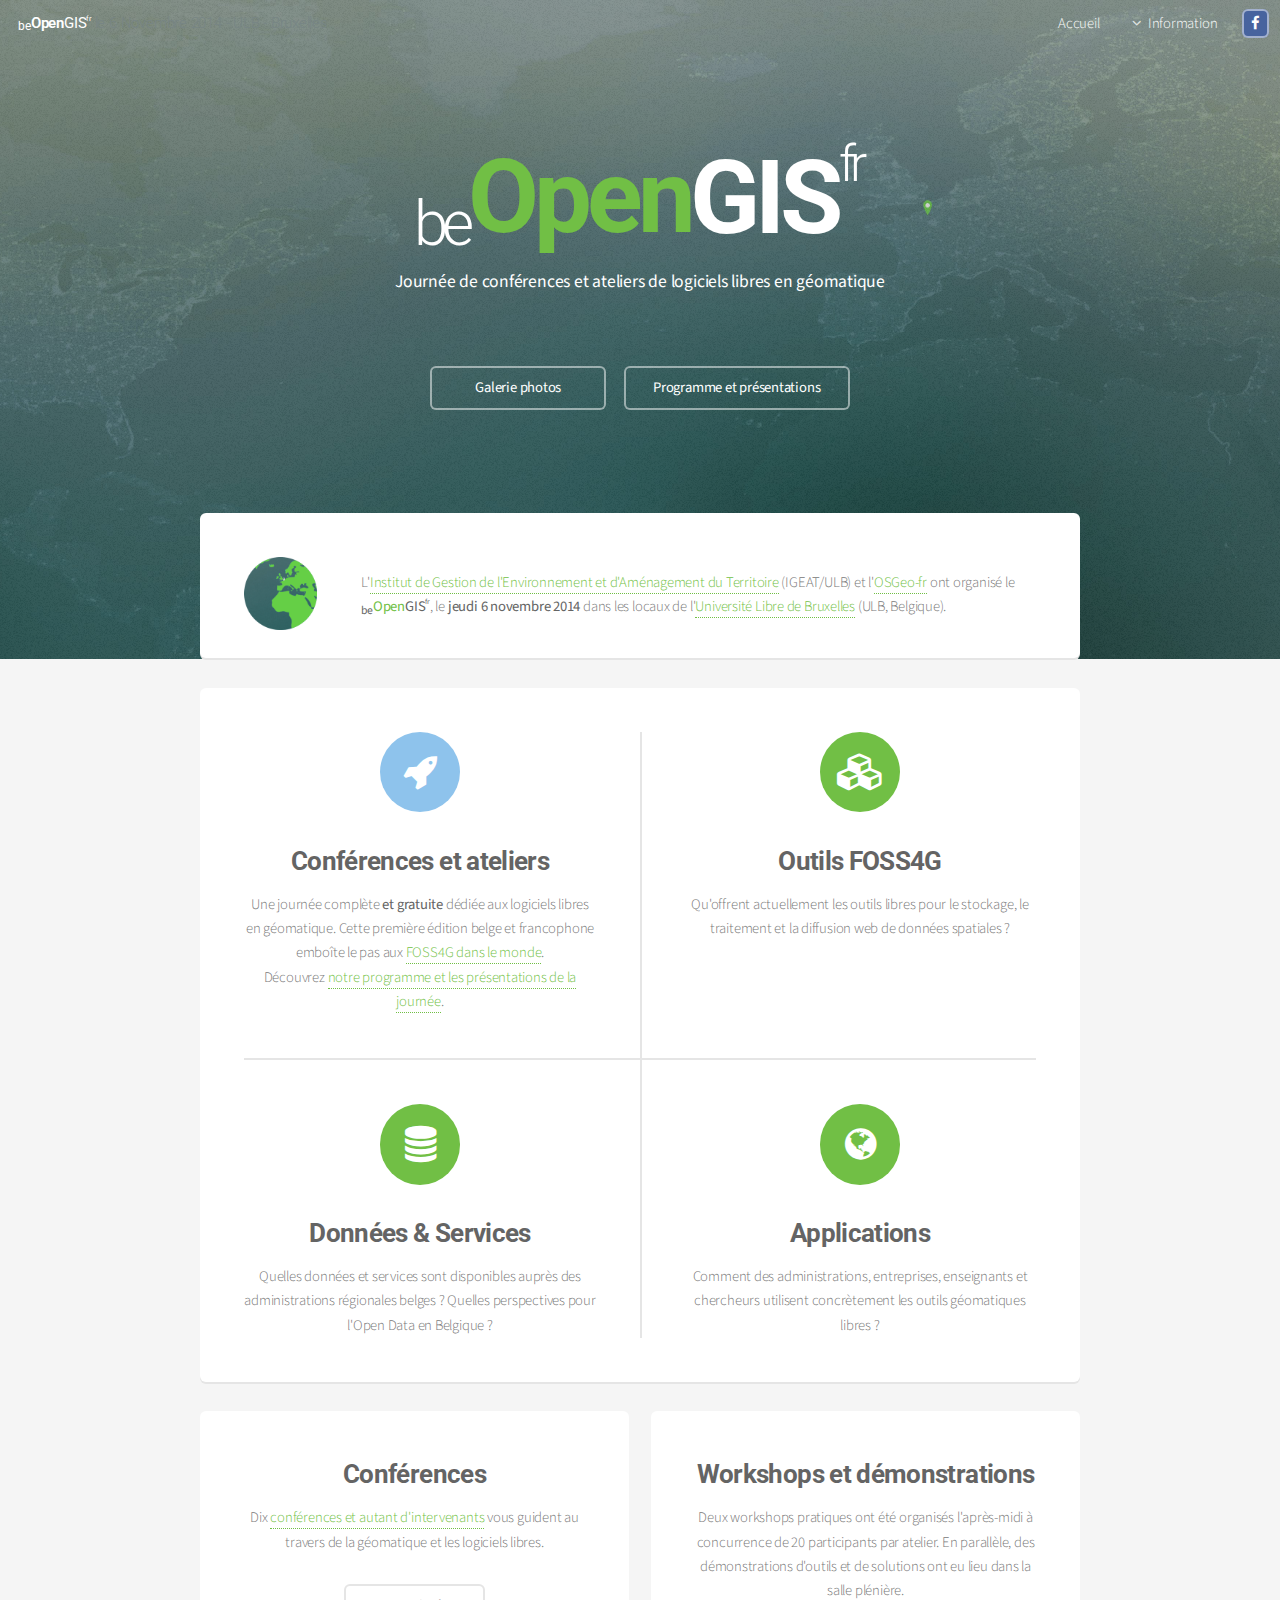
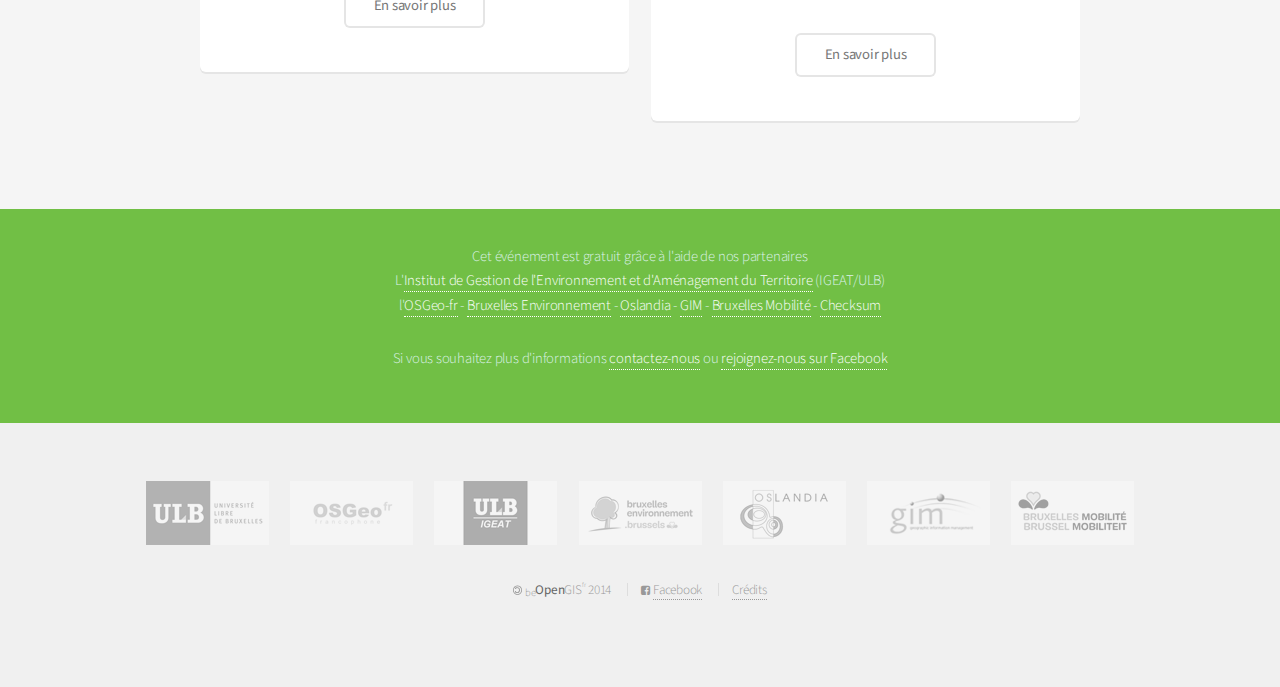
<file: index.html>
<!DOCTYPE HTML>
<html>
	<head>
		<title>be OpenGIS fr</title>
		<meta http-equiv="content-type" content="text/html; charset=utf-8" />
		<meta name="description" content="be OpenGIS fr, Journée de conférences et ateliers de logiciels libres en géomatique le 16 jeudi Novembre 2014 à l'Université Libre de Bruxelles" />
		<meta name="keywords" content="Geo, marker, GIS, Open Source, Bruxelles" />
		<!--[if lte IE 8]><script src="css/ie/html5shiv.js"></script><![endif]-->
		<script src="js/jquery.min.js" type="text/javascript"></script>
		<script src="js/jquery.dropotron.min.js" type="text/javascript"></script>
		<script src="js/jquery.scrollgress.min.js" type="text/javascript"></script>
		<script src="js/skel.min.js" type="text/javascript"></script>
		<script src="js/skel-layers.min.js" type="text/javascript"></script>
		<script src="js/init.js" type="text/javascript"></script>
		<script src="http://openlayers.org/en/v3.0.0/build/ol.js" type="text/javascript"></script>
		<noscript>
			<link rel="stylesheet" href="css/skel.css" />
			<link rel="stylesheet" href="css/style.css" />
			<link rel="stylesheet" href="css/style-wide.css" />
		</noscript>
		<!--[if lte IE 8]><link rel="stylesheet" href="css/ie/v8.css" /><![endif]-->
	</head>
	<body class="landing">

		<!-- Header -->
			<header id="header" class="alt">
				<h1><a href="index.html"><sub>be</sub><span>Open</span>GIS<sup>fr</sup></a> le 6 Novembre 2014 - ULB - Bruxelles</h1>
				<nav id="nav">
					<ul>
						<li><a href="index.html">Accueil</a></li>
						<li>
							<a href="" class="icon fa-angle-down">Information</a>
							<ul>
								<li><a href="a-propos.html">A propos</a></li>
								<li><a href="programme.html">Programme</a></li>								
								<li><a href="infos.html">Infos pratiques</a></li>
								<li><a href="contact.html">Contact</a></li>
							</ul>
						</li>
						<li><a href="https://www.facebook.com/beopengisfr" class="button icon fa-facebook default azul" title="Facebook"><span class="label">Facebook</span></a></li>
					</ul>
				</nav>
			</header>

		<!-- Banner -->
			<section id="banner">
				<h2><span>be</span><span>Open</span>GIS<sup>fr</sup></h2>
				<p style="font-weight:400">Journée de conférences et ateliers de logiciels libres en géomatique</p>
				<ul class="actions">
					<li><a href="photos.html" class="button">Galerie photos</a></li>
					<li><a href="programme.html" class="button">Programme et présentations</a></li>
				</ul>
			</section>

		<!-- Main -->
			<section id="main" class="container">
		
				<section class="box special">
					<header class="major logo">
						<img src="images/mundo.png"><p>L'<a href="http://igeat.ulb.ac.be/" title="IGEAT">Institut de Gestion de l'Environnement et d'Aménagement du Territoire</a> (IGEAT/ULB) et l'<a href="http://osgeo.asso.fr/" title="OSGeo francophone">OSGeo­-fr</a> ont organisé le <strong><sub>be</sub><span style="color:rgba(113,191,69,1);">Open</span>GIS<sup>fr</sup></strong>, le <strong>jeudi 6 novembre 2014</strong> dans les locaux de l'<a href="http://ulb.ac.be/" title="ULB">Université Libre de Bruxelles</a> (ULB, Belgique).</p>
					</header>
					<span class="image featured"><img src="images/pic01.jpg" alt="" /></span>
				</section>
						
				<section class="box special features">
					<div class="features-row">
						<section>
							<span class="icon major fa-rocket accent4"></span>
							<h3>Conférences et ateliers</h3>
							<p>Une journée complète <strong>et gratuite</strong> dédiée aux logiciels libres en géomatique. Cette première édition belge et francophone emboîte le pas aux <a href="http://2014.foss4g.org/">FOSS4G dans le monde</a>.<br />Découvrez <a href="programme.html">notre programme et les présentations de la journée</a>.</p>
						</section>
						<section>
							<span class="icon major fa-cubes accent2"></span>
							<h3>Outils FOSS4G</h3>
							<p>Qu'offrent actuellement les outils libres pour le stockage, le traitement et la diffusion web de données spatiales ? <strong></strong></p>
						</section>
					</div>
					<div class="features-row">
						<section>
							<span class="icon major fa-database accent2"></span>
							<h3>Données & Services</h3>
							<p>Quelles données et services sont disponibles auprès des administrations régionales belges ? Quelles perspectives pour l'Open Data en Belgique ?<strong> </strong></p>
						</section>
						<section>
							<span class="icon major fa-globe accent2"></span>
							<h3>Applications</h3>
							<p>Comment des administrations, entreprises, enseignants et chercheurs utilisent concrètement les outils géomatiques libres ? <strong></strong></p>
						</section>
					</div>
				</section>
					
				<div class="row">
					<div class="6u">

						<section class="box special">
							<span class="image featured"><img src="images/pic02.jpg" alt="" /></span>
							<h3>Conférences</h3>
							<p>Dix <a href="programme.html">conférences et autant d'intervenants</a> vous guident au travers de la géomatique et les logiciels libres.</p>
							<ul class="actions">
								<li><a href="a-propos.html" class="button alt">En savoir plus</a></li>
							</ul>
						</section>
						
					</div>
					<div class="6u">

						<section class="box special">
							<span class="image featured"><img src="images/pic03.jpg" alt="" /></span>
							<h3>Workshops et démonstrations</h3>
							<p>Deux workshops pratiques ont été organisés l'après-midi à concurrence de 20 participants par atelier. En parallèle, des démonstrations d'outils et de solutions ont eu lieu dans la salle plénière.</p>
							<ul class="actions">
								<li><a href="infos.html" class="button alt">En savoir plus</a></li>
							</ul>
						</section>

					</div>
				</div>

			</section>
			
		<!-- CTA -->
			<section id="cta">
				
				<p>Cet événement est gratuit grâce à l'aide de nos partenaires<br />
					L'<a href="http://igeat.ulb.ac.be/" title="IGEAT" style="color:#fff">Institut de Gestion de l'Environnement et d'Aménagement du Territoire</a> (IGEAT/ULB)<br />
					l'<a href="http://osgeo.asso.fr/" title="OSGeo francophone" style="color:#fff">OSGeo­-fr</a> - 
					<a href="http://www.bruxellesenvironnement.be/" title="Bruxelles Environnement" style="color:#fff">Bruxelles Environnement</a> - 
					<a href="http://www.oslandia.com" title="Oslandia" style="color:#fff">Oslandia</a> -
					<a href="http://www.gim.be/" title="Gim" style="color:#fff">GIM</a> -
					<a href="http://www.bruxellesmobilite.irisnet.be/" style="color:#fff">Bruxelles Mobilité</a> -
					<a href="http://checksum.be/" style="color:#fff">Checksum</a>
				</p>
				<p>Si vous souhaitez plus d'informations <a href="contact.html" style="color:#fff">contactez-nous</a> ou <a href="https://www.facebook.com/beopengisfr" title="Facebook" style="color:#fff">rejoignez-nous sur Facebook</a></p>
				
			</section>
			
	<!-- Footer -->
		<footer id="footer">
			<ul class="icons">
				<li><a href="http://www.ulb.ac.be/" class="icon ulb"><span class="label">ULB - Université Libre de Bruxelles</span></a></li>
				<li><a href="http://osgeo.asso.fr/" class="icon osgeofr"><span class="label">OSGEOfr</span></a></li>
				<li><a href="http://igeat.ulb.ac.be/" class="icon igeat"><span class="label">Igeat</span></a></li>
				<li><a href="http://www.bruxellesenvironnement.be/" class="icon ibge"><span class="label">Bruxelles Environnement</span></a></li>
				<li><a href="http://www.oslandia.com/" class="icon oslandia"><span class="label">Oslandia</span></a></li>
				<li><a href="http://www.gim.be/" class="icon gim"><span class="label">GIM</span></a></li>
				<li><a href="http://www.bruxellesmobilite.irisnet.be/" class="icon bxlmobilite"><span class="label">Bruxelles Mobilité</span></a></li>
			</ul>
			<ul class="copyleft">
				<li><i class="fa fa-copyright fa-flip-horizontal"></i> <sub>be</sub><strong>Open</strong>GIS<sup>fr</sup> 2014</li>
				<li><i class="fa fa-facebook-square"></i> <a href="https://www.facebook.com/beopengisfr" title="Facebook">Facebook </a></li>
				<li><a href="credits.html">Crédits</a></li>
			</ul>
		</footer>
		<script>
		  (function(i,s,o,g,r,a,m){i['GoogleAnalyticsObject']=r;i[r]=i[r]||function(){
		  (i[r].q=i[r].q||[]).push(arguments)},i[r].l=1*new Date();a=s.createElement(o),
		  m=s.getElementsByTagName(o)[0];a.async=1;a.src=g;m.parentNode.insertBefore(a,m)
		  })(window,document,'script','//www.google-analytics.com/analytics.js','ga');

		  ga('create', 'UA-163845-56', 'auto');
		  ga('send', 'pageview');
		</script>
	</body>
</html>
</file>
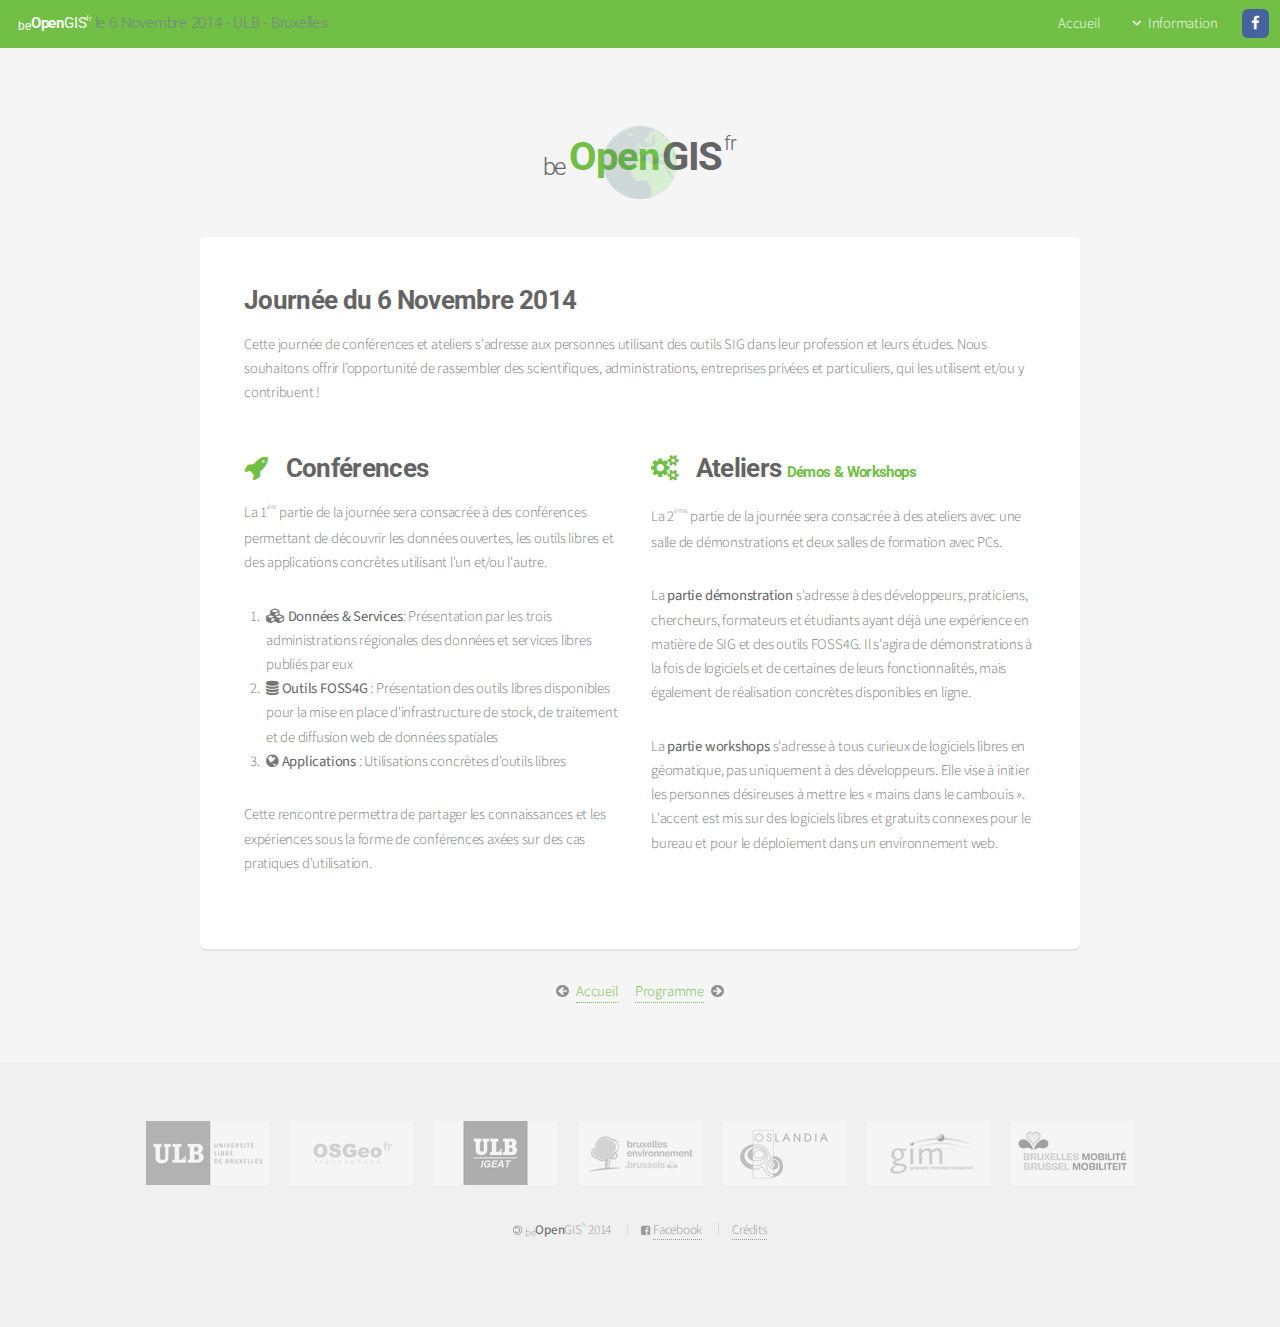
<file: a-propos.html>
<!DOCTYPE HTML>
<html>
	<head>
		<title>be OpenGIS fr</title>
		<meta http-equiv="content-type" content="text/html; charset=utf-8" />
		<meta name="description" content="be OpenGIS fr, Journée de conférences et ateliers de logiciels libres en géomatique le 16 jeudi Novembre 2014 à l'Université Libre de Bruxelles" />
		<meta name="keywords" content="Geo, marker, GIS, Open Source, Bruxelles" />
		<!--[if lte IE 8]><script src="css/ie/html5shiv.js"></script><![endif]-->
		<script src="js/jquery.min.js" type="text/javascript"></script>
		<script src="js/jquery.dropotron.min.js" type="text/javascript"></script>
		<script src="js/jquery.scrollgress.min.js" type="text/javascript"></script>
		<script src="js/skel.min.js" type="text/javascript"></script>
		<script src="js/skel-layers.min.js" type="text/javascript"></script>
		<script src="js/init.js" type="text/javascript"></script>
		<script src="http://openlayers.org/en/v3.0.0/build/ol.js" type="text/javascript"></script>
		<noscript>
			<link rel="stylesheet" href="css/skel.css" />
			<link rel="stylesheet" href="css/style.css" />
			<link rel="stylesheet" href="css/style-wide.css" />
		</noscript>
		<!--[if lte IE 8]><link rel="stylesheet" href="css/ie/v8.css" /><![endif]-->
	</head>
	<body>

		<!-- Header -->
			<header id="header">
				<h1><a href="index.html"><sub>be</sub><span>Open</span>GIS<sup>fr</sup></a> le 6 Novembre 2014 - ULB - Bruxelles</h1>
				<nav id="nav">
					<ul>
						<li><a href="index.html">Accueil</a></li>
						<li>
							<a href="" class="icon fa-angle-down">Information</a>
							<ul>
								<li><a href="a-propos.html">A propos</a></li>
								<li><a href="programme.html">Programme</a></li>								
								<li><a href="infos.html">Infos pratiques</a></li>
								<li><a href="contact.html">Contact</a></li>
							</ul>
						</li>
						<li><a href="https://www.facebook.com/beopengisfr" class="button icon fa-facebook default azul" title="Facebook"><span class="label">Facebook</span></a></li>
					</ul>
				</nav>
			</header>

		<!-- Main -->
			<section id="main" class="container">
				<header>
					<img src="images/mundo.png" style="width:5em;opacity:0.2;text-align:center;margin-bottom:-5.5em">
					<h2><sub style="font-weight:300;font-size:60%">be</sub><span>Open</span>GIS<sup>fr</sup></h2>			
				</header>
				<div class="box">
					<h3>Journée du 6 Novembre 2014</h3>
					<p>Cette journée de conférences et ateliers s'adresse aux personnes utilisant des outils SIG dans leur profession et leurs études. Nous souhaitons offrir l’opportunité de rassembler des scientifiques, administrations, entreprises privées et particuliers, qui les utilisent et/ou y contribuent !</p>
					<span class="image featured"><img src="images/pic01.jpg" alt="" /></span>
					<div class="row">
						<div class="6u">
							<h3><i class="fa fa-rocket" style="color:#71BF45;margin-right:0.5em"></i> Conférences</h3>
							<p>La 1<sup>ère</sup> partie de la journée sera consacrée à des conférences permettant de découvrir les données ouvertes, les outils libres et des applications concrètes utilisant l'un et/ou l'autre.</p>
							<ol>
							<li><i class="fa fa-cubes"></i> <strong>Données & Services</strong>: Présentation par les trois administrations régionales des données et services libres publiés par eux</li>
							<li><i class="fa fa-database"></i> <strong>Outils FOSS4G</strong> : Présentation des outils libres disponibles pour la mise en place d'infrastructure de stock, de traitement et de diffusion web de données spatiales</li>
							<li><i class="fa fa-globe"></i> <strong>Applications</strong> : Utilisations concrètes d'outils libres</li>
							</ol>
							<p>Cette rencontre permettra de partager les connaissances et les expériences sous la forme de conférences axées sur des cas pratiques d'utilisation.</p>
						</div>
						<div class="6u">
							<h3><i class="fa fa-cogs" style="color:#71BF45;margin-right:0.5em"></i> Ateliers <span style="font-size:60%; color:#71BF45"> Démos & Workshops </span></h3>
							<p>La 2<sup>ème</sup> partie de la journée sera consacrée à des ateliers avec une salle de démonstrations et deux salles de formation avec PCs.</p>
							<p>La <strong>partie démonstration</strong> s'adresse à des développeurs, praticiens, chercheurs, formateurs et étudiants ayant déjà une expérience en matière de SIG et des outils FOSS4G. Il s'agira de démonstrations à la fois de logiciels et de certaines de leurs fonctionnalités, mais également de réalisation concrètes disponibles en ligne.</p>
							<p>La <strong>partie workshops</strong> s'adresse à tous curieux de logiciels libres en géomatique, pas uniquement à des développeurs. Elle vise à initier les personnes désireuses à mettre les « mains dans le cambouis ». L'accent est mis sur des logiciels libres et gratuits connexes pour le bureau et pour le déploiement dans un environnement web.</p>
						</div>
					</div>
				</div>
				<div class="nav bottom"><prev></prev><a href="index.html" title="Accueil">Accueil</a> <a href="programme.html" title="Programme">Programme</a><next></next></div>
			</section>

		<!-- Footer -->
		<footer id="footer">
			<ul class="icons">
				<li><a href="http://www.ulb.ac.be/" class="icon ulb"><span class="label">ULB - Université Libre de Bruxelles</span></a></li>
				<li><a href="http://osgeo.asso.fr/" class="icon osgeofr"><span class="label">OSGEOfr</span></a></li>
				<li><a href="http://igeat.ulb.ac.be/" class="icon igeat"><span class="label">Igeat</span></a></li>
				<li><a href="http://www.bruxellesenvironnement.be/" class="icon ibge"><span class="label">Bruxelles Environnement</span></a></li>
				<li><a href="http://www.oslandia.com/" class="icon oslandia"><span class="label">Oslandia</span></a></li>
				<li><a href="http://www.gim.be/" class="icon gim"><span class="label">GIM</span></a></li>
				<li><a href="http://www.bruxellesmobilite.irisnet.be/" class="icon bxlmobilite"><span class="label">Bruxelles Mobilité</span></a></li>
			</ul>
			<ul class="copyleft">
				<li><i class="fa fa-copyright fa-flip-horizontal"></i> <sub>be</sub><strong>Open</strong>GIS<sup>fr</sup> 2014</li>
				<li><i class="fa fa-facebook-square"></i> <a href="https://www.facebook.com/beopengisfr" title="Facebook">Facebook </a></li>
				<li><a href="credits.html">Crédits</a></li>
			</ul>
		</footer>
		<script>
		  (function(i,s,o,g,r,a,m){i['GoogleAnalyticsObject']=r;i[r]=i[r]||function(){
		  (i[r].q=i[r].q||[]).push(arguments)},i[r].l=1*new Date();a=s.createElement(o),
		  m=s.getElementsByTagName(o)[0];a.async=1;a.src=g;m.parentNode.insertBefore(a,m)
		  })(window,document,'script','//www.google-analytics.com/analytics.js','ga');

		  ga('create', 'UA-163845-56', 'auto');
		  ga('send', 'pageview');
		</script>
	</body>
</html>
</file>
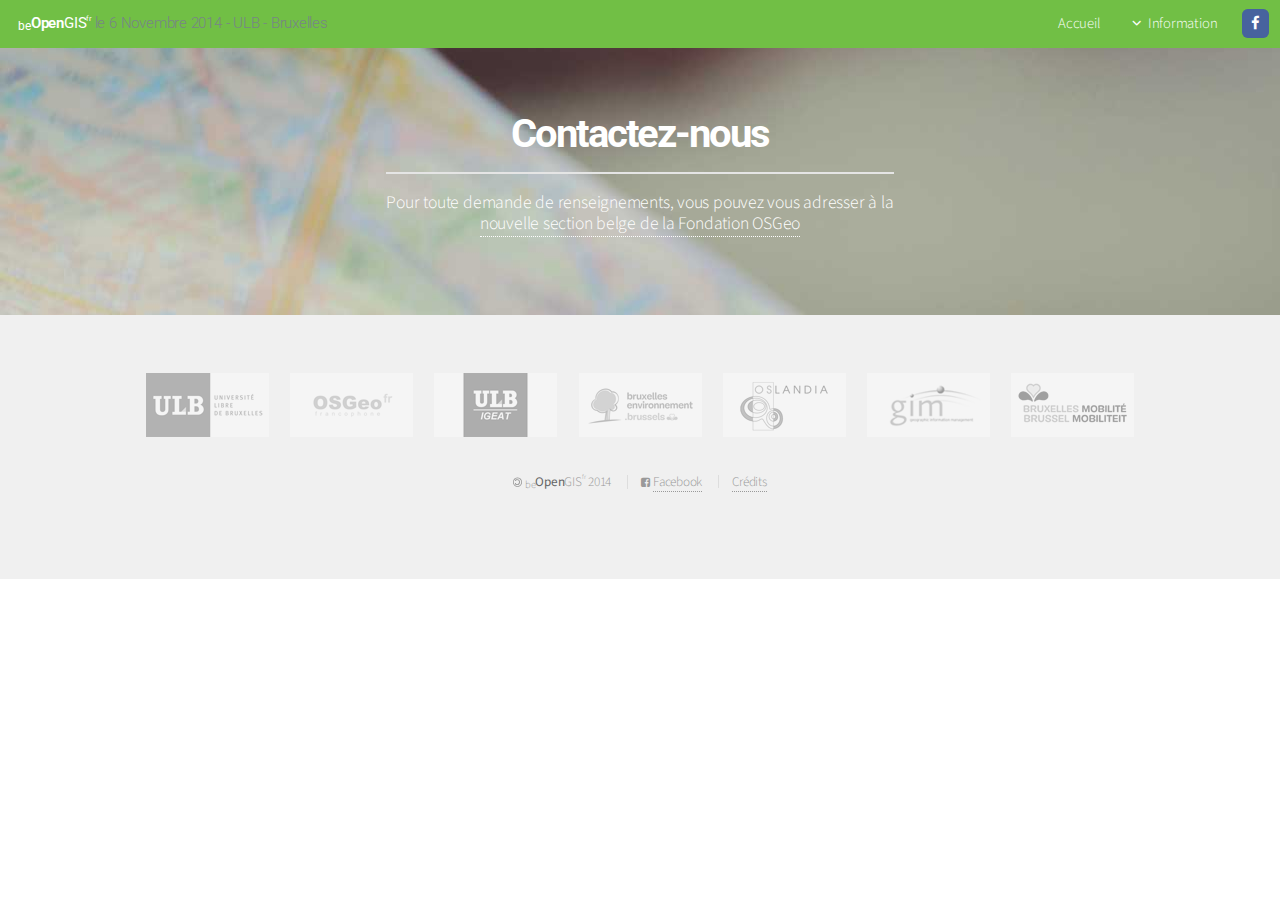
<file: contact.html>
<!DOCTYPE HTML>
<html>
	<head>
		<title>be OpenGIS fr</title>
		<meta http-equiv="content-type" content="text/html; charset=utf-8" />
		<meta name="description" content="be OpenGIS fr, Journée de conférences et ateliers de logiciels libres en géomatique le 16 jeudi Novembre 2014 à l'Université Libre de Bruxelles" />
		<meta name="keywords" content="Geo, marker, GIS, Open Source, Bruxelles" />
		<!--[if lte IE 8]><script src="css/ie/html5shiv.js"></script><![endif]-->
		<script src="js/jquery.min.js" type="text/javascript"></script>
		<script src="js/jquery.dropotron.min.js" type="text/javascript"></script>
		<script src="js/jquery.scrollgress.min.js" type="text/javascript"></script>
		<script src="js/skel.min.js" type="text/javascript"></script>
		<script src="js/skel-layers.min.js" type="text/javascript"></script>
		<script src="js/init.js" type="text/javascript"></script>
		<script src="http://openlayers.org/en/v3.0.0/build/ol.js" type="text/javascript"></script>
		<noscript>
			<link rel="stylesheet" href="css/skel.css" />
			<link rel="stylesheet" href="css/style.css" />
			<link rel="stylesheet" href="css/style-wide.css" />
		</noscript>
		<!--[if lte IE 8]><link rel="stylesheet" href="css/ie/v8.css" /><![endif]-->
	</head>
	<body class="trans">

		<!-- Header -->
			<header id="header">
				<h1><a href="index.html"><sub>be</sub><span>Open</span>GIS<sup>fr</sup></a> le 6 Novembre 2014 - ULB - Bruxelles</h1>
				<nav id="nav">
					<ul>
						<li><a href="index.html">Accueil</a></li>
						<li>
							<a href="" class="icon fa-angle-down">Information</a>
							<ul>
								<li><a href="a-propos.html">A propos</a></li>
								<li><a href="programme.html">Programme</a></li>								
								<li><a href="infos.html">Infos pratiques</a></li>
								<li><a href="contact.html">Contact</a></li>
							</ul>
						</li>
						<li><a href="https://www.facebook.com/beopengisfr" class="button icon fa-facebook default azul" title="Facebook"><span class="label">Facebook</span></a></li>
					</ul>
				</nav>
			</header>

		<!-- Main -->
				<!-- Banner -->
			<section id="banner" style="padding:0.8em 0 0 0;background-image:url(images/banner2.jpg)">

				<section id="main" class="container small">
				<header style="margin-bottom:0">
					<h2>Contactez-nous</h2>
					<p style="color:#fff">Pour toute demande de renseignements, vous pouvez vous adresser à la <br><a style="color:#fff" href="http://wiki.osgeo.org/wiki/Belgium"> nouvelle section belge de la Fondation OSGeo</a></p>
				</header>
			</section>
		</section>
			
			
		<!-- Footer -->
		<footer id="footer">
			<ul class="icons">
				<li><a href="http://www.ulb.ac.be/" class="icon ulb"><span class="label">ULB - Université Libre de Bruxelles</span></a></li>
				<li><a href="http://osgeo.asso.fr/" class="icon osgeofr"><span class="label">OSGEOfr</span></a></li>
				<li><a href="http://igeat.ulb.ac.be/" class="icon igeat"><span class="label">Igeat</span></a></li>
				<li><a href="http://www.bruxellesenvironnement.be/" class="icon ibge"><span class="label">Bruxelles Environnement</span></a></li>
				<li><a href="http://www.oslandia.com/" class="icon oslandia"><span class="label">Oslandia</span></a></li>
				<li><a href="http://www.gim.be/" class="icon gim"><span class="label">GIM</span></a></li>
				<li><a href="http://www.bruxellesmobilite.irisnet.be/" class="icon bxlmobilite"><span class="label">Bruxelles Mobilité</span></a></li>
			</ul>
			<ul class="copyleft">
				<li><i class="fa fa-copyright fa-flip-horizontal"></i> <sub>be</sub><strong>Open</strong>GIS<sup>fr</sup> 2014</li>
				<li><i class="fa fa-facebook-square"></i> <a href="https://www.facebook.com/beopengisfr" title="Facebook">Facebook </a></li>
				<li><a href="credits.html">Crédits</a></li>
			</ul>
		</footer>
		<script>
		  (function(i,s,o,g,r,a,m){i['GoogleAnalyticsObject']=r;i[r]=i[r]||function(){
		  (i[r].q=i[r].q||[]).push(arguments)},i[r].l=1*new Date();a=s.createElement(o),
		  m=s.getElementsByTagName(o)[0];a.async=1;a.src=g;m.parentNode.insertBefore(a,m)
		  })(window,document,'script','//www.google-analytics.com/analytics.js','ga');

		  ga('create', 'UA-163845-56', 'auto');
		  ga('send', 'pageview');
		</script>
	</body>
</html>
</file>
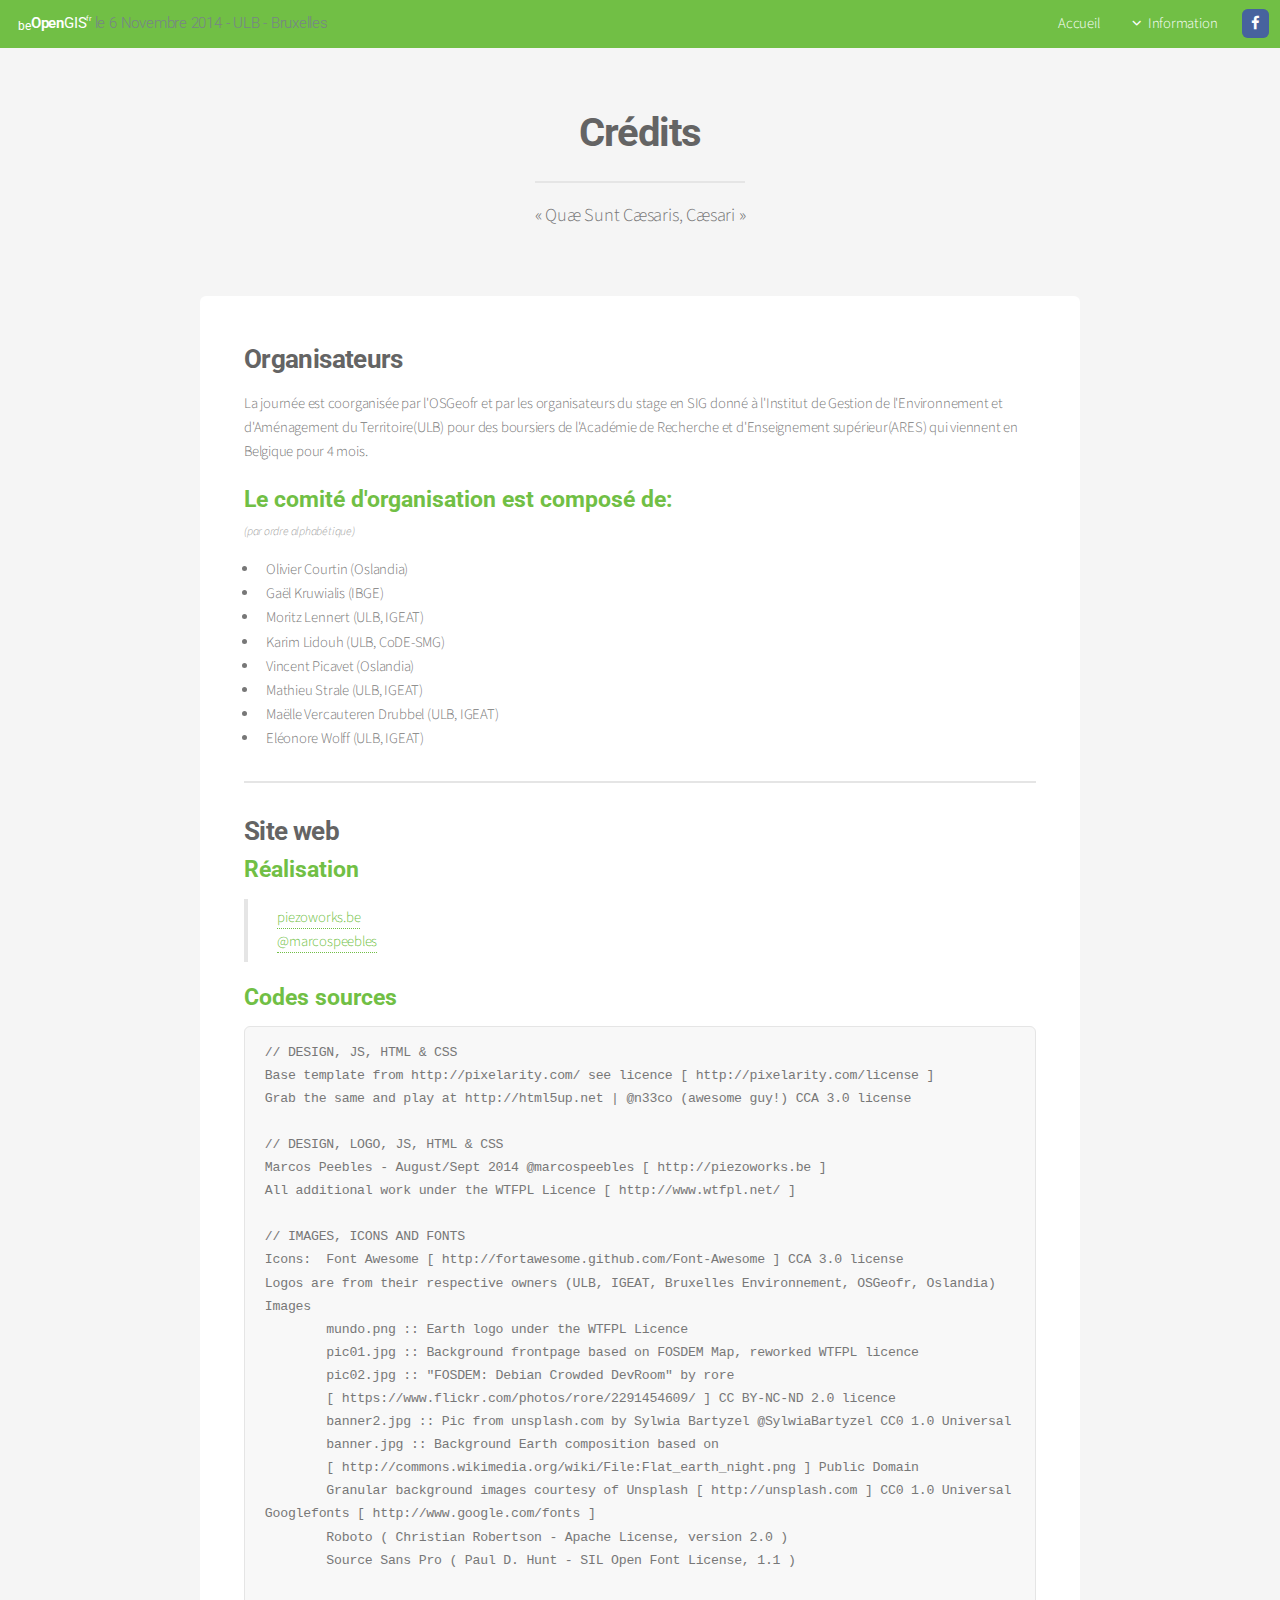
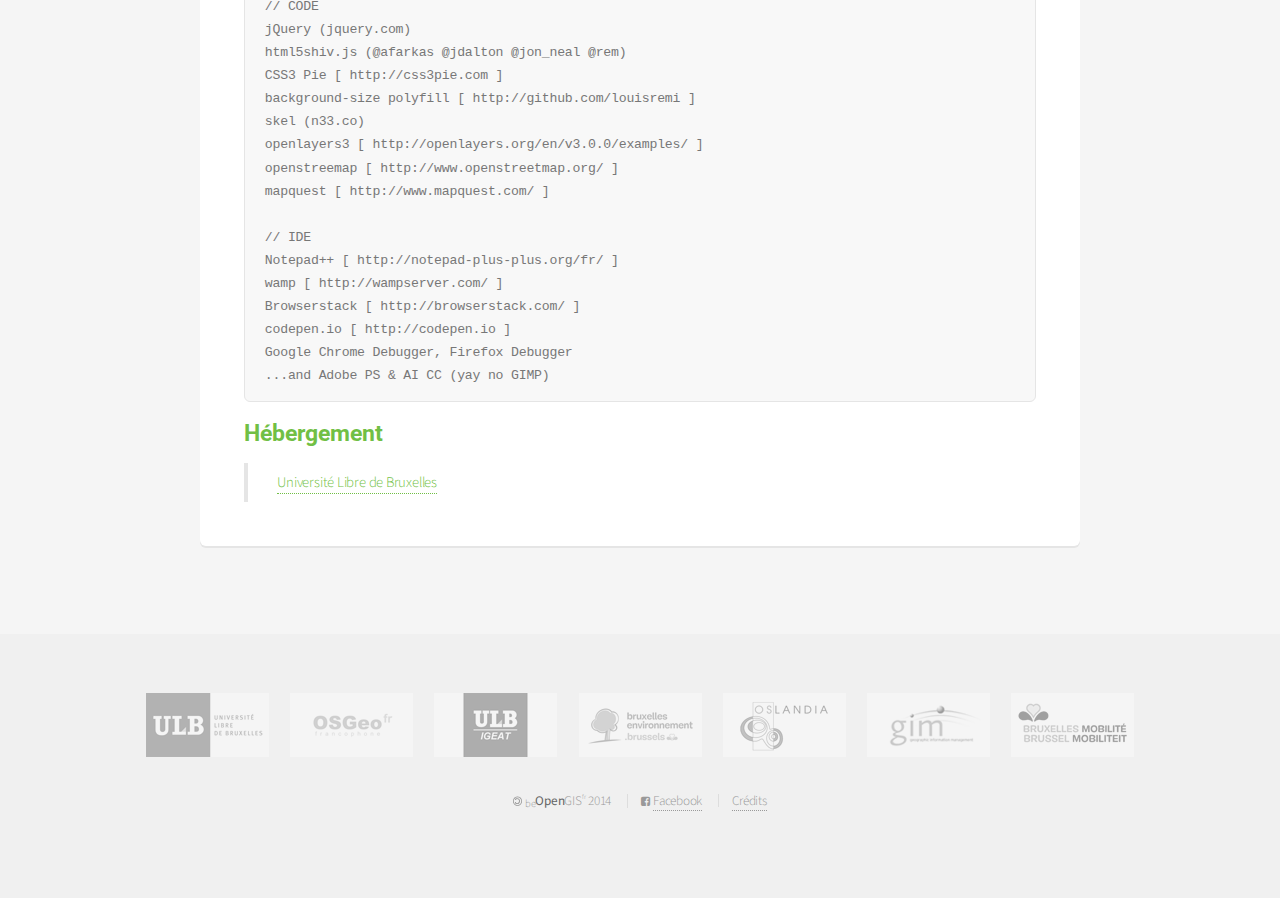
<file: credits.html>
<!DOCTYPE HTML>
<html>
	<head>
		<title>be OpenGIS fr</title>
		<meta http-equiv="content-type" content="text/html; charset=utf-8" />
		<meta name="description" content="be OpenGIS fr, Journée de conférences et ateliers de logiciels libres en géomatique le 16 jeudi Novembre 2014 à l'Université Libre de Bruxelles" />
		<meta name="keywords" content="Geo, marker, GIS, Open Source, Bruxelles" />
		<!--[if lte IE 8]><script src="css/ie/html5shiv.js"></script><![endif]-->
		<script src="js/jquery.min.js" type="text/javascript"></script>
		<script src="js/jquery.dropotron.min.js" type="text/javascript"></script>
		<script src="js/jquery.scrollgress.min.js" type="text/javascript"></script>
		<script src="js/skel.min.js" type="text/javascript"></script>
		<script src="js/skel-layers.min.js" type="text/javascript"></script>
		<script src="js/init.js" type="text/javascript"></script>
		<script src="http://openlayers.org/en/v3.0.0/build/ol.js" type="text/javascript"></script>
		<noscript>
			<link rel="stylesheet" href="css/skel.css" />
			<link rel="stylesheet" href="css/style.css" />
			<link rel="stylesheet" href="css/style-wide.css" />
		</noscript>
		<!--[if lte IE 8]><link rel="stylesheet" href="css/ie/v8.css" /><![endif]-->
	</head>
	<body>

		<!-- Header -->
			<header id="header">
				<h1><a href="index.html"><sub>be</sub><span>Open</span>GIS<sup>fr</sup></a> le 6 Novembre 2014 - ULB - Bruxelles</h1>
				<nav id="nav">
					<ul>
						<li><a href="index.html">Accueil</a></li>
						<li>
							<a href="" class="icon fa-angle-down">Information</a>
							<ul>
								<li><a href="a-propos.html">A propos</a></li>
								<li><a href="programme.html">Programme</a></li>								
								<li><a href="infos.html">Infos pratiques</a></li>
								<li><a href="contact.html">Contact</a></li>
							</ul>
						</li>
						<li><a href="https://www.facebook.com/beopengisfr" class="button icon fa-facebook default azul" title="Facebook"><span class="label">Facebook</span></a></li>
					</ul>
				</nav>
			</header>

		<!-- Main -->
			<section id="main" class="container">
				<header>
					<h2>Crédits</h2>
					<p>« Quæ Sunt Cæsaris, Cæsari »</p>
				</header>
				<div class="row">
					<div class="12u">

						<!-- Text -->
							<section class="box">
								<h3>Organisateurs</h3>
								<p>La journée est co­organisée par l'OSGeo­fr et par les organisateurs du stage en SIG donné à l'Institut de Gestion de l'Environnement et d'Aménagement du Territoire(ULB) pour des boursiers de l'Académie de Recherche et d'Enseignement supérieur(ARES) qui viennent en Belgique pour 4 mois.</p>							
								<header>
									<h4>Le comité d'organisation est composé de:</h4><p>(par ordre alphabétique)</p>
									<ul>
										<li>Olivier Courtin (Oslandia)</li>
										<li>Gaël Kruwialis (IBGE)</li>
										<li>Moritz Lennert (ULB, IGEAT)</li>
										<li>Karim Lidouh (ULB, CoDE-SMG)</li>
										<li>Vincent Picavet (Oslandia)</li>
										<li>Mathieu Strale (ULB, IGEAT)</li>
										<li>Maëlle Vercauteren Drubbel (ULB, IGEAT)</li>
										<li>Eléonore Wolff (ULB, IGEAT)</li>
									</ul>
								</header>
								

								<hr />
								
								<h3>Site web</h3>
								<h4>Réalisation</h4>
								<blockquote style="font-style:normal"><a href="http://piezoworks.be" title="piezoworks">piezoworks.be</a><br /><a href="http://twitter.com/MarcosPeebles" title="Marcos Peebles">@marcospeebles</a></blockquote>

								<h4>Codes sources</h4>
								<pre>// DESIGN, JS, HTML & CSS
Base template from http://pixelarity.com/ see licence [ http://pixelarity.com/license ]
Grab the same and play at http://html5up.net | @n33co (awesome guy!) CCA 3.0 license
								
// DESIGN, LOGO, JS, HTML & CSS
Marcos Peebles - August/Sept 2014 @marcospeebles [ http://piezoworks.be ]
All additional work under the WTFPL Licence [ http://www.wtfpl.net/ ]

// IMAGES, ICONS AND FONTS
Icons:	Font Awesome [ http://fortawesome.github.com/Font-Awesome ] CCA 3.0 license
Logos are from their respective owners (ULB, IGEAT, Bruxelles Environnement, OSGeofr, Oslandia)
Images
	mundo.png :: Earth logo under the WTFPL Licence
	pic01.jpg :: Background frontpage based on FOSDEM Map, reworked WTFPL licence
	pic02.jpg :: "FOSDEM: Debian Crowded DevRoom" by rore
	[ https://www.flickr.com/photos/rore/2291454609/ ] CC BY-NC-ND 2.0 licence
	banner2.jpg :: Pic from unsplash.com by Sylwia Bartyzel @SylwiaBartyzel CC0 1.0 Universal
	banner.jpg :: Background Earth composition based on
	[ http://commons.wikimedia.org/wiki/File:Flat_earth_night.png ] Public Domain
	Granular background images courtesy of Unsplash [ http://unsplash.com ] CC0 1.0 Universal
Googlefonts [ http://www.google.com/fonts ]
	Roboto ( Christian Robertson - Apache License, version 2.0 )
	Source Sans Pro ( Paul D. Hunt - SIL Open Font License, 1.1 )

// CODE
jQuery (jquery.com)
html5shiv.js (@afarkas @jdalton @jon_neal @rem)
CSS3 Pie [ http://css3pie.com ]
background-size polyfill [ http://github.com/louisremi ]
skel (n33.co)
openlayers3 [ http://openlayers.org/en/v3.0.0/examples/ ]
openstreemap [ http://www.openstreetmap.org/ ]
mapquest [ http://www.mapquest.com/ ]

// IDE
Notepad++ [ http://notepad-plus-plus.org/fr/ ]
wamp [ http://wampserver.com/ ]
Browserstack [ http://browserstack.com/ ]
codepen.io [ http://codepen.io ]
Google Chrome Debugger, Firefox Debugger
...and Adobe PS & AI CC (yay no GIMP) 
</pre>
								<h4>Hébergement</h4>
								<blockquote style="font-style:normal"><a href="http://www.ulb.be" title="ULB">Université Libre de Bruxelles</a></blockquote>
							</section>

					</div>
				</div>
			</section>
			
		<!-- Footer -->
		<footer id="footer">
			<ul class="icons">
				<li><a href="http://www.ulb.ac.be/" class="icon ulb"><span class="label">ULB - Université Libre de Bruxelles</span></a></li>
				<li><a href="http://osgeo.asso.fr/" class="icon osgeofr"><span class="label">OSGEOfr</span></a></li>
				<li><a href="http://igeat.ulb.ac.be/" class="icon igeat"><span class="label">Igeat</span></a></li>
				<li><a href="http://www.bruxellesenvironnement.be/" class="icon ibge"><span class="label">Bruxelles Environnement</span></a></li>
				<li><a href="http://www.oslandia.com/" class="icon oslandia"><span class="label">Oslandia</span></a></li>
				<li><a href="http://www.gim.be/" class="icon gim"><span class="label">GIM</span></a></li>
				<li><a href="http://www.bruxellesmobilite.irisnet.be/" class="icon bxlmobilite"><span class="label">Bruxelles Mobilité</span></a></li>
			</ul>
			<ul class="copyleft">
				<li><i class="fa fa-copyright fa-flip-horizontal"></i> <sub>be</sub><strong>Open</strong>GIS<sup>fr</sup> 2014</li>
				<li><i class="fa fa-facebook-square"></i> <a href="https://www.facebook.com/beopengisfr" title="Facebook">Facebook </a></li>
				<li><a href="credits.html">Crédits</a></li>
			</ul>
		</footer>
		<script>
		  (function(i,s,o,g,r,a,m){i['GoogleAnalyticsObject']=r;i[r]=i[r]||function(){
		  (i[r].q=i[r].q||[]).push(arguments)},i[r].l=1*new Date();a=s.createElement(o),
		  m=s.getElementsByTagName(o)[0];a.async=1;a.src=g;m.parentNode.insertBefore(a,m)
		  })(window,document,'script','//www.google-analytics.com/analytics.js','ga');

		  ga('create', 'UA-163845-56', 'auto');
		  ga('send', 'pageview');
		</script>
	</body>
</html>
</file>
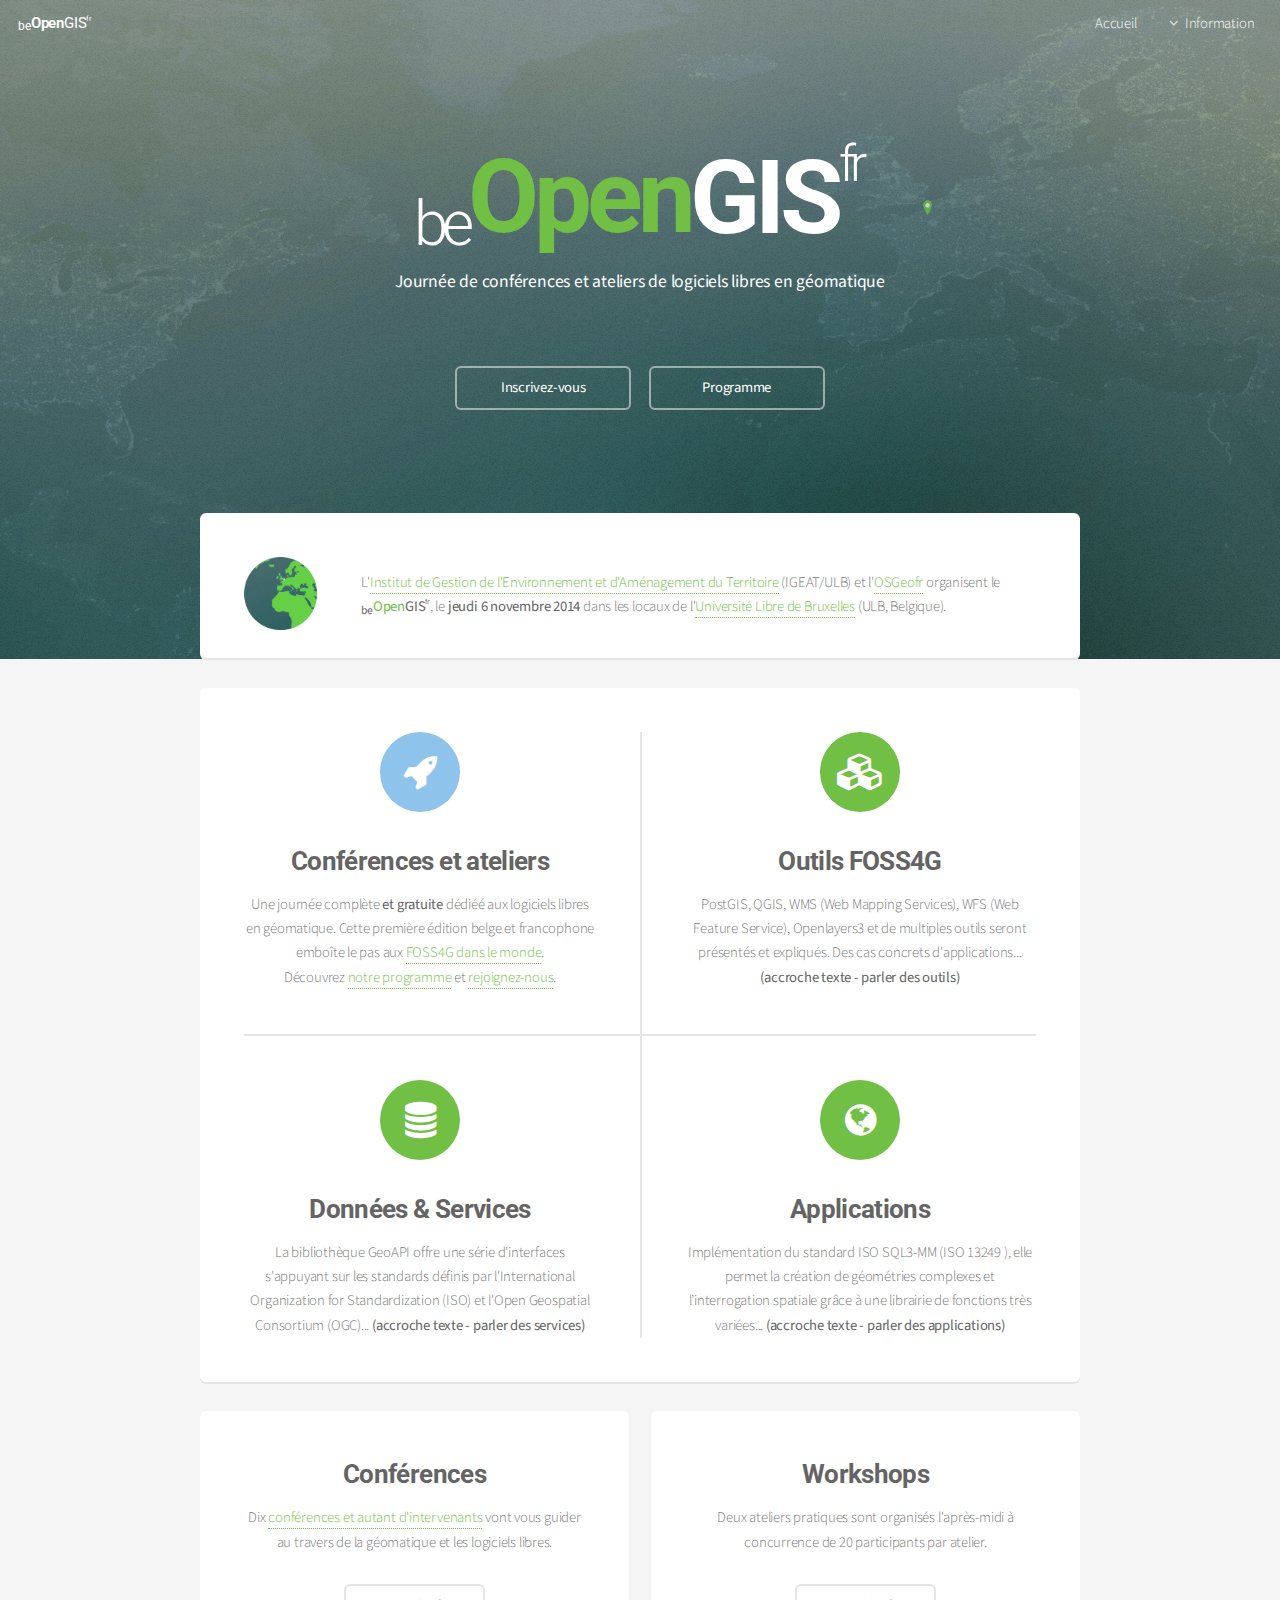
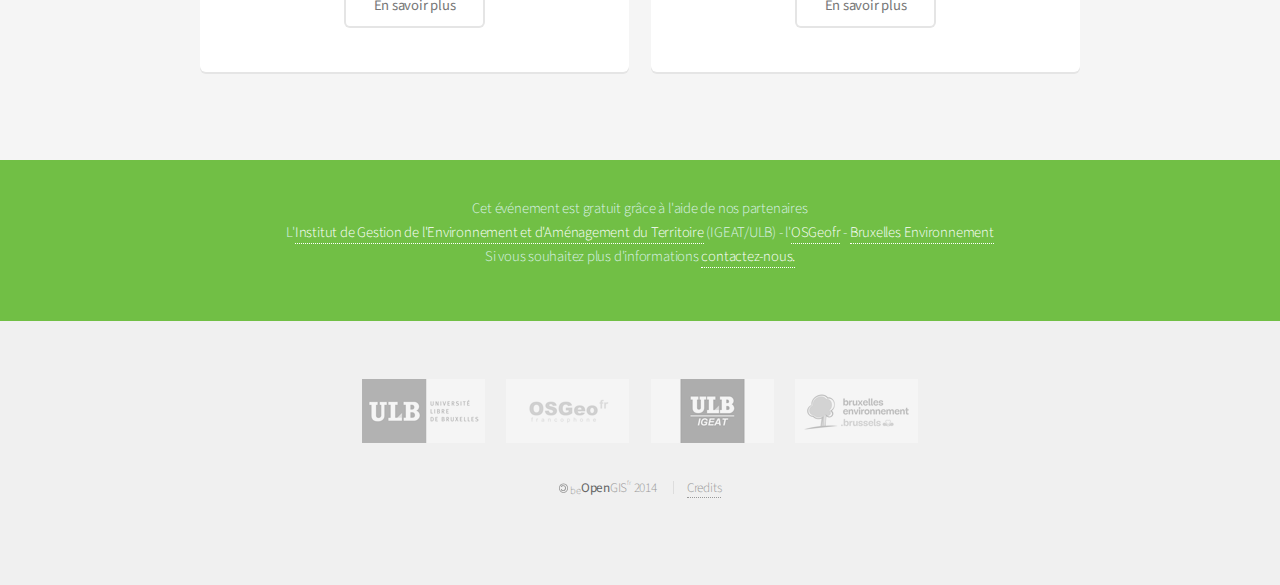
<file: index_.html>
<!DOCTYPE HTML>
<html>
	<head>
		<title>be OpenGIS fr</title>
		<meta http-equiv="content-type" content="text/html; charset=utf-8" />
		<meta name="description" content="be OpenGIS fr, Journée de conférences et ateliers de logiciels libres en géomatique le 16 jeudi Novembre 2014 à l'Université Libre de Bruxelles" />
		<meta name="keywords" content="Geo, marker, GIS, Open Source, Bruxelles" />
		<!--[if lte IE 8]><script src="css/ie/html5shiv.js"></script><![endif]-->
		<script src="js/jquery.min.js" type="text/javascript"></script>
		<script src="js/jquery.dropotron.min.js" type="text/javascript"></script>
		<script src="js/jquery.scrollgress.min.js" type="text/javascript"></script>
		<script src="js/skel.min.js" type="text/javascript"></script>
		<script src="js/skel-layers.min.js" type="text/javascript"></script>
		<script src="js/init.js" type="text/javascript"></script>
		<script src="http://openlayers.org/en/v3.0.0/build/ol.js" type="text/javascript"></script>
		<noscript>
			<link rel="stylesheet" href="css/skel.css" />
			<link rel="stylesheet" href="css/style.css" />
			<link rel="stylesheet" href="css/style-wide.css" />
		</noscript>
		<!--[if lte IE 8]><link rel="stylesheet" href="css/ie/v8.css" /><![endif]-->
	</head>
	<body class="landing">

		<!-- Header -->
			<header id="header" class="alt">
				<h1><a href="index.html"><sub>be</sub><span>Open</span>GIS<sup>fr</sup></a> le 6 Novembre 2014 - ULB - Bruxelles</h1>
				<nav id="nav">
					<ul>
						<li><a href="index.html">Accueil</a></li>
						<li>
							<a href="" class="icon fa-angle-down">Information</a>
							<ul>
								<li><a href="a-propos.html">A propos</a></li>
								<li><a href="programme.html">Programme</a></li>								
								<li><a href="infos.html">Infos pratiques</a></li>
								<li><a href="contact.html">Contact</a></li>
							</ul>
						</li>
					</ul>
				</nav>
			</header>

		<!-- Banner -->
			<section id="banner">
				<h2><span>be</span><span>Open</span>GIS<sup>fr</sup></h2>
				<p style="font-weight:400">Journée de conférences et ateliers de logiciels libres en géomatique</p>
				<ul class="actions">
					<li><a href="inscription.html" class="button">Inscrivez-vous</a></li>
					<li><a href="programme.html" class="button">Programme</a></li>
				</ul>
			</section>

		<!-- Main -->
			<section id="main" class="container">
		
				<section class="box special">
					<header class="major logo">
						<img src="images/mundo.png"><p>L'<a href="http://igeat.ulb.ac.be/" title="IGEAT">Institut de Gestion de l'Environnement et d'Aménagement du Territoire</a> (IGEAT/ULB) et l'<a href="http://osgeo.asso.fr/" title="OSGeo francophone">OSGeo­fr</a> organisent le <strong><sub>be</sub><span style="color:rgba(113,191,69,1);">Open</span>GIS<sup>fr</sup></strong>, le <strong>jeudi 6 novembre 2014</strong> dans les locaux de l'<a href="http://ulb.ac.be/" title="ULB">Université Libre de Bruxelles</a> (ULB, Belgique).</p>
					</header>
					<span class="image featured"><img src="images/pic01.jpg" alt="" /></span>
				</section>
						
				<section class="box special features">
					<div class="features-row">
						<section>
							<span class="icon major fa-rocket accent4"></span>
							<h3>Conférences et ateliers</h3>
							<p>Une journée complète <strong>et gratuite</strong> dédiéé aux logiciels libres en géomatique. Cette première édition belge et francophone emboîte le pas aux <a href="http://2014.foss4g.org/">FOSS4G dans le monde</a>.<br />Découvrez <a href="inscription.html">notre programme</a> et <a href="inscription.html">rejoignez-nous</a>.</p>
						</section>
						<section>
							<span class="icon major fa-cubes accent2"></span>
							<h3>Outils FOSS4G</h3>
							<p>PostGIS, QGIS, WMS (Web Mapping Services), WFS (Web Feature Service), Openlayers3 et de multiples outils seront présentés et expliqués. Des cas concrets d'applications... <strong>(accroche texte - parler des outils)</strong></p>
						</section>
					</div>
					<div class="features-row">
						<section>
							<span class="icon major fa-database accent2"></span>
							<h3>Données & Services</h3>
							<p>La bibliothèque GeoAPI offre une série d'interfaces s'appuyant sur les standards définis par l'International Organization for Standardization (ISO) et l'Open Geospatial Consortium (OGC)... <strong>(accroche texte - parler des services)</strong></p>
						</section>
						<section>
							<span class="icon major fa-globe accent2"></span>
							<h3>Applications</h3>
							<p>Implémentation du standard ISO SQL3-MM (ISO 13249 ), elle permet la création de géométries complexes et l’interrogation spatiale grâce à une librairie de fonctions très variées... <strong>(accroche texte - parler des applications)</strong></p>
						</section>
					</div>
				</section>
					
				<div class="row">
					<div class="6u">

						<section class="box special">
							<span class="image featured"><img src="images/pic02.jpg" alt="" /></span>
							<h3>Conférences</h3>
							<p>Dix <a href="programme.html">conférences et autant d'intervenants</a> vont vous guider au travers de la géomatique et les logiciels libres.</p>
							<ul class="actions">
								<li><a href="a-propos.html" class="button alt">En savoir plus</a></li>
							</ul>
						</section>
						
					</div>
					<div class="6u">

						<section class="box special">
							<span class="image featured"><img src="images/pic03.jpg" alt="" /></span>
							<h3>Workshops</h3>
							<p>Deux ateliers pratiques sont organisés l'après-midi à concurrence de 20 participants par atelier.</p>
							<ul class="actions">
								<li><a href="infos.html" class="button alt">En savoir plus</a></li>
							</ul>
						</section>

					</div>
				</div>

			</section>
			
		<!-- CTA -->
			<section id="cta">
				
				
				<p>Cet événement est gratuit grâce à l'aide de nos partenaires<br />
				L'<a href="http://igeat.ulb.ac.be/" title="IGEAT" style="color:#fff">Institut de Gestion de l'Environnement et d'Aménagement du Territoire</a> (IGEAT/ULB) - l'<a href="http://osgeo.asso.fr/" title="OSGeo francophone" style="color:#fff">OSGeo­fr</a> - <a href="http://www.bruxellesenvironnement.be/" title="Bruxelles Environnement" style="color:#fff">Bruxelles Environnement</a><br />
				Si vous souhaitez plus d'informations <a href="contact.html" style="color:#fff">contactez-nous.</a></p>
				
				
				
			</section>
			
		<!-- Footer -->
		<footer id="footer">
			<ul class="icons">
				<li><a href="http://www.ulb.ac.be/" class="icon ulb"><span class="label">ULB - Université Libre de Bruxelles</span></a></li>
				<li><a href="http://osgeo.asso.fr/" class="icon osgeofr"><span class="label">OSGEOfr</span></a></li>
				<li><a href="http://igeat.ulb.ac.be/" class="icon igeat"><span class="label">Igeat</span></a></li>
				<li><a href="http://www.bruxellesenvironnement.be/" class="icon ibge"><span class="label">Bruxelles Environnement</span></a></li>
			</ul>
			<ul class="copyleft">
				<li><i class="fa fa-copyright fa-flip-horizontal"></i> <sub>be</sub><strong>Open</strong>GIS<sup>fr</sup> 2014</li>
				<li><a href="credits.html">Credits</a></li>
			</ul>
		</footer>
	</body>
</html>
</file>
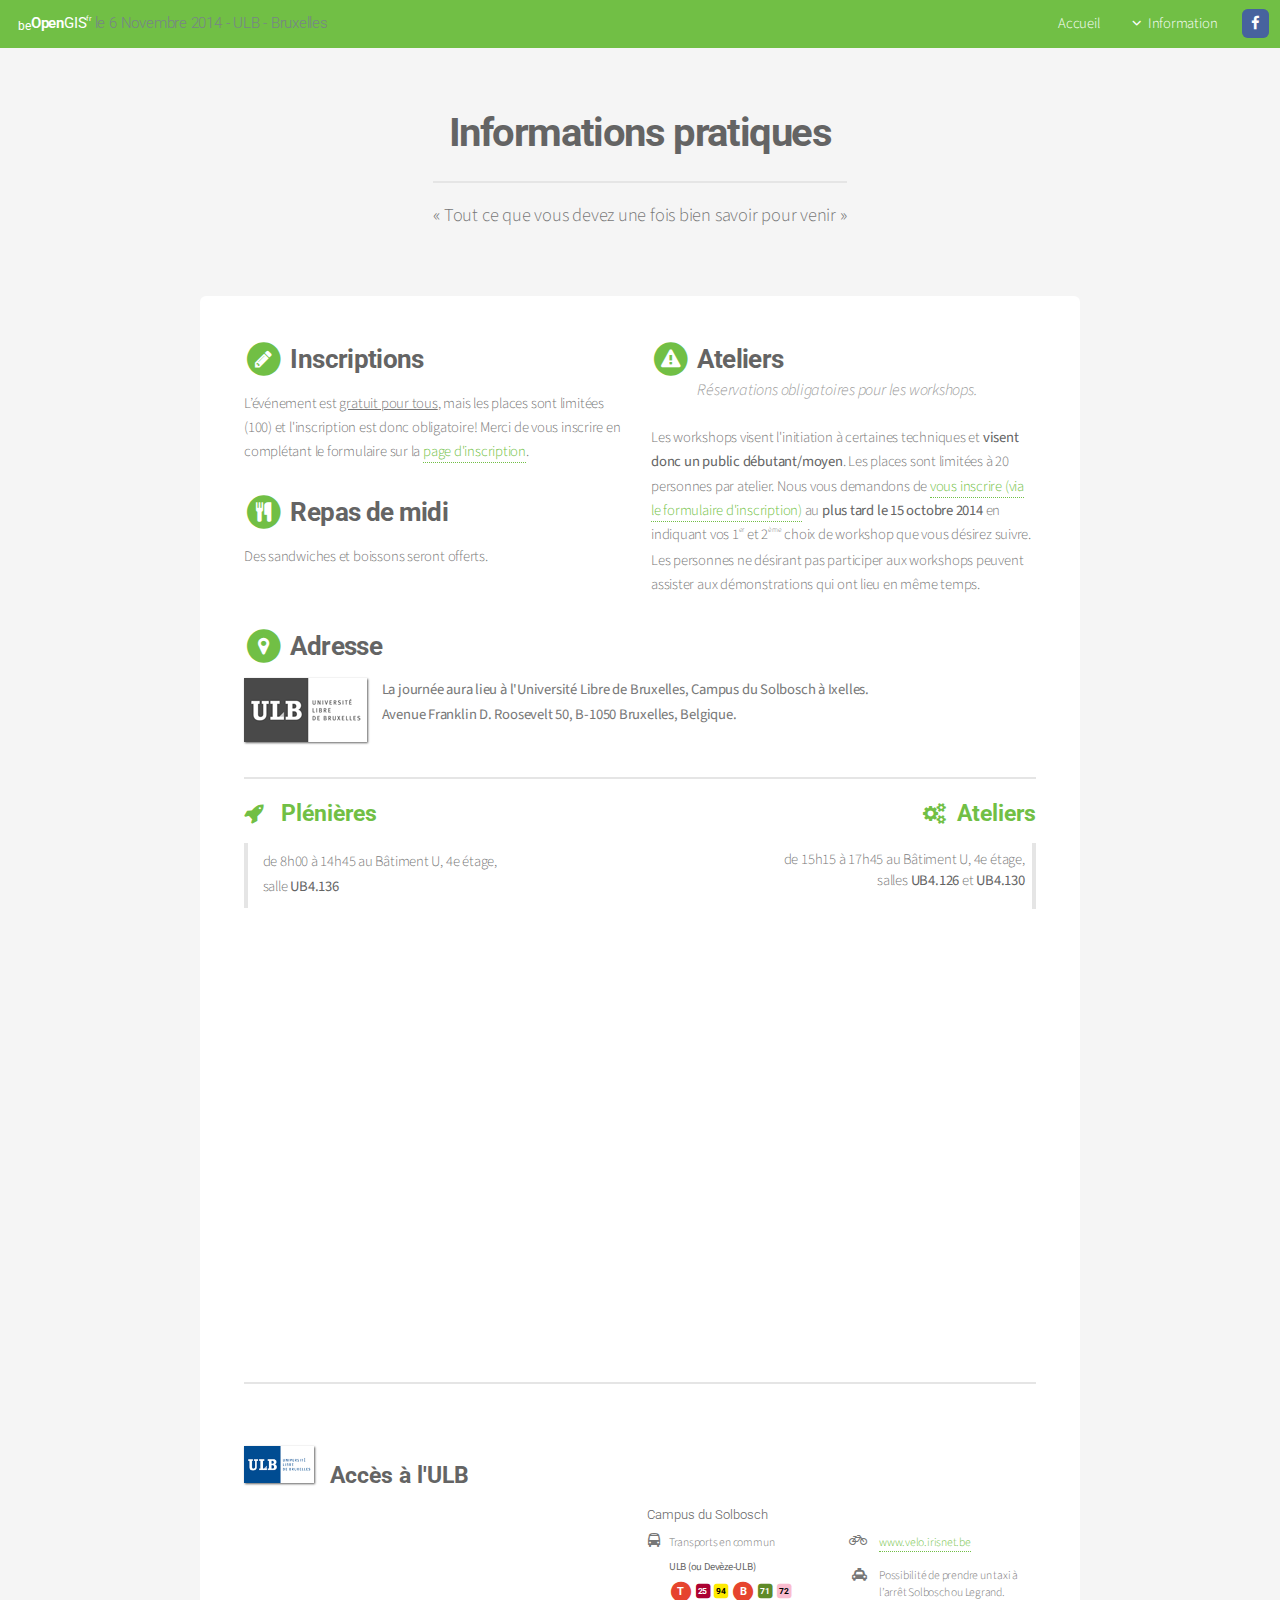
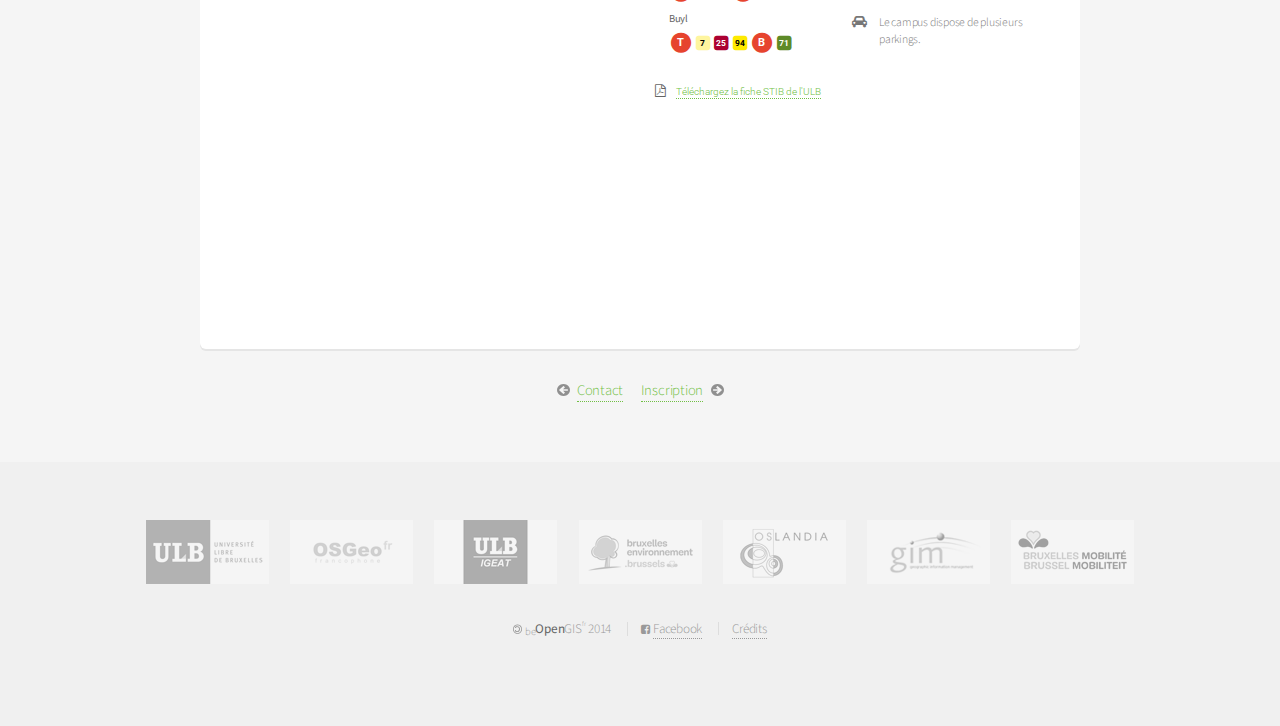
<file: infos.html>
<!DOCTYPE HTML>
<html>
	<head>
		<title>be OpenGIS fr</title>
		<meta http-equiv="content-type" content="text/html; charset=utf-8" />
		<meta name="description" content="be OpenGIS fr, Journée de conférences et ateliers de logiciels libres en géomatique le 16 jeudi Novembre 2014 à l'Université Libre de Bruxelles" />
		<meta name="keywords" content="Geo, marker, GIS, Open Source, Bruxelles" />
		<!--[if lte IE 8]><script src="css/ie/html5shiv.js"></script><![endif]-->
		<script src="js/jquery.min.js" type="text/javascript"></script>
		<script src="js/jquery.dropotron.min.js" type="text/javascript"></script>
		<script src="js/jquery.scrollgress.min.js" type="text/javascript"></script>
		<script src="js/skel.min.js" type="text/javascript"></script>
		<script src="js/skel-layers.min.js" type="text/javascript"></script>
		<script src="js/init.js" type="text/javascript"></script>
		<script src="http://openlayers.org/en/v3.0.0/build/ol.js" type="text/javascript"></script>
		<noscript>
			<link rel="stylesheet" href="css/skel.css" />
			<link rel="stylesheet" href="css/style.css" />
			<link rel="stylesheet" href="css/style-wide.css" />
		</noscript>
		<!--[if lte IE 8]><link rel="stylesheet" href="css/ie/v8.css" /><![endif]-->
	</head>
	<body>

		<!-- Header -->
			<header id="header">
				<h1><a href="index.html"><sub>be</sub><span>Open</span>GIS<sup>fr</sup></a> le 6 Novembre 2014 - ULB - Bruxelles</h1>
				<nav id="nav">
					<ul>
						<li><a href="index.html">Accueil</a></li>
						<li>
							<a href="" class="icon fa-angle-down">Information</a>
							<ul>
								<li><a href="a-propos.html">A propos</a></li>
								<li><a href="programme.html">Programme</a></li>								
								<li><a href="infos.html">Infos pratiques</a></li>
								<li><a href="contact.html">Contact</a></li>
							</ul>
						</li>
						<li><a href="https://www.facebook.com/beopengisfr" class="button icon fa-facebook default azul" title="Facebook"><span class="label">Facebook</span></a></li>
					</ul>
				</nav>
			</header>

		<!-- Main -->
			<section id="main" class="container">
				<header>
					<h2>Informations pratiques</h2>
					<p>&laquo; Tout ce que vous devez une fois bien savoir pour venir &raquo;</p>
				</header>
				<div class="row">
					<div class="12u">

						<!-- Text -->
							<section class="box">
							<div class="row">
								<div class="6u">
									<header>
										<div class="boxicon">
											<span class="fa-stack fa-lg">
												<i class="fa fa-circle fa-stack-2x"></i>
												<i class="fa fa-pencil fa-stack-1x fa-inverse"></i>
											</span>
										</div>
										<h3>Inscriptions</h3>
									</header>
									<p>L’événement est <u>gratuit pour tous</u>, mais les places sont limitées (100) et l'inscription est donc obligatoire! Merci de vous inscrire en complétant le formulaire sur la <a href="inscription.html">page d'inscription</a>.</p>
									<header>
										<div class="boxicon">
											<span class="fa-stack fa-lg">
												<i class="fa fa-circle fa-stack-2x"></i>
												<i class="fa fa-cutlery fa-stack-1x fa-inverse"></i>
											</span>
										</div>
										<h3>Repas de midi</h3>
									</header>
									<p>Des sandwiches et boissons seront offerts.</p>
								</div>
								<div class="6u">
									<header>
										<div class="boxicon">
											<span class="fa-stack fa-lg">
												<i class="fa fa-circle fa-stack-2x"></i>
												<i class="fa fa-warning fa-stack-1x fa-inverse"></i>
											</span>
										</div>	
											<h3>Ateliers</h3>
											<p>Réservations obligatoires pour les workshops.</p>
									</header>
									<p>Les workshops visent l'initiation à certaines techniques et <strong>visent donc un public débutant/moyen</strong>. Les places sont limitées à 20 personnes par atelier. Nous vous demandons de <a href="inscription.html">vous inscrire (via le formulaire d'inscription)</a> au <strong>plus tard le 15 octobre 2014</strong> en indiquant vos 1<sup>er</sup> et 2<sup>ème</sup> choix de workshop que vous désirez suivre.<br />Les personnes ne désirant pas participer aux workshops peuvent assister aux démonstrations qui ont lieu en même temps.</p>								
								</div>
							</div>
							<header>
								<div class="boxicon">
									<span class="fa-stack fa-lg">
										<i class="fa fa-circle fa-stack-2x"></i>
										<i class="fa fa-map-marker fa-stack-1x fa-inverse"></i>
									</span>
								</div>
								<h3>Adresse</h3>		
							</header>
							<p style="font-weight:400;vertical-align:middle"><img src="images/ulb-grayscale.png" style="vertical-align:top; float:left;margin-right:1em;-webkit-box-shadow: 1px 1px 2px 0px rgba(50, 50, 50, 0.75);-moz-box-shadow:    1px 1px 2px 0px rgba(50, 50, 50, 0.75);box-shadow:  1px 1px 2px 0px rgba(50, 50, 50, 0.75);">La journée aura lieu à l'Université Libre de Bruxelles, Campus du Solbosch à Ixelles.<br />Avenue Franklin D. Roosevelt 50, B-1050 Bruxelles, Belgique.</p>
							<a name="plenieres"></a>
							<hr style="padding-top:1.4em" />
								<h4><i class="fa fa-rocket"></i> Plénières <span style="float:right"><i class="fa fa-cogs" ></i>Ateliers<span></h4>
								<blockquote class="ol3">de 8h00 à 14h45 au Bâtiment U, 4e étage,<br />salle <strong>UB4.136</strong></blockquote>
								<blockquote class="ol3r">de 15h15 à 17h45 au Bâtiment U, 4e étage,<br />salles <strong>UB4.126</strong> et <strong>UB4.130</strong></blockquote>
								<div id="map" class="map"></div>
									<script type="text/javascript">		
									
									  var map = new ol.Map({
										target: 'map',
										layers: [
										  new ol.layer.Tile({
											source: new ol.source.MapQuest({layer: 'osm'})
										  })
										],
										view: new ol.View({
										  center: ol.proj.transform([4.38275,50.81162], 'EPSG:4326', 'EPSG:3857'),
										  zoom: 18
										})
									  });				  
									  
									</script>
								<hr style="margin-bottom:5em">
								<h4 class="universite"><img src="images/ulb.png"> Accès à l'ULB</h4>
								<div class="12u" style="min-height:400px">
								<div class="6u" style="float:left">
									<div id="map2" class="map2"></div>
										<script type="text/javascript">		
										
										  var map = new ol.Map({
											target: 'map2',
											layers: [
											  new ol.layer.Tile({
												source: new ol.source.MapQuest({layer: 'osm'})
											  })
											],
											view: new ol.View({
											  center: ol.proj.transform([4.38275,50.81162], 'EPSG:4326', 'EPSG:3857'),
											  zoom: 15
											})
										  });				  
										  
										</script>
								</div>
								<div class="6u map3">
								<h5>Campus du Solbosch</h5>
								<div class="6u" style="float:left">
								<ul class="fa-ul">
								<li style="margin-left:-10px;padding:0;font-size:80%"><i class="fa-li fa fa-bus" style="font-size:120%"></i>Transports en commun
									<ul style="list-style-type: none;margin:0;padding:0em;">
										<li style="margin:0;padding:0em;font-size:90%"><strong>ULB (ou Devèze-ULB)</strong></li>
										<li style="margin:0;padding:0em;">
<span class="fa-stack" ><i class="fa fa-circle fa-stack-2x" style="color:#E6442E"></i><i class="fa fa-stack-1x fa-inverse" style="font-family:'Roboto', sans-serif;font-weight:700;font-size:96%" title="Tram">T</i>
</span>
<span class="fa-stack" style="font-size:72%"><i class="fa fa-square fa-stack-2x" style="color:#AB0132"></i><i class="fa fa-stack-1x fa-inverse" style="font-family:'Roboto', sans-serif;font-weight:700">25</i>
</span>
<span class="fa-stack" style="font-size:72%"><i class="fa fa-square fa-stack-2x" style="color:#FEEA00"></i><i class="fa fa-stack-1x fa-inverse" style="font-family:'Roboto', sans-serif;font-weight:700;color:black">94</i>
</span>
<span class="fa-stack"><i class="fa fa-circle fa-stack-2x" style="color:#E6442E"></i><i class="fa fa-stack-1x fa-inverse" style="font-family:'Roboto', sans-serif;font-weight:700;font-size:96%" title="Bus">B</i>
</span>
<span class="fa-stack" style="font-size:72%"><i class="fa fa-square fa-stack-2x" style="color:#5E8A28"></i><i class="fa fa-stack-1x fa-inverse" style="font-family:'Roboto', sans-serif;font-weight:700">71</i>
</span>
<span class="fa-stack" style="font-size:72%"><i class="fa fa-square fa-stack-2x" style="color:#F9BCCF"></i><i class="fa fa-stack-1x fa-inverse" style="font-family:'Roboto', sans-serif;font-weight:700;color:black">72</i>
</span>
</li>
												<li style="margin:0;padding:0em;padding-top:0.3em;font-size:90%"><strong>Buyl</strong></li>
												<li style="margin:0;padding:0em;">
												<span class="fa-stack"><i class="fa fa-circle fa-stack-2x" style="color:#E6442E"></i><i class="fa fa-stack-1x fa-inverse" style="font-family:'Roboto', sans-serif;font-weight:700;font-size:96%" title="Tram">T</i>
												</span>
												<span class="fa-stack" style="font-size:72%"><i class="fa fa-square fa-stack-2x" style="color:#fef59f"></i><i class="fa fa-stack-1x fa-inverse" style="font-family:'Roboto', sans-serif;font-weight:700;color:black">7</i>
												</span>
												<span class="fa-stack" style="font-size:72%"><i class="fa fa-square fa-stack-2x" style="color:#AB0132"></i><i class="fa fa-stack-1x fa-inverse" style="font-family:'Roboto', sans-serif;font-weight:700">25</i>
												</span>
												<span class="fa-stack" style="font-size:72%"><i class="fa fa-square fa-stack-2x" style="color:#FEEA00"></i><i class="fa fa-stack-1x fa-inverse" style="font-family:'Roboto', sans-serif;font-weight:700;color:black">94</i>
												</span>
												<span class="fa-stack"><i class="fa fa-circle fa-stack-2x" style="color:#E6442E"></i><i class="fa fa-stack-1x fa-inverse" style="font-family:'Roboto', sans-serif;font-weight:700;font-size:96%" title="Bus">B</i>
												</span>
												<span class="fa-stack" style="font-size:72%"><i class="fa fa-square fa-stack-2x" style="color:#5E8A28"></i><i class="fa fa-stack-1x fa-inverse" style="font-family:'Roboto', sans-serif;font-weight:700">71</i>
												</span>
												</li>		
											</ul>
										</li>
									</ul>
								</div>
									<div class="6u" style="float:right">
										<ul class="fa-ul">
											<li style="font-size:80%;"><i class="fa-li fa fa-bicycle" style="font-size:120%"></i><a href="http://www.velo.irisnet.be" target="_blank">www.velo.irisnet.be</a></li>
											<li style="font-size:80%;line-height:1.5em;margin-top:1em"><i class="fa-li fa fa-taxi" style="font-size:110%"></i>Possibilité de prendre un taxi à l’arrêt Solbosch ou Legrand.</li> 
											<li style="font-size:80%;line-height:1.5em;margin-top:1em"><i class="fa-li fa fa-car" style="font-size:110%"></i>Le campus dispose de plusieurs parkings.</li>
										</ul>
									</div>

								</div>
								<h6><i class="fa fa-file-pdf-o" style="font-size:120%;margin-left:15px;margin-right:10px"></i><a href="http://www.ulb.ac.be/campus/solbosch/docs/stib-solbosch.pdf" style="color:#71BF45" target="_blank" title="Fiche STIB Solbosch">Téléchargez la fiche STIB de l'ULB</a></h6>
								</div>
							</section>

					</div>
				</div>
								<div class="nav bottom"><prev></prev><a href="contact.html" title="Contact">Contact</a> <a href="inscription.html" title="Inscription">Inscription</a><next></next></div>
			</section>
			
		<!-- Footer -->
		<footer id="footer">
			<ul class="icons">
				<li><a href="http://www.ulb.ac.be/" class="icon ulb"><span class="label">ULB - Université Libre de Bruxelles</span></a></li>
				<li><a href="http://osgeo.asso.fr/" class="icon osgeofr"><span class="label">OSGEOfr</span></a></li>
				<li><a href="http://igeat.ulb.ac.be/" class="icon igeat"><span class="label">Igeat</span></a></li>
				<li><a href="http://www.bruxellesenvironnement.be/" class="icon ibge"><span class="label">Bruxelles Environnement</span></a></li>
				<li><a href="http://www.oslandia.com/" class="icon oslandia"><span class="label">Oslandia</span></a></li>
				<li><a href="http://www.gim.be/" class="icon gim"><span class="label">GIM</span></a></li>
				<li><a href="http://www.bruxellesmobilite.irisnet.be/" class="icon bxlmobilite"><span class="label">Bruxelles Mobilité</span></a></li>
			</ul>
			<ul class="copyleft">
				<li><i class="fa fa-copyright fa-flip-horizontal"></i> <sub>be</sub><strong>Open</strong>GIS<sup>fr</sup> 2014</li>
				<li><i class="fa fa-facebook-square"></i> <a href="https://www.facebook.com/beopengisfr" title="Facebook">Facebook </a></li>
				<li><a href="credits.html">Crédits</a></li>
			</ul>
		</footer>
		<script>
		  (function(i,s,o,g,r,a,m){i['GoogleAnalyticsObject']=r;i[r]=i[r]||function(){
		  (i[r].q=i[r].q||[]).push(arguments)},i[r].l=1*new Date();a=s.createElement(o),
		  m=s.getElementsByTagName(o)[0];a.async=1;a.src=g;m.parentNode.insertBefore(a,m)
		  })(window,document,'script','//www.google-analytics.com/analytics.js','ga');

		  ga('create', 'UA-163845-56', 'auto');
		  ga('send', 'pageview');
		</script>
	</body>
</html>
</file>
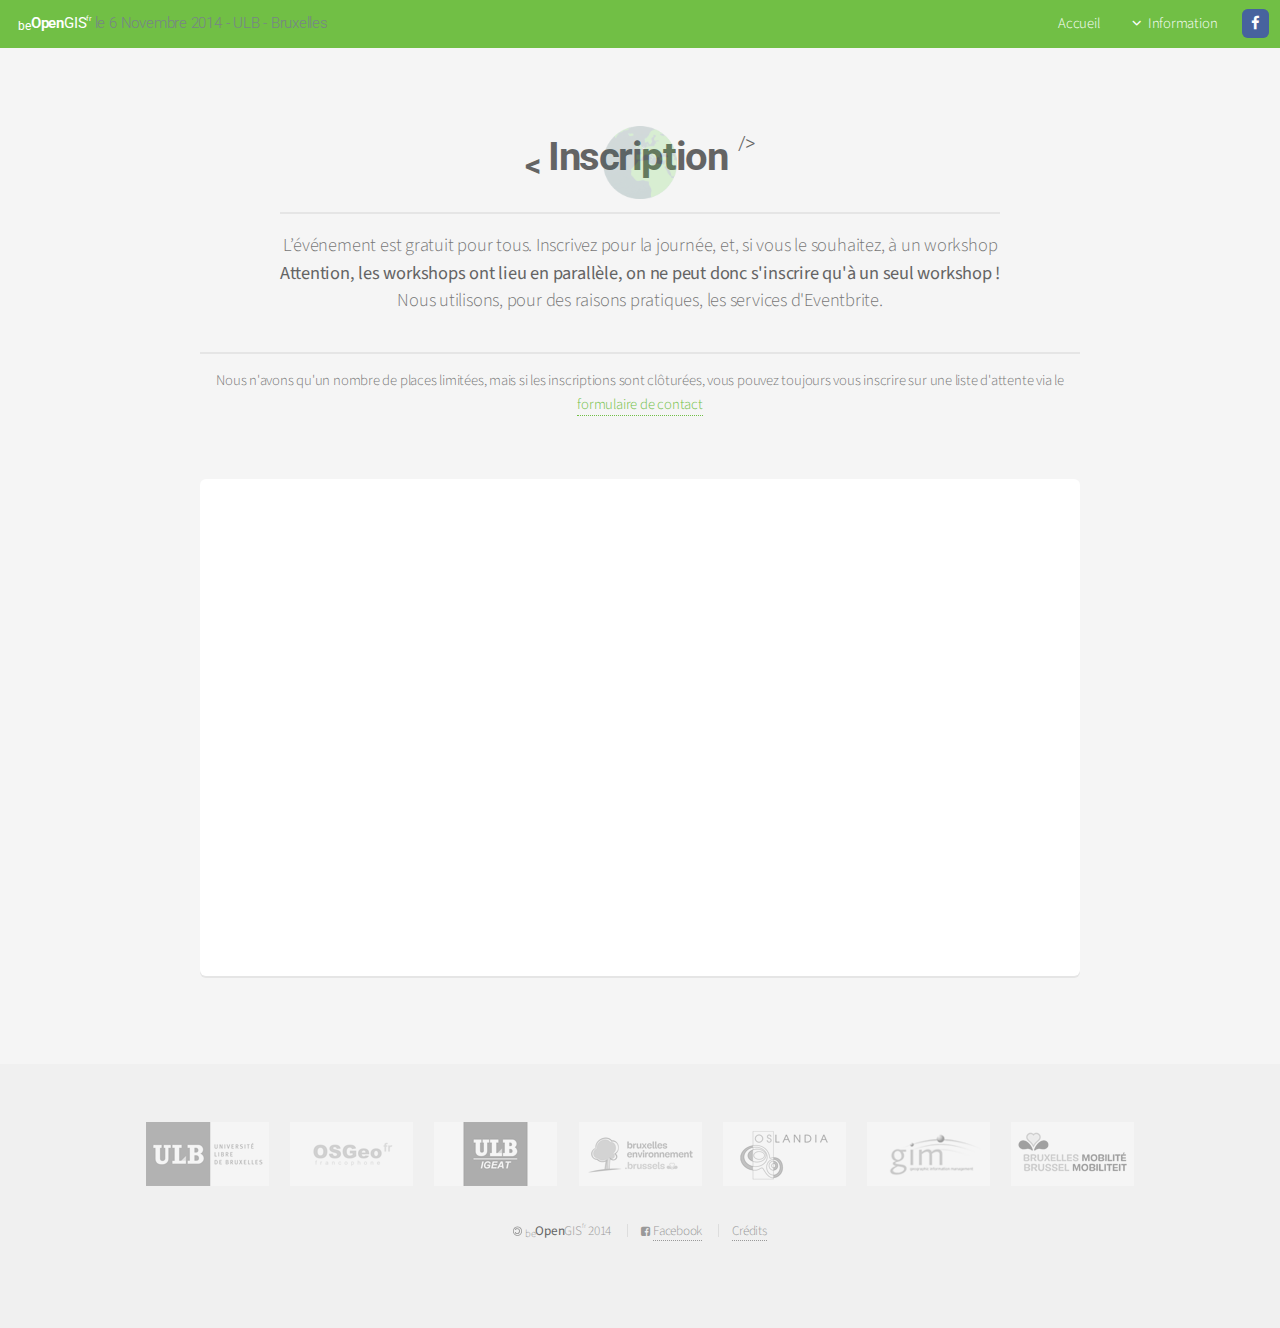
<file: inscription.html>
<!DOCTYPE HTML>
<html>
	<head>
		<title>be OpenGIS fr</title>
		<meta http-equiv="content-type" content="text/html; charset=utf-8" />
		<meta name="description" content="be OpenGIS fr, Journée de conférences et ateliers de logiciels libres en géomatique le 16 jeudi Novembre 2014 à l'Université Libre de Bruxelles" />
		<meta name="keywords" content="Geo, marker, GIS, Open Source, Bruxelles" />
		<!--[if lte IE 8]><script src="css/ie/html5shiv.js"></script><![endif]-->
		<script src="js/jquery.min.js" type="text/javascript"></script>
		<script src="js/jquery.dropotron.min.js" type="text/javascript"></script>
		<script src="js/jquery.scrollgress.min.js" type="text/javascript"></script>
		<script src="js/skel.min.js" type="text/javascript"></script>
		<script src="js/skel-layers.min.js" type="text/javascript"></script>
		<script src="js/init.js" type="text/javascript"></script>
		<script src="http://openlayers.org/en/v3.0.0/build/ol.js" type="text/javascript"></script>
		<noscript>
			<link rel="stylesheet" href="css/skel.css" />
			<link rel="stylesheet" href="css/style.css" />
			<link rel="stylesheet" href="css/style-wide.css" />
		</noscript>
		<!--[if lte IE 8]><link rel="stylesheet" href="css/ie/v8.css" /><![endif]-->
	</head>
	<body>

		<!-- Header -->
			<header id="header">
				<h1><a href="index.html"><sub>be</sub><span>Open</span>GIS<sup>fr</sup></a> le 6 Novembre 2014 - ULB - Bruxelles</h1>
				<nav id="nav">
					<ul>
						<li><a href="index.html">Accueil</a></li>
						<li>
							<a href="" class="icon fa-angle-down">Information</a>
							<ul>
								<li><a href="a-propos.html">A propos</a></li>
								<li><a href="programme.html">Programme</a></li>								
								<li><a href="infos.html">Infos pratiques</a></li>
								<li><a href="contact.html">Contact</a></li>
							</ul>
						</li>
						<li><a href="https://www.facebook.com/beopengisfr" class="button icon fa-facebook default azul" title="Facebook"><span class="label">Facebook</span></a></li>
					</ul>
				</nav>
			</header>

		<!-- Main -->
		<section id="main" class="container">
				<header>
					<img src="images/mundo.png" style="width:5em;opacity:0.2;text-align:center;margin-bottom:-5.5em">
					<h2><sub><</sub> Inscription <sup>/></sup></h2>
					<p>L’événement est gratuit pour tous. Inscrivez pour la journée, et, si vous le souhaitez, à un workshop<br /><strong>Attention, les workshops ont lieu en parallèle, on ne peut donc s'inscrire qu'à un seul workshop !</strong><br />Nous utilisons, pour des raisons pratiques, les services d'Eventbrite.</p>
<p>Nous n'avons qu'un nombre de places limitées, mais si les inscriptions sont clôturées, vous pouvez toujours vous inscrire sur une liste d'attente via le <a href="contact.html">formulaire de contact</a></p>
				</header>
				<section class="box">
					<div style="width:100%; text-align:left;" >
					<iframe  src="//eventbrite.fr/tickets-external?eid=13116926079&ref=etckt" frameborder="0" height="400" width="100%" vspace="0" hspace="0" marginheight="5" marginwidth="5" scrolling="auto" allowtransparency="true"></iframe>
					</div>
					</section>
		</section>
	
		<!-- Footer -->
		<footer id="footer">
			<ul class="icons">
				<li><a href="http://www.ulb.ac.be/" class="icon ulb"><span class="label">ULB - Université Libre de Bruxelles</span></a></li>
				<li><a href="http://osgeo.asso.fr/" class="icon osgeofr"><span class="label">OSGEOfr</span></a></li>
				<li><a href="http://igeat.ulb.ac.be/" class="icon igeat"><span class="label">Igeat</span></a></li>
				<li><a href="http://www.bruxellesenvironnement.be/" class="icon ibge"><span class="label">Bruxelles Environnement</span></a></li>
				<li><a href="http://www.oslandia.com/" class="icon oslandia"><span class="label">Oslandia</span></a></li>
				<li><a href="http://www.gim.be/" class="icon gim"><span class="label">GIM</span></a></li>
				<li><a href="http://www.bruxellesmobilite.irisnet.be/" class="icon bxlmobilite"><span class="label">Bruxelles Mobilité</span></a></li>
			</ul>
			<ul class="copyleft">
				<li><i class="fa fa-copyright fa-flip-horizontal"></i> <sub>be</sub><strong>Open</strong>GIS<sup>fr</sup> 2014</li>
				<li><i class="fa fa-facebook-square"></i> <a href="https://www.facebook.com/beopengisfr" title="Facebook">Facebook </a></li>
				<li><a href="credits.html">Crédits</a></li>
			</ul>
		</footer>
		<script>
		  (function(i,s,o,g,r,a,m){i['GoogleAnalyticsObject']=r;i[r]=i[r]||function(){
		  (i[r].q=i[r].q||[]).push(arguments)},i[r].l=1*new Date();a=s.createElement(o),
		  m=s.getElementsByTagName(o)[0];a.async=1;a.src=g;m.parentNode.insertBefore(a,m)
		  })(window,document,'script','//www.google-analytics.com/analytics.js','ga');

		  ga('create', 'UA-163845-56', 'auto');
		  ga('send', 'pageview');
		</script>
	</body>
</html>
</file>
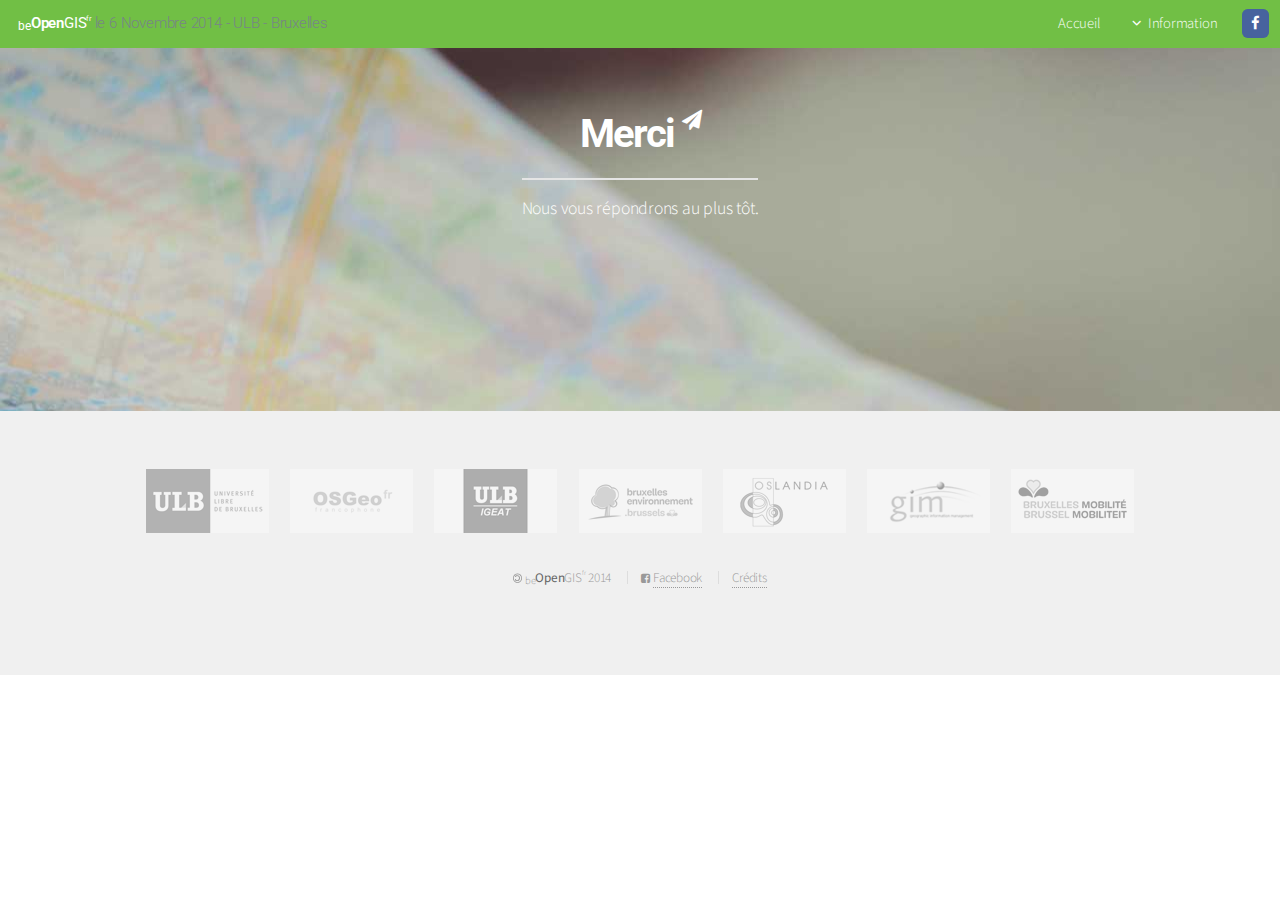
<file: merci.html>
<!DOCTYPE HTML>
<html>
	<head>
		<title>be OpenGIS fr</title>
		<meta http-equiv="content-type" content="text/html; charset=utf-8" />
		<meta name="description" content="be OpenGIS fr, Journée de conférences et ateliers de logiciels libres en géomatique le 16 jeudi Novembre 2014 à l'Université Libre de Bruxelles" />
		<meta name="keywords" content="Geo, marker, GIS, Open Source, Bruxelles" />
		<!--[if lte IE 8]><script src="css/ie/html5shiv.js"></script><![endif]-->
		<script src="js/jquery.min.js" type="text/javascript"></script>
		<script src="js/jquery.dropotron.min.js" type="text/javascript"></script>
		<script src="js/jquery.scrollgress.min.js" type="text/javascript"></script>
		<script src="js/skel.min.js" type="text/javascript"></script>
		<script src="js/skel-layers.min.js" type="text/javascript"></script>
		<script src="js/init.js" type="text/javascript"></script>
		<script src="http://openlayers.org/en/v3.0.0/build/ol.js" type="text/javascript"></script>
		<noscript>
			<link rel="stylesheet" href="css/skel.css" />
			<link rel="stylesheet" href="css/style.css" />
			<link rel="stylesheet" href="css/style-wide.css" />
		</noscript>
		<!--[if lte IE 8]><link rel="stylesheet" href="css/ie/v8.css" /><![endif]-->
	</head>
	<body class="trans">

		<!-- Header -->
			<header id="header">
				<h1><a href="index.html"><sub>be</sub><span>Open</span>GIS<sup>fr</sup></a> le 6 Novembre 2014 - ULB - Bruxelles</h1>
				<nav id="nav">
					<ul>
						<li><a href="index.html">Accueil</a></li>
						<li>
							<a href="" class="icon fa-angle-down">Information</a>
							<ul>
								<li><a href="a-propos.html">A propos</a></li>
								<li><a href="programme.html">Programme</a></li>								
								<li><a href="infos.html">Infos pratiques</a></li>
								<li><a href="contact.html">Contact</a></li>
							</ul>
						</li>
						<li><a href="https://www.facebook.com/beopengisfr" class="button icon fa-facebook default azul" title="Facebook"><span class="label">Facebook</span></a></li>
					</ul>
				</nav>
			</header>

		<!-- Main -->
				<!-- Banner -->
			
			<section id="banner" style="padding:0.8em 0 0 0;background-image:url(images/banner2.jpg);height:25em">
				<section id="main" class="container small">
				
					<header style="margin-bottom:0">
						<h2>Merci <span class="icon fa-send" id="avion" style="top:-20px"></span></h2>
						<p style="color:#fff">Nous vous répondrons au plus tôt.</p>

					</header>
					</div>
				</section>
			</section>
				
		<!-- Footer -->
		<footer id="footer">
			<ul class="icons">
				<li><a href="http://www.ulb.ac.be/" class="icon ulb"><span class="label">ULB - Université Libre de Bruxelles</span></a></li>
				<li><a href="http://osgeo.asso.fr/" class="icon osgeofr"><span class="label">OSGEOfr</span></a></li>
				<li><a href="http://igeat.ulb.ac.be/" class="icon igeat"><span class="label">Igeat</span></a></li>
				<li><a href="http://www.bruxellesenvironnement.be/" class="icon ibge"><span class="label">Bruxelles Environnement</span></a></li>
				<li><a href="http://www.oslandia.com/" class="icon oslandia"><span class="label">Oslandia</span></a></li>
				<li><a href="http://www.gim.be/" class="icon gim"><span class="label">GIM</span></a></li>
				<li><a href="http://www.bruxellesmobilite.irisnet.be/" class="icon bxlmobilite"><span class="label">Bruxelles Mobilité</span></a></li>
			</ul>
			<ul class="copyleft">
				<li><i class="fa fa-copyright fa-flip-horizontal"></i> <sub>be</sub><strong>Open</strong>GIS<sup>fr</sup> 2014</li>
				<li><i class="fa fa-facebook-square"></i> <a href="https://www.facebook.com/beopengisfr" title="Facebook">Facebook </a></li>
				<li><a href="credits.html">Crédits</a></li>
			</ul>
		</footer>
		<script>
		  (function(i,s,o,g,r,a,m){i['GoogleAnalyticsObject']=r;i[r]=i[r]||function(){
		  (i[r].q=i[r].q||[]).push(arguments)},i[r].l=1*new Date();a=s.createElement(o),
		  m=s.getElementsByTagName(o)[0];a.async=1;a.src=g;m.parentNode.insertBefore(a,m)
		  })(window,document,'script','//www.google-analytics.com/analytics.js','ga');

		  ga('create', 'UA-163845-56', 'auto');
		  ga('send', 'pageview');
		</script>		
	</body>
</html>
</file>
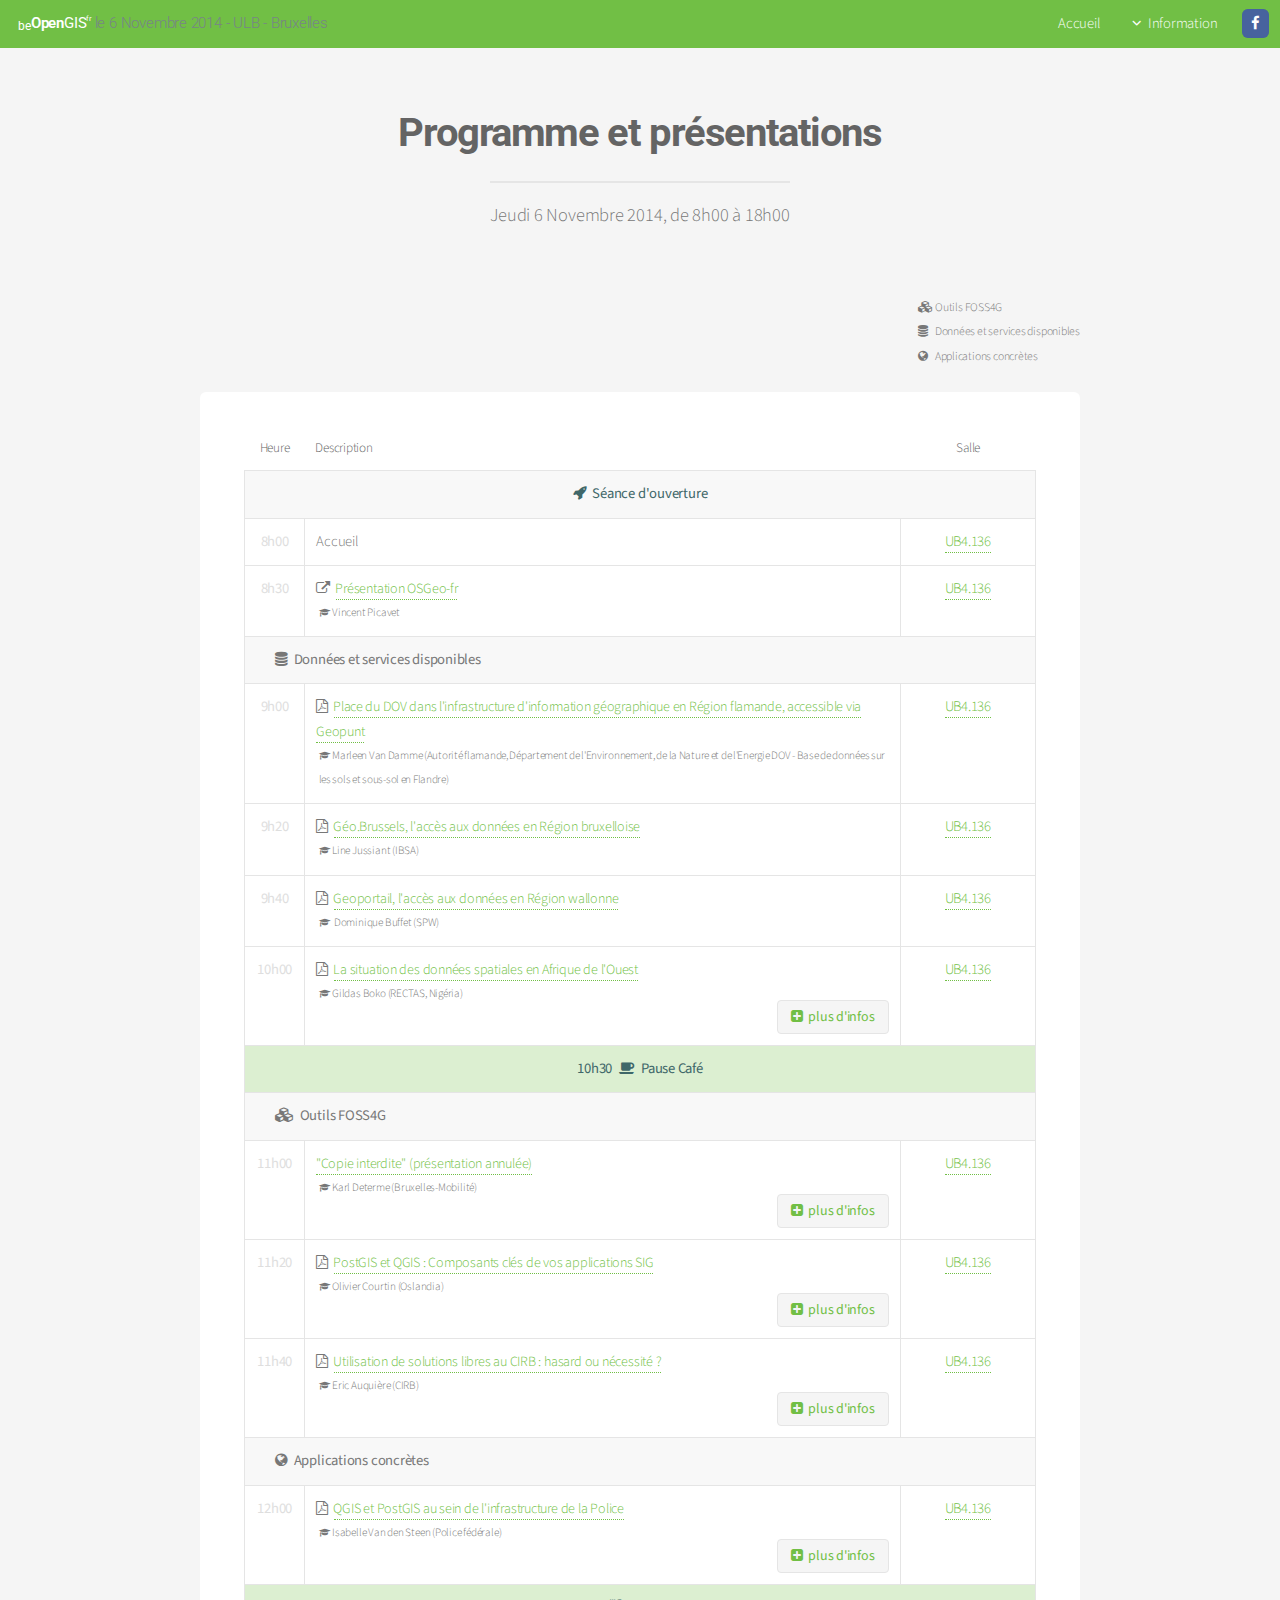
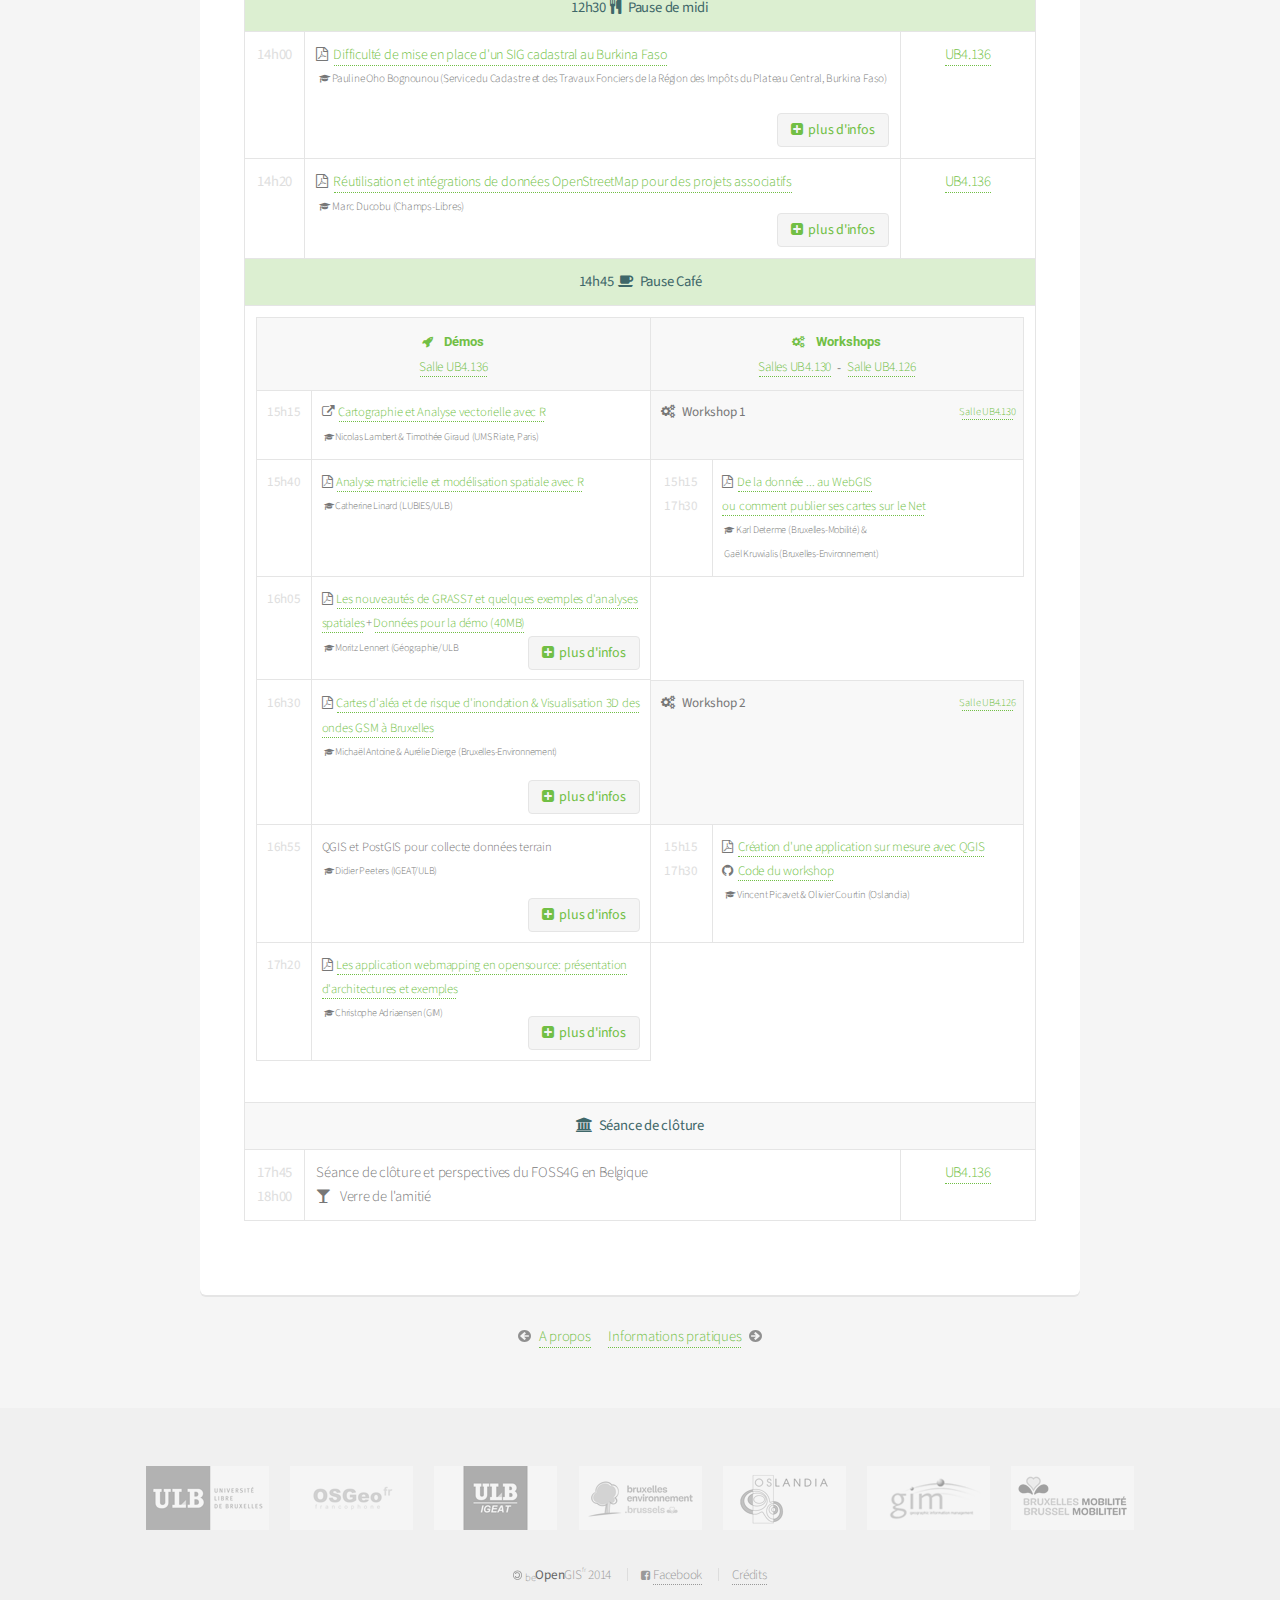
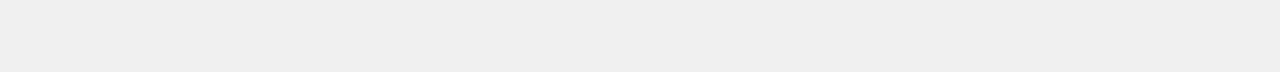
<file: programme.html>
<!DOCTYPE HTML>
<html>
	<head>
		<title>be OpenGIS fr</title>
		<meta http-equiv="content-type" content="text/html; charset=utf-8" />
		<meta name="description" content="be OpenGIS fr, Journée de conférences et ateliers de logiciels libres en géomatique le 16 jeudi Novembre 2014 à l'Université Libre de Bruxelles" />
		<meta name="keywords" content="Geo, marker, GIS, Open Source, Bruxelles" />
		<!--[if lte IE 8]><script src="css/ie/html5shiv.js"></script><![endif]-->
		<script src="js/jquery.min.js" type="text/javascript"></script>
		<script src="js/jquery.dropotron.min.js" type="text/javascript"></script>
		<script src="js/jquery.scrollgress.min.js" type="text/javascript"></script>
		<script src="js/skel.min.js" type="text/javascript"></script>
		<script src="js/skel-layers.min.js" type="text/javascript"></script>
		<script src="js/init.js" type="text/javascript"></script>
		<script src="http://openlayers.org/en/v3.0.0/build/ol.js" type="text/javascript"></script>	
		
		<noscript>
			<link rel="stylesheet" href="css/skel.css" />
			<link rel="stylesheet" href="css/style.css" />
			<link rel="stylesheet" href="css/style-wide.css" />
		</noscript>
		<!--[if lte IE 8]><link rel="stylesheet" href="css/ie/v8.css" /><![endif]-->
	</head>
	<body>

		<!-- Header -->
			<header id="header">
				<h1><a href="index.html"><sub>be</sub><span>Open</span>GIS<sup>fr</sup></a> le 6 Novembre 2014 - ULB - Bruxelles</h1>
				<nav id="nav">
					<ul>
						<li><a href="index.html">Accueil</a></li>
						<li>
							<a href="" class="icon fa-angle-down">Information</a>
							<ul>
								<li><a href="a-propos.html">A propos</a></li>
								<li><a href="programme.html">Programme</a></li>								
								<li><a href="infos.html">Infos pratiques</a></li>
								<li><a href="contact.html">Contact</a></li>
							</ul>
						</li>
						<li><a href="https://www.facebook.com/beopengisfr" class="button icon fa-facebook default azul" title="Facebook"><span class="label">Facebook</span></a></li>
					</ul>
				</nav>
			</header>

		<!-- Main -->
			<section id="main" class="container">
				<header>
					<h2>Programme et présentations</h2>
					<p>Jeudi 6 Novembre 2014, de 8h00 à 18h00</p>
				</header>
				<div class="row">
					<div class="12u" style="font-size:80%">
							<p style="float:right"><i class="fa fa-cubes"></i><span style="margin-left:0.2em">Outils FOSS4G</span><br />
							<i class="fa fa-database"></i><span style="margin-left:0.6em">Données et services disponibles</span><br />
							<i class="fa fa-globe"></i><span style="margin-left:0.6em">Applications concrètes</span></p>
							<a name="conferences"></a>
					</div>
				</div>
				<div class="row">
					<div class="12u">

						<!-- Table -->
							<section class="box">				
								<!-- <h4><i class="fa fa-rocket fa-2x"></i> Plénières</h4>
								<p class="heure">de 8h00 à 12h25</p>-->
								<div class="table-wrapper">
									<table class="alt">
										<thead>
											<tr>
												<th>Heure</th>
												<th>Description</th>
												<th>Salle</th>
											</tr>
										</thead>
										<tbody>
											<tr class="progr-1">
												<td colspan="3"><i class="fa fa-rocket"></i>Séance d'ouverture</td>
											</tr>
											<tr class="blanc dwnld">
												<td>8h00</td>
												<td class="talk">Accueil<br /></td>
												<td style="min-width:130px"><a href="infos.html#plenieres">UB4.136</a></td>
											</tr>
											<tr class="blanc dwnld">
												<td>8h30</td>
												<td class="talk">
													<div class="speech"><i class="fa fa-external-link"></i><a href="http://www.osgeo.asso.fr/">Présentation OSGeo-fr</a><br /><span class="author">Vincent Picavet</span></div>
												</td>
												<td><a href="infos.html#plenieres">UB4.136</a></td>
											</tr>
											
											<tr class="gris">
												<td colspan="3" class="progr-3"><i class="fa fa-database"></i>Données et services disponibles</td>
											</tr>
											<tr class="blanc dwnld">
												<td>9h00</td>
												<td class="talk">
													<div class="speech" style="letter-spacing:-0.02em"><i class="fa fa-file-pdf-o"></i><a href="presentations/pleniere/be-OpenGIS-fr_Van_Damme.pdf">Place du DOV dans l'infrastructure d'information géographique en Région flamande, accessible via Geopunt</a>
													<br /><span class="author">Marleen Van Damme (Autorité flamande, Département de l'Environnement, de la Nature et de l'Energie DOV - Base de données sur les sols et sous-sol en Flandre)</span></div>
												</td>
												<td><a href="infos.html#plenieres">UB4.136</a></td>
											</tr>
											<tr class="blanc dwnld">
												<td>9h20</td>
												<td class="talk">
													<div class="speech"><i class="fa fa-file-pdf-o"></i><a href="presentations/pleniere/be-OpenGIS-fr_Kruwialis.pdf">Géo.Brussels, l'accès aux données en Région bruxelloise</a><br /><span class="author">Line Jussiant (IBSA)</span></div>
												</td>
												<td><a href="infos.html#plenieres">UB4.136</a></td>
											</tr>
											<tr class="blanc dwnld">
												<td>9h40</td>
												<td class="talk">
													<div class="speech"><i class="fa fa-file-pdf-o"></i><a href="presentations/pleniere/be-OpenGIS-fr_Buffet.pdf">Geoportail, l'accès aux données en Région wallonne</a><br /><span class="author"> Dominique Buffet (SPW)</span></div>
												</td>
												<td><a href="infos.html#plenieres">UB4.136</a></td>
											</tr>
											<tr class="blanc dwnld">
												<td>10h00</td>
												<td class="talk">
													<div class="speech"><i class="fa fa-file-pdf-o"></i><a href="presentations/pleniere/be-OpenGIS-fr_Boko.pdf">La situation des données spatiales en Afrique de l'Ouest</a><br /><span class="author">Gildas Boko (RECTAS, Nigéria)</span></div>
													<a class="btn pluss js-toggleNext"><i class="fa fa-plus-square"></i>plus d'infos</a>
													<div class="toggled" style="display:none;">La communication portera sur l'existence et l’accessibilité des données spatiales et mettra l'accent sur la qualité des données disponibles et utilisées par rapport aux problématiques étudiées.</div>
												</td>
												<td><a href="infos.html#plenieres">UB4.136</a></td>
											</tr>
											<tr class="progr-2">
												<td colspan="3">10h30 <i class="fa fa-coffee"></i>Pause Café</td>
											</tr>
											<tr class="gris">
												<td colspan="3" class="progr-3"><i class="fa fa-cubes"></i>Outils FOSS4G</td>
											</tr>
											<tr class="blanc dwnld">
												<td>11h00</td>
												<td>
													<div class="speech"><a href="presentations/pleniere/be-OpenGIS-fr_Determe.pdf">"Copie interdite" (présentation annulée)</a><br /><span class="author">Karl Determe (Bruxelles-Mobilité)</span></div>
													<a class="btn pluss js-toggleNext"><i class="fa fa-plus-square"></i>plus d'infos</a>
													<div class="toggled" style="display:none;">La communication se déclinerait en deux points. Le premier relatif à l’Open Data et les limites rencontrées pour la mise à disposition des données, le deuxième relatif à la bonne pratique d’utiliser des bases de données et des web services (notamment grâce aux technologies open source).</div>
												</td>
												<td><a href="infos.html#plenieres">UB4.136</a></td>
											</tr>
											<tr class="blanc dwnld">
												<td>11h20</td>
												<td>
													<div class="speech"><i class="fa fa-file-pdf-o"></i><a href="presentations/pleniere/be-OpenGIS-fr_Courtin.pdf">PostGIS et QGIS : Composants clés de vos applications SIG</a><br /><span class="author">Olivier Courtin (Oslandia)</span></div>
													<a class="btn pluss js-toggleNext"><i class="fa fa-plus-square"></i>plus d'infos</a>
													<div class="toggled" style="display:none;">La communication portera sur les possibilités d'intégration de différents outils, comme par exemple PostGIS + QGIS.<br />Avec  des exemples, notamment un projet pour une société de distribution d'eau et assainissement en Roumanie. Et d'autres éventuellement, aussi bien dans le privé que le public.</div>
												</td>
												<td><a href="infos.html#plenieres">UB4.136</a></td>
											</tr>
											<tr class="blanc dwnld">
												<td>11h40</td>
												<td>
													<div class="speech"><i class="fa fa-file-pdf-o"></i><a href="presentations/pleniere/be-OpenGIS-fr_Auquière.pdf">Utilisation de solutions libres au CIRB : hasard ou nécessité ?</a><br /><span class="author">Eric Auquière (CIRB)</span></div>
													<a class="btn pluss js-toggleNext"><i class="fa fa-plus-square"></i>plus d'infos</a>
													<div class="toggled" style="display:none;">Depuis de nombreuses années, le CIRB utilise des solutions libres dans des domaines variés: gestion documentaire, operating systems, sites web, bases de données, etc. Dans le cas du GIS, nous sommes passés d’une situation où nous avions uniquement des solutions propriétaires vers une situation où nous implémentons également des solutions libres. Cet exposé abordera la difficulté de cette transition et les différents obstacles auxquels nous sommes confrontés dans ce processus de transition.</div>
												</td>
												<td><a href="infos.html#plenieres">UB4.136</a></td>
											</tr>	
											<tr class="gris">
												<td colspan="3" style="text-align:left;padding-left:30px"><i class="fa fa-globe"></i>Applications concrètes</td>
											</tr>											
											<tr class="blanc dwnld">
												<td>12h00</td>
												<td>
													<div class="speech"><i class="fa fa-file-pdf-o"></i><a href="presentations/pleniere/be-OpenGIS-fr_Van_den_Steen.pdf">QGIS et PostGIS au sein de l'infrastructure de la Police</a><br /><span class="author">Isabelle Van den Steen (Police fédérale)</span></div>
													<a class="btn pluss js-toggleNext"><i class="fa fa-plus-square"></i>plus d'infos</a>
													<div class="toggled" style="display:none;">La communication portera sur des résultats obtenus à l'aide de QGIS et sur l'infrastructure/architecture mise en place qui comprend le stockage des données (PostGIS) l'input des données, la gestion et exploitation des données et la diffusion des données (dont le tuilage).</div></td>
													<td><a href="infos.html#plenieres">UB4.136</a>
												</td>
											</tr>
											<tr class="progr-2">
												<td colspan="3">12h30<i class="fa fa-cutlery"></i>Pause de midi</td>
											</tr>
											<tr class="blanc dwnld">
												<td>14h00</td>
												<td>
													<div class="speech" style="margin-bottom:2em"><i class="fa fa-file-pdf-o"></i><a href="presentations/pleniere/be-OpenGIS-fr_Bognounou.pdf">Difficulté de mise en place d'un SIG cadastral au Burkina Faso</a><br /><span class="author">Pauline Oho Bognounou (Service du Cadastre et des Travaux Fonciers de la Région des Impôts du Plateau Central, Burkina Faso)</span></div>
													<a class="btn pluss js-toggleNext"><i class="fa fa-plus-square"></i>plus d'infos</a>
													<div class="toggled" style="display:none;">Dans une perspective de décentralisation et de modernisation de l'Etat, et afin de permettre aux collectivités de disposer des resources nécessaires à leur développement, la Direction Générale des Impôts (DGI) a entamé depuis 2010 la mise en place d'un système d'information cadastral efficient à vocation fiscale.<br />Ce système doit permettre d'une part la sécurisation de la propriété foncière et le suivi des mutations, et d'autre part d'élargir l'assiette fiscale. La mise en place de ce système constitue un grand défi à relever par le cadastre au vue des énormes difficultés rencontrées dans sa mise en oeuvre.</div>
												</td>
												<td><a href="infos.html#plenieres">UB4.136</a></td>
											</tr>
											<tr class="blanc dwnld">
												<td>14h20</td>
												<td>
													<div class="speech"><i class="fa fa-file-pdf-o"></i><a href="presentations/pleniere/be-OpenGIS-fr_Ducobu.pdf">Réutilisation et intégrations de données OpenStreetMap pour des projets associatifs</a><br /><span class="author">Marc Ducobu (Champs-Libres)</span></div>
													<a class="btn pluss js-toggleNext"><i class="fa fa-plus-square"></i>plus d'infos</a>
													<div class="toggled" style="display:none;">Champs-Libres réutilise fréquemment des données de la base de données géographique libre OpenStreetMap.<br />Dans cette présentation, nous vous présenterons des projets de réutilisation de ces données menés avec des associations.</div>
												</td>
												<td><a href="infos.html#plenieres">UB4.136</a></td>
											</tr>
											
											<tr class="progr-2">
												<td colspan="3">14h45<i class="fa fa-coffee"></i>Pause Café</td>
											</tr>
											<tr class="blanc">
												<td colspan="3">
													<div class="table-wrapper">
													<table class="alt tarde">
														<tbody style="font-size:90%">
															<tr>
																<td colspan="2" style="width:50%;"><h4><i class="fa fa-rocket fa-2x"></i>Démos</h4>
																<a href="infos.html#plenieres" style="font-weight:300">Salle UB4.136</a></td> 
																<td colspan="2" style="width:50%;"><h4><i class="fa fa-gears fa-2x"></i>Workshops</h4>
																<a href="infos.html#workshops" style="font-weight:300">Salles UB4.130</a><span style="padding:0.5em">-</span><a href="infos.html#workshops" style="font-weight:300">Salle UB4.126</a></td>
															</tr>
															<tr class="blanc dwnld">
																<td>15h15</td>
																<td style="text-align:left;font-weight:300;">
																	<div class="speech"><i class="fa fa-external-link"></i><a href="http://neocarto.hypotheses.org/975">Cartographie et Analyse vectorielle avec R</a><br /><span class="author">Nicolas Lambert & Timothée Giraud (UMS Riate, Paris)</span></div>
																</td>
																<td colspan="2" style="background-color: #f8f8f8; text-align:left"><i class="fa fa-gears"></i> Workshop 1 <span style="float:right;text-align:right;font-size:80%;width:30%"><a href="infos.html#workshops" style="font-weight:300">Salle UB4.130</a><span></td>
															</tr>
															<tr class="blanc dwnld">
																<td>15h40</td>
																<td style="text-align:left;font-weight:300;letter-spacing:-0.02em">
																	<div class="speech"><i class="fa fa-file-pdf-o"></i><a href="presentations/demos/be-OpenGIS-fr_Linard.zip">Analyse matricielle et modélisation spatiale avec R</a><br /><span class="author">Catherine Linard (LUBIES/ULB)</span></div>
																</td>
																<td style="color:#dedede;">15h15<br/>17h30</td>
																<td style="text-align:left;font-weight:300">
																	<div class="speech"><i class="fa fa-file-pdf-o"></i><a href="presentations/workshops/be-OpenGIS-fr_Kruwialis.pdf">De la donnée ... au WebGIS<br />ou comment publier ses cartes sur le Net</a><br /><span class="author">Karl Determe (Bruxelles-Mobilité) & <br /> Gaël Kruwialis (Bruxelles-Environnement)</div>
																</td>
															</tr>
															<tr class="blanc dwnld">
																<td>16h05</td>
																<td style="text-align:left;font-weight:300">
																	<div class="speech"><i class="fa fa-file-pdf-o"></i><a href="presentations/demos/be-OpenGIS-fr_Lennert.zip">Les nouveautés de GRASS7 et quelques exemples d'analyses spatiales</a> + <a href="presentations/demos/beopengis_GRASS_spatiotemporal_demo.tar.gz">Données pour la démo (40MB)</a><br /><span class="author">Moritz Lennert (Géographie/ULB</span></div>
																	<a class="btn pluss js-toggleNext"><i class="fa fa-plus-square"></i>plus d'infos</a>
																	<div class="toggled" style="display:none;">GRASS est un logiciel SIG et traitement d'image assez complet. La version 7 de GRASS devrait sortir dans un avenir relativement proche. Quelques nouvelles fonctionnalités de GRASS 7 seront montrées, notamment les modules pour le traitement de données spatio-temporelles, ainsi qu'un exemple de création de module personnalisé en Python</div>
																</td>
																<td></td>
																<td></td>
															</tr>

															<tr class="blanc dwnld">
																<td>16h30</td>
																<td style="text-align:left;font-weight:300">
																	<div class="speech" style="margin-bottom:4em"><i class="fa fa-file-pdf-o"></i><a href="presentations/demos/be-OpenGIS-fr_Bruxelles_Environnement.zip">Cartes d'aléa et de risque d'inondation & Visualisation 3D des ondes GSM à Bruxelles</a><br /><span class="author">Michaël Antoine & Aurélie Dierge (Bruxelles-Environnement)</span></div>
																	<a class="btn pluss js-toggleNext"><i class="fa fa-plus-square"></i>plus d'infos</a>
																	<div class="toggled 4m" style="display:none;">Présentation de la méthodologie d'élaboration et de diffusion des cartes d'aléa et de risque d'inondation pour la Région de Bruxelles-Capitale. Recours aux logiciels libres.</div>
																</td>
																<td colspan="2" style="background-color: #f8f8f8; text-align:left;border-top: solid 1px #E5E5E5;"><i class="fa fa-gears"></i> Workshop 2 <span style="float:right;text-align:right;font-size:80%;width:30%"><a href="infos.html#workshops" style="font-weight:300">Salle UB4.126</a><span></td>
															</tr>
															<tr class="blanc dwnld">
																<td>16h55</td>
																<td style="text-align:left;font-weight:300">
																	<div class="speech" style="margin-bottom:2em">QGIS et PostGIS pour collecte données terrain<br /><span class="author">Didier Peeters (IGEAT/ULB)</span></div>
																	<a class="btn pluss js-toggleNext"><i class="fa fa-plus-square"></i>plus d'infos</a>
																	<div class="toggled 05m" style="display:none;">La démonstration montrera la configuration de QGis pour simplifier et structurer la collecte de données par digitalization manuelle, en lien avec une base de données PostGIS.</div>
																</td>
																<td style="color:#dedede;">15h15<br/>17h30</td>
																<td style="text-align:left;font-weight:300"><i class="fa fa-file-pdf-o"></i><a href="presentations/workshops/be-OpenGIS-fr_Picavet.pdf">Création d'une application sur mesure avec QGIS</a><br /><i class="fa fa-github"></i><a href="https://github.com/Oslandia/workshop-qgisplateforme">Code du workshop</a><br /><span class="author">Vincent Picavet & Olivier Courtin (Oslandia)</span></td>
															</tr>
															<tr class="blanc dwnld">
																<td>17h20</td>
																<td style="text-align:left;font-weight:300">
																	<div class="speech" style="margin-bottom:2em"><i class="fa fa-file-pdf-o"></i><a href="presentations/demos/be-OpenGIS-fr_Adriaensen.pdf">Les application webmapping en opensource: présentation d'architectures et exemples</a><br /><span class="author">Christophe Adriaensen (GIM)</span></div>
																	<a class="btn pluss js-toggleNext"><i class="fa fa-plus-square"></i>plus d'infos</a>
																	<div class="toggled 05m" style="display:none;">Nous présenterons quelques architectures opensources de webmapping. L'utilisation de PostGIS, Geooserver, Openlayers et GeoNetwork sera détaillée ainsi que les interactions avec les logiciels desktop. Des exemples seront données à titre illustratif.</div>
																</td>
																<td></td>
																<td></td>
															</tr>
														</tbody>
													</table>
													</div>
												</td>
											</tr>
											<tr class="progr-1">
												<td colspan="3"><i class="fa fa-university"></i>Séance de clôture</td>
											</tr>
											<tr class="blanc dwnld">
												<td>17h45<br />18h00</td>
												<td class="talk">Séance de clôture et perspectives du FOSS4G en Belgique<br /><i class="fa fa-glass"></i> Verre de l'amitié</td>
												<td><a href="infos.html#plenieres">UB4.136</a></td>
											</tr>											
										</tbody>
									</table>
								</div>	
							</section>
						</div>
					</div>
				<div class="nav bottom"><prev></prev><a href="a-propos.html" title="A propos">A propos</a> <a href="infos.html" title="Infos">Informations pratiques</a><next></next></div>
			</section>

		<!-- Footer -->
		<footer id="footer">
			<ul class="icons">
				<li><a href="http://www.ulb.ac.be/" class="icon ulb"><span class="label">ULB - Université Libre de Bruxelles</span></a></li>
				<li><a href="http://osgeo.asso.fr/" class="icon osgeofr"><span class="label">OSGEOfr</span></a></li>
				<li><a href="http://igeat.ulb.ac.be/" class="icon igeat"><span class="label">Igeat</span></a></li>
				<li><a href="http://www.bruxellesenvironnement.be/" class="icon ibge"><span class="label">Bruxelles Environnement</span></a></li>
				<li><a href="http://www.oslandia.com/" class="icon oslandia"><span class="label">Oslandia</span></a></li>
				<li><a href="http://www.gim.be/" class="icon gim"><span class="label">GIM</span></a></li>
				<li><a href="http://www.bruxellesmobilite.irisnet.be/" class="icon bxlmobilite"><span class="label">Bruxelles Mobilité</span></a></li>
			</ul>
			<ul class="copyleft">
				<li><i class="fa fa-copyright fa-flip-horizontal"></i> <sub>be</sub><strong>Open</strong>GIS<sup>fr</sup> 2014</li>
				<li><i class="fa fa-facebook-square"></i> <a href="https://www.facebook.com/beopengisfr" title="Facebook">Facebook </a></li>
				<li><a href="credits.html">Crédits</a></li>
			</ul>
		</footer>
		<script>
		  (function(i,s,o,g,r,a,m){i['GoogleAnalyticsObject']=r;i[r]=i[r]||function(){
		  (i[r].q=i[r].q||[]).push(arguments)},i[r].l=1*new Date();a=s.createElement(o),
		  m=s.getElementsByTagName(o)[0];a.async=1;a.src=g;m.parentNode.insertBefore(a,m)
		  })(window,document,'script','//www.google-analytics.com/analytics.js','ga');

		  ga('create', 'UA-163845-56', 'auto');
		  ga('send', 'pageview');

		$( ".js-toggleNext" ).click(function()
			{
				$(this).next().slideToggle();
				return false;
			}
		);
		</script>
		
	</body>
</html>
</file>
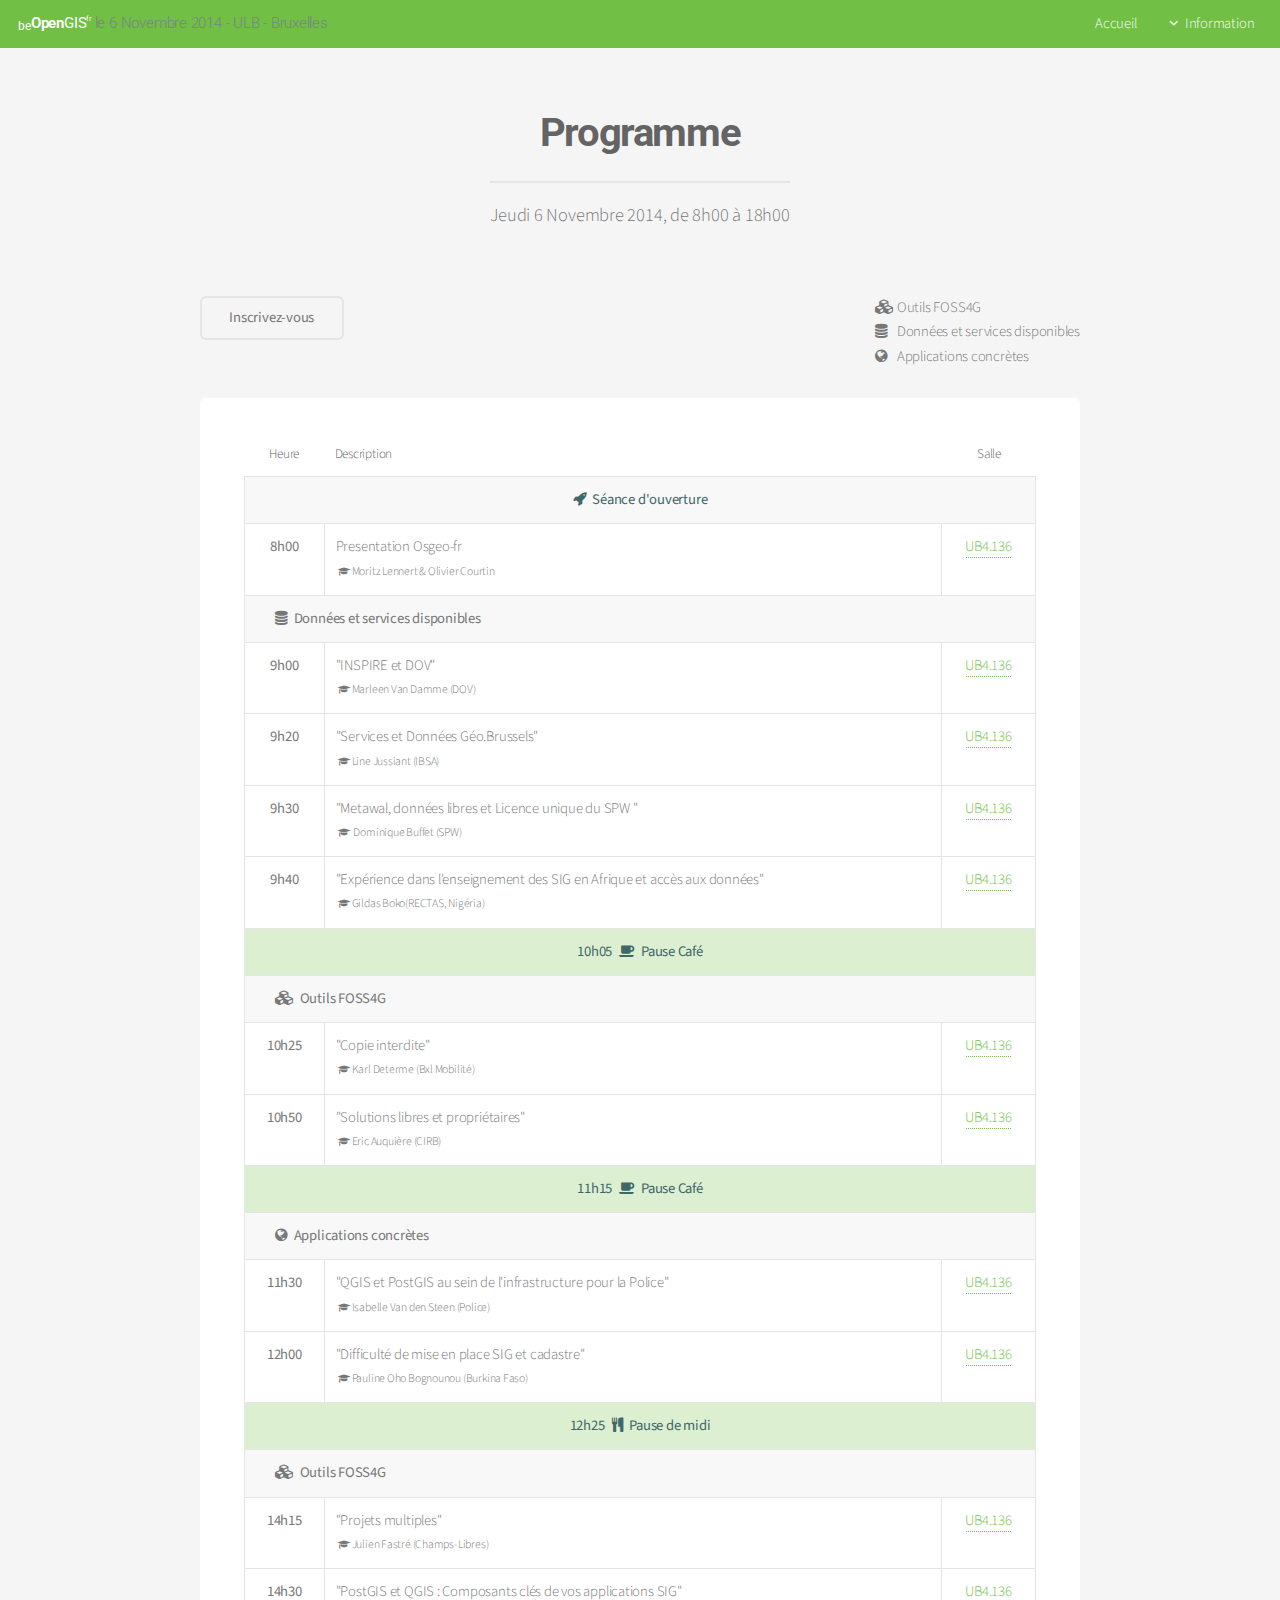
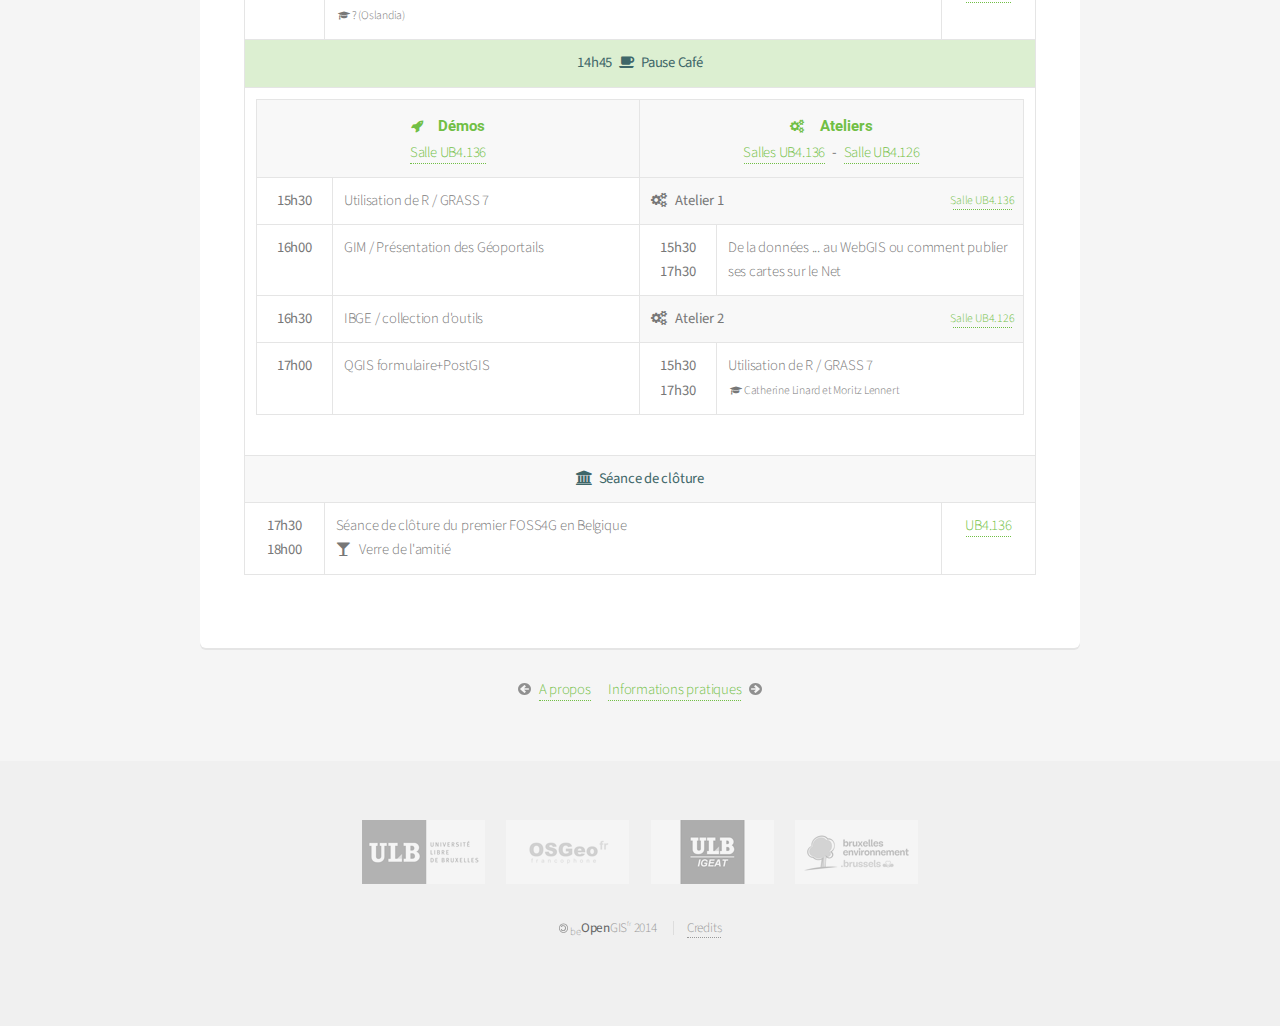
<file: programme_orig.html>
<!DOCTYPE HTML>
<html>
	<head>
		<title>be OpenGIS fr</title>
		<meta http-equiv="content-type" content="text/html; charset=utf-8" />
		<meta name="description" content="be OpenGIS fr, Journée de conférences et ateliers de logiciels libres en géomatique le 16 jeudi Novembre 2014 à l'Université Libre de Bruxelles" />
		<meta name="keywords" content="Geo, marker, GIS, Open Source, Bruxelles" />
		<!--[if lte IE 8]><script src="css/ie/html5shiv.js"></script><![endif]-->
		<script src="js/jquery.min.js" type="text/javascript"></script>
		<script src="js/jquery.dropotron.min.js" type="text/javascript"></script>
		<script src="js/jquery.scrollgress.min.js" type="text/javascript"></script>
		<script src="js/skel.min.js" type="text/javascript"></script>
		<script src="js/skel-layers.min.js" type="text/javascript"></script>
		<script src="js/init.js" type="text/javascript"></script>
		<script src="http://openlayers.org/en/v3.0.0/build/ol.js" type="text/javascript"></script>
		<noscript>
			<link rel="stylesheet" href="css/skel.css" />
			<link rel="stylesheet" href="css/style.css" />
			<link rel="stylesheet" href="css/style-wide.css" />
		</noscript>
		<!--[if lte IE 8]><link rel="stylesheet" href="css/ie/v8.css" /><![endif]-->
	</head>
	<body>

		<!-- Header -->
			<header id="header">
				<h1><a href="index.html"><sub>be</sub><span>Open</span>GIS<sup>fr</sup></a> le 6 Novembre 2014 - ULB - Bruxelles</h1>
				<nav id="nav">
					<ul>
						<li><a href="index.html">Accueil</a></li>
						<li>
							<a href="" class="icon fa-angle-down">Information</a>
							<ul>
								<li><a href="a-propos.html">A propos</a></li>
								<li><a href="programme.html">Programme</a></li>								
								<li><a href="infos.html">Infos pratiques</a></li>
								<li><a href="contact.html">Contact</a></li>
							</ul>
						</li>
					</ul>
				</nav>
			</header>

		<!-- Main -->
			<section id="main" class="container">
				<header>
					<h2>Programme</h2>
					<p>Jeudi 6 Novembre 2014, de 8h00 à 18h00</p>
				</header>
				<div class="row">
					<div class="8u">
						<ul class="actions">
							<li><a href="inscription.html" class="button alt">Inscrivez-vous</a></li>
						</ul>
					</div>
					<div class="4u">
							<p style="float:right"><i class="fa fa-cubes"></i><span style="margin-left:0.2em">Outils FOSS4G</span><br />
							<i class="fa fa-database"></i><span style="margin-left:0.6em">Données et services disponibles</span><br />
							<i class="fa fa-globe"></i><span style="margin-left:0.6em">Applications concrètes</span></p>
							<a name="conferences"></a>
					</div>
				</div>
				<div class="row">
					<div class="12u">

						<!-- Table -->
							<section class="box">				
								<!-- <h4><i class="fa fa-rocket fa-2x"></i> Plénières</h4>
								<p class="heure">de 8h00 à 12h25</p>-->
								<div class="table-wrapper">
									<table class="alt">
										<thead>
											<tr>
												<th>Heure</th>
												<th>Description</th>
												<th>Salle</th>
											</tr>
										</thead>
										<tbody>
											<tr class="progr-1">
												<td colspan="3"><i class="fa fa-rocket"></i>Séance d'ouverture</td>
											</tr>
											<tr>
												<td>8h00</td>
												<td class="talk">Presentation Osgeo-fr<br /><span class="author">Moritz Lennert & Olivier Courtin</span></td>
												<td><a href="infos.html#plenieres">UB4.136</a></td>
											</tr>
											<tr>
												<td colspan="3" style="text-align:left;padding-left:30px"><i class="fa fa-database"></i>Données et services disponibles</td>
											</tr>
											<tr>
												<td>9h00</td>
												<td class="talk">"INSPIRE et DOV"<br /><span class="author">Marleen Van Damme (DOV)</span></td>
												<td><a href="infos.html#plenieres">UB4.136</a></td>
											</tr>
											<tr style="background-color: #fff;">
												<td>9h20</td>
												<td class="talk">"Services et Données Géo.Brussels"<br /><span class="author">Line Jussiant (IBSA)</span></td>
												<td><a href="infos.html#plenieres">UB4.136</a></td>
											</tr>
											<tr>
												<td>9h30</td>
												<td class="talk">"Metawal, données libres et Licence unique du SPW "<br /><span class="author"> Dominique Buffet (SPW)</span></td>
												<td><a href="infos.html#plenieres">UB4.136</a></td>
											</tr>
											<tr style="background-color: #fff;">
												<td>9h40</td>
												<td class="talk">"Expérience dans l'enseignement des SIG en Afrique et accès aux données"<br /><span class="author">Gildas Boko(RECTAS, Nigéria)</span></td>
												<td><a href="infos.html#plenieres">UB4.136</a></td>
											</tr>
											<tr class="progr-2">
												<td colspan="3">10h05 <i class="fa fa-coffee"></i>Pause Café</td>
											</tr>
											<tr>
												<td colspan="3" style="text-align:left;padding-left:30px"><i class="fa fa-cubes"></i>Outils FOSS4G</td>
											</tr>
											<tr>
												<td>10h25</td>
												<td>"Copie interdite"<br /><span class="author">Karl Determe (Bxl Mobilité)</span></td>
												<td><a href="infos.html#plenieres">UB4.136</a></td>
											</tr>
											<tr style="background-color: #fff;">
												<td>10h50</td>
												<td>"Solutions libres et propriétaires"<br /><span class="author">Eric Auquière (CIRB)</span></td>
												<td><a href="infos.html#plenieres">UB4.136</a></td>
											</tr>
											<tr class="progr-2">
												<td colspan="3">11h15 <i class="fa fa-coffee"></i>Pause Café</td>
											</tr>
											<tr>
												<td colspan="3" style="text-align:left;padding-left:30px"><i class="fa fa-globe"></i>Applications concrètes</td>
											</tr>											
											<tr>
												<td>11h30</td>
												<td>"QGIS et PostGIS au sein de l'infrastructure pour la Police"<br /><span class="author">Isabelle Van den Steen (Police)</span></td>
												<td><a href="infos.html#plenieres">UB4.136</a></td>
											</tr>	
											<tr style="background-color: #fff;">
												<td>12h00</td>
												<td>"Difficulté de mise en place SIG et cadastre"<br /><span class="author">Pauline Oho Bognounou (Burkina Faso)</span></td>
												<td><a href="infos.html#plenieres">UB4.136</a></td>
											</tr>
											<tr class="progr-2">
												<td colspan="3">12h25 <i class="fa fa-cutlery"></i>Pause de midi</td>
											</tr>
											<tr>
												<td colspan="3" style="text-align:left;padding-left:30px"><i class="fa fa-cubes"></i>Outils FOSS4G</td>
											</tr>
											<tr>
												<td>14h15</td>
												<td>"Projets multiples"<br /><span class="author">Julien Fastré (Champs-Libres)</span></td>
												<td><a href="infos.html#plenieres">UB4.136</a></td>
											</tr>
											<tr style="background-color: #fff;">
												<td>14h30</td>
												<td>"PostGIS et QGIS : Composants clés de vos applications SIG"<br /><span class="author">? (Oslandia)</span></td>
												<td><a href="infos.html#plenieres">UB4.136</a></td>
											</tr>
											
											<tr class="progr-2">
												<td colspan="3">14h45 <i class="fa fa-coffee"></i>Pause Café</td>
											</tr>
											<tr style="background-color: #fff;">
												<td colspan="3">
													<div class="table-wrapper">
													<table class="alt tarde">
														<tbody>
															<tr>
																<td colspan="2" style="width:50%;text-align:center;"><h4><i class="fa fa-rocket fa-2x"></i> Démos</h4>
																<a href="infos.html#plenieres" style="font-weight:300">Salle UB4.136</a></td> 
																<td colspan="2" style="width:50%;text-align:center;"><h4><i class="fa fa-gears fa-2x"></i> Ateliers</h4>
																<a href="infos.html#workshops" style="font-weight:300">Salles UB4.136</a><span style="padding:0.5em">-</span><a href="infos.html#workshops" style="font-weight:300">Salle UB4.126</a></td>
															</tr>
															<tr>
																<td style="width:10%;background-color: #fff">15h30</td>
																<td style="background-color: #fff;text-align:left;font-weight:300">Utilisation de R / GRASS 7</td>
																<td colspan="2" style="background-color: #f8f8f8; text-align:left"><i class="fa fa-gears"></i> Atelier 1 <span style="float:right;text-align:right;font-size:80%;width:30%"><a href="infos.html#workshops" style="font-weight:300">Salle UB4.136</a><span></td>
															</tr>
															<tr>
																<td style="background-color: #fff">16h00</td>
																<td style="background-color: #fff;text-align:left;font-weight:300">GIM / Présentation des Géoportails</td>
																<td style="width:10%;background-color: #fff">15h30<br/>17h30</td>
																<td style="background-color: #fff;text-align:left;font-weight:300">De la données ... au WebGIS ou comment publier ses cartes sur le Net</td>
															</tr>
															<tr>
																<td style="width:10%;background-color: #fff">16h30</td>
																<td style="background-color: #fff;text-align:left;font-weight:300">IBGE / collection d'outils </td>
																<td colspan="2" style="background-color: #f8f8f8; text-align:left"><i class="fa fa-gears"></i> Atelier 2 <span style="float:right;text-align:right;font-size:80%;width:30%"><a href="infos.html#workshops" style="font-weight:300">Salle UB4.126</a><span></td>
															</tr>
															<tr>
																<td style="background-color: #fff">17h00</td>
																<td style="background-color: #fff;text-align:left;font-weight:300">QGIS formulaire+PostGIS</td>
																<td style="width:10%;background-color: #fff">15h30<br/>17h30</td>
																<td style="background-color: #fff;text-align:left;font-weight:300">Utilisation de R / GRASS 7<br /><span class="author">Catherine Linard et Moritz Lennert</span></td>
															</tr>
														</tbody>
													</table>
													</div>
												</td>
											</tr>
											<tr class="progr-1">
												<td colspan="3" style="background-color: #f8f8f8"><i class="fa fa-university"></i>Séance de clôture</td>
											</tr>
											<tr style="background-color: #fff">
												<td>17h30<br />18h00</td>
												<td class="talk">Séance de clôture du premier FOSS4G en Belgique<br /><i class="fa fa-glass"></i> Verre de l'amitié</td>
												<td><a href="infos.html#plenieres">UB4.136</a></td>
											</tr>											
										</tbody>
									</table>
								</div>	
							</section>
						</div>
					</div>
				<div class="nav bottom"><prev></prev><a href="a-propos.html" title="A propos">A propos</a> <a href="infos.html" title="Infos">Informations pratiques</a><next></next></div>
			</section>

			
		<!-- Footer -->
		<footer id="footer">
			<ul class="icons">
				<li><a href="http://www.ulb.ac.be/" class="icon ulb"><span class="label">ULB - Université Libre de Bruxelles</span></a></li>
				<li><a href="http://osgeo.asso.fr/" class="icon osgeofr"><span class="label">OSGEOfr</span></a></li>
				<li><a href="http://igeat.ulb.ac.be/" class="icon igeat"><span class="label">Igeat</span></a></li>
				<li><a href="http://www.bruxellesenvironnement.be/" class="icon ibge"><span class="label">Bruxelles Environnement</span></a></li>
			</ul>
			<ul class="copyleft">
				<li><i class="fa fa-copyright fa-flip-horizontal"></i> <sub>be</sub><strong>Open</strong>GIS<sup>fr</sup> 2014</li>
				<li><a href="credits.html">Credits</a></li>
			</ul>
		</footer>
	</body>
</html>
</file>
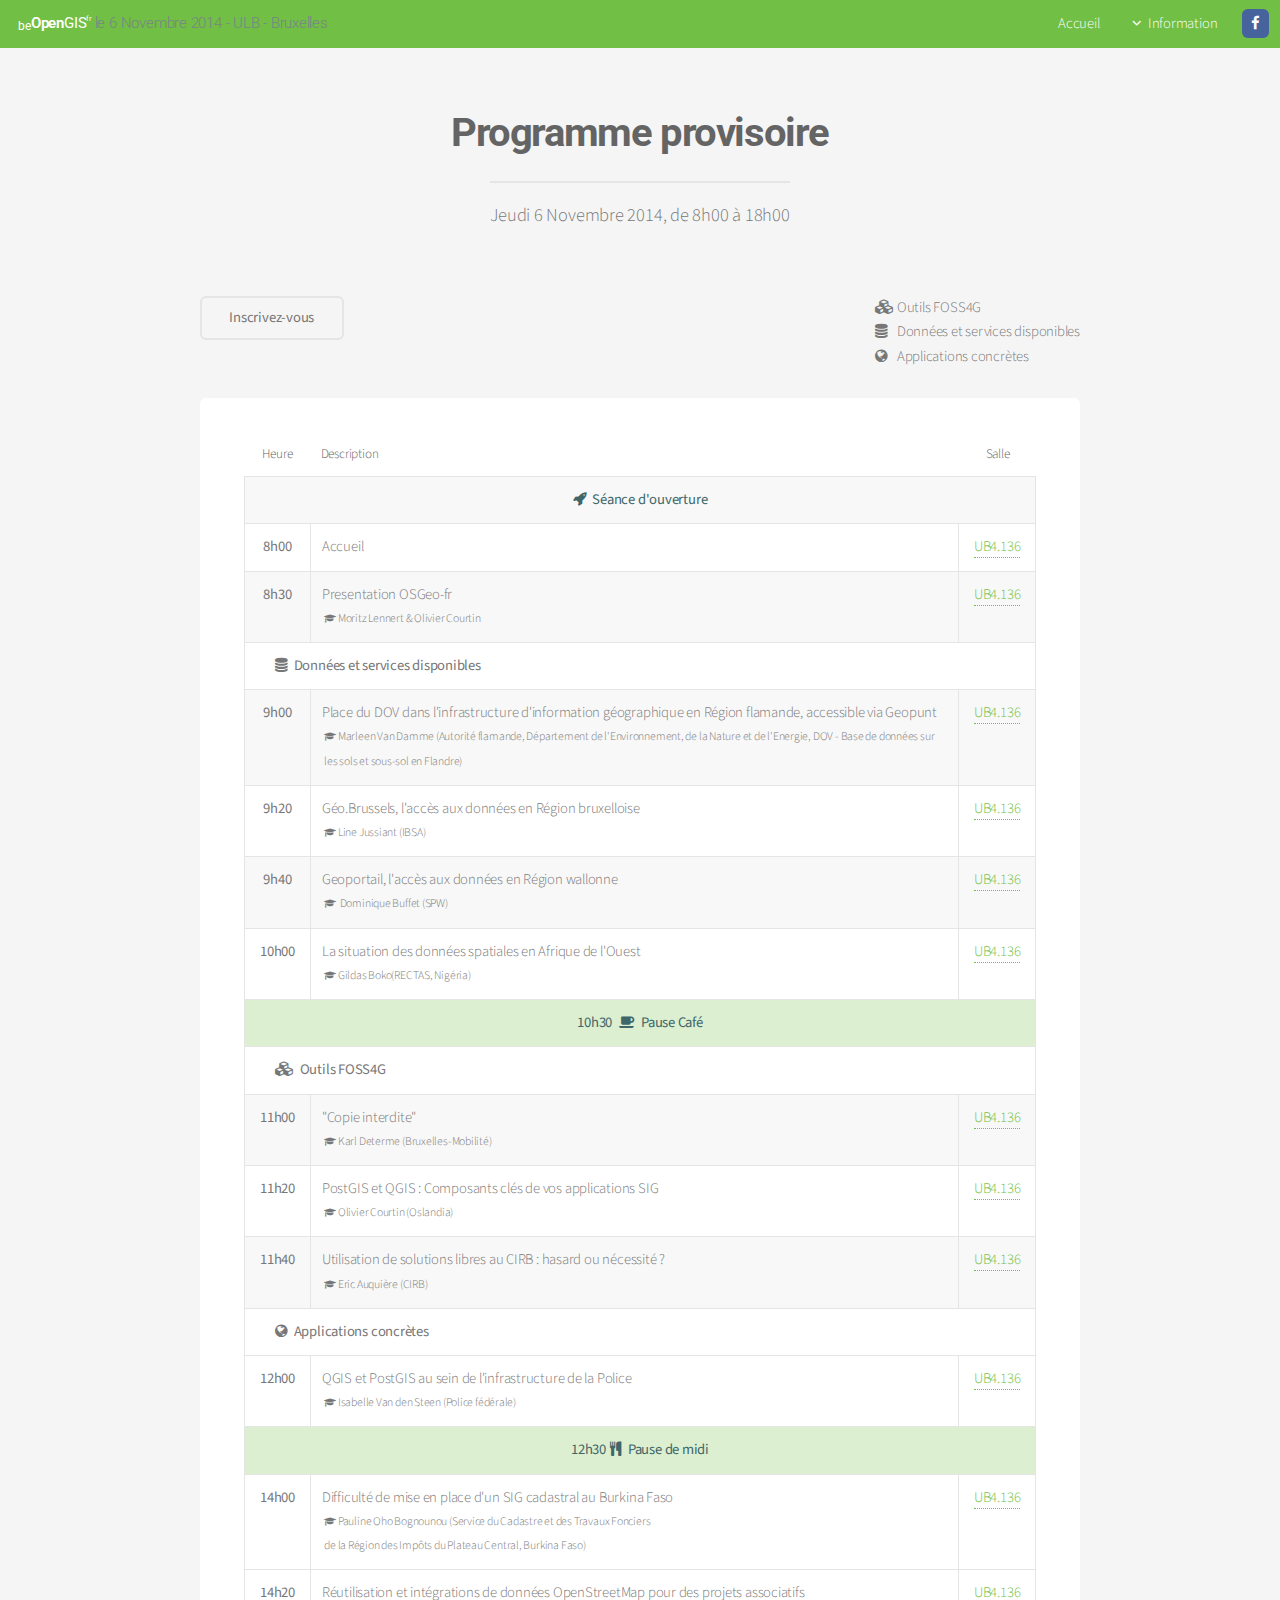
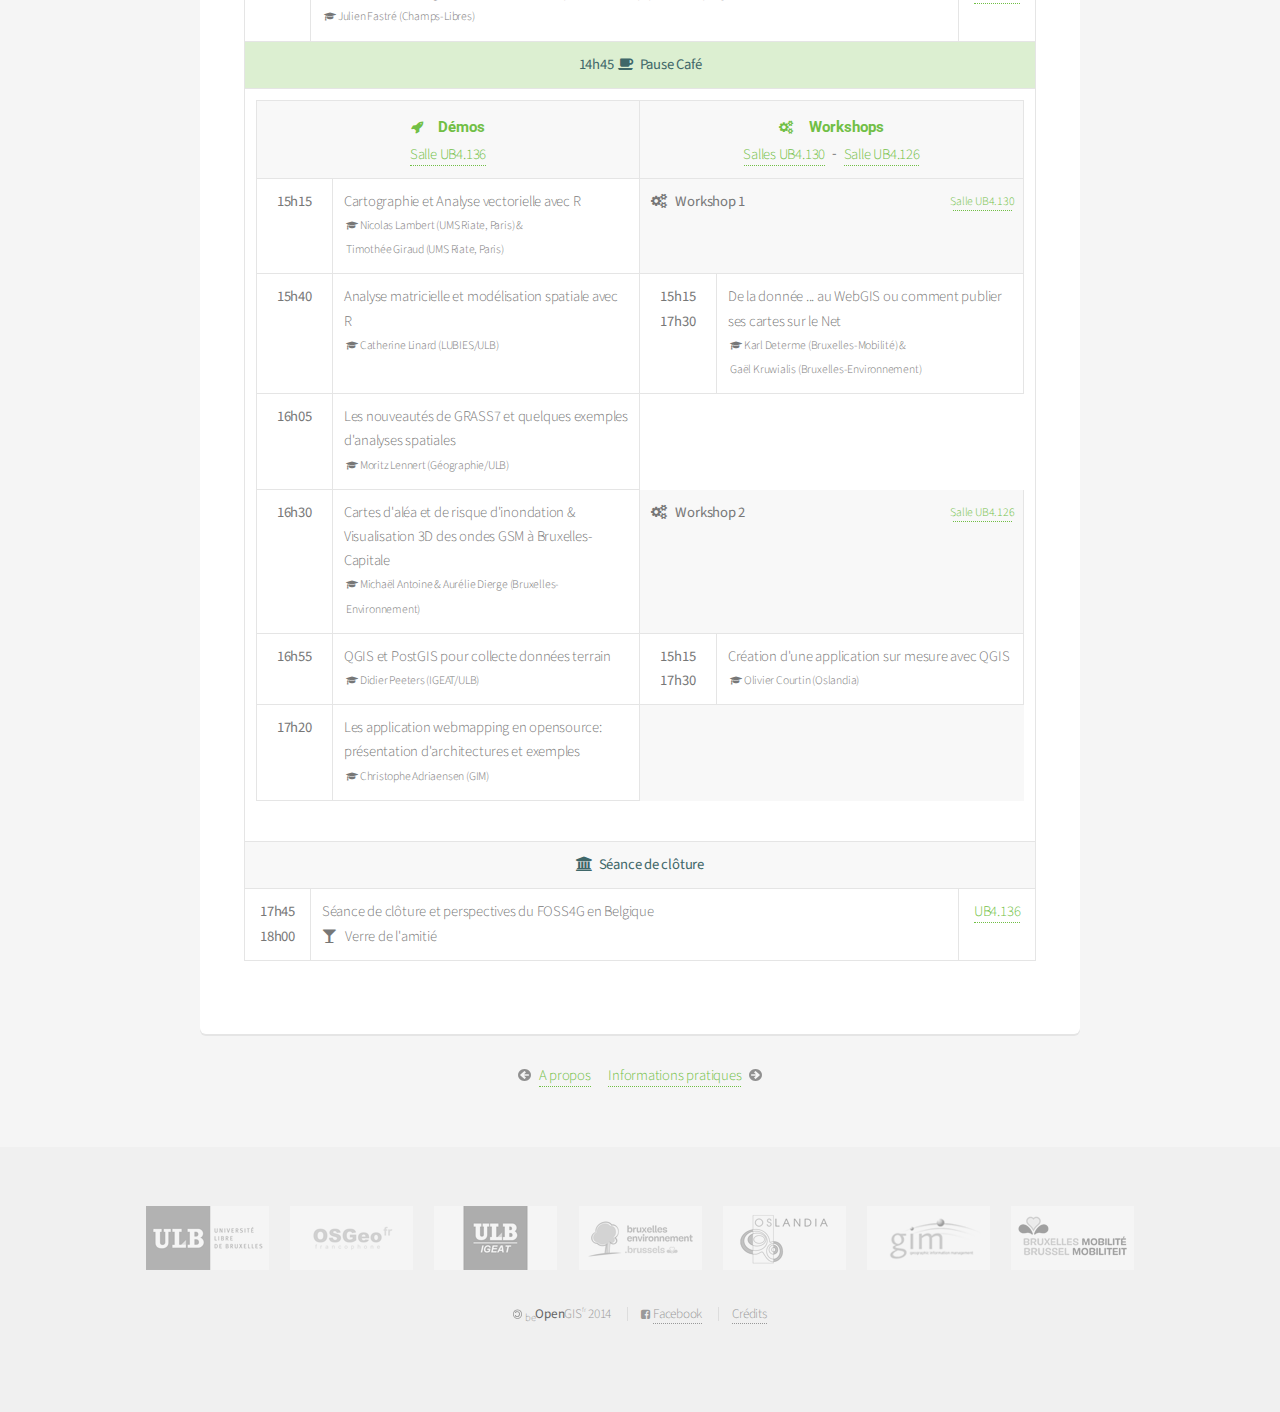
<file: programme_sans_infosupp.html>
<!DOCTYPE HTML>
<html>
	<head>
		<title>be OpenGIS fr</title>
		<meta http-equiv="content-type" content="text/html; charset=utf-8" />
		<meta name="description" content="be OpenGIS fr, Journée de conférences et ateliers de logiciels libres en géomatique le 16 jeudi Novembre 2014 à l'Université Libre de Bruxelles" />
		<meta name="keywords" content="Geo, marker, GIS, Open Source, Bruxelles" />
		<!--[if lte IE 8]><script src="css/ie/html5shiv.js"></script><![endif]-->
		<script src="js/jquery.min.js" type="text/javascript"></script>
		<script src="js/jquery.dropotron.min.js" type="text/javascript"></script>
		<script src="js/jquery.scrollgress.min.js" type="text/javascript"></script>
		<script src="js/skel.min.js" type="text/javascript"></script>
		<script src="js/skel-layers.min.js" type="text/javascript"></script>
		<script src="js/init.js" type="text/javascript"></script>
		<script src="http://openlayers.org/en/v3.0.0/build/ol.js" type="text/javascript"></script>
		<noscript>
			<link rel="stylesheet" href="css/skel.css" />
			<link rel="stylesheet" href="css/style.css" />
			<link rel="stylesheet" href="css/style-wide.css" />
		</noscript>
		<!--[if lte IE 8]><link rel="stylesheet" href="css/ie/v8.css" /><![endif]-->
	</head>
	<body>

		<!-- Header -->
			<header id="header">
				<h1><a href="index.html"><sub>be</sub><span>Open</span>GIS<sup>fr</sup></a> le 6 Novembre 2014 - ULB - Bruxelles</h1>
				<nav id="nav">
					<ul>
						<li><a href="index.html">Accueil</a></li>
						<li>
							<a href="" class="icon fa-angle-down">Information</a>
							<ul>
								<li><a href="a-propos.html">A propos</a></li>
								<li><a href="programme.html">Programme</a></li>								
								<li><a href="infos.html">Infos pratiques</a></li>
								<li><a href="contact.html">Contact</a></li>
							</ul>
						</li>
						<li><a href="https://www.facebook.com/beopengisfr" class="button icon fa-facebook default azul" title="Facebook"><span class="label">Facebook</span></a></li>
					</ul>
				</nav>
			</header>

		<!-- Main -->
			<section id="main" class="container">
				<header>
					<h2>Programme provisoire</h2>
					<p>Jeudi 6 Novembre 2014, de 8h00 à 18h00</p>
				</header>
				<div class="row">
					<div class="8u">
						<ul class="actions">
							<li><a href="inscription.html" class="button alt">Inscrivez-vous</a></li>
						</ul>
					</div>
					<div class="4u">
							<p style="float:right"><i class="fa fa-cubes"></i><span style="margin-left:0.2em">Outils FOSS4G</span><br />
							<i class="fa fa-database"></i><span style="margin-left:0.6em">Données et services disponibles</span><br />
							<i class="fa fa-globe"></i><span style="margin-left:0.6em">Applications concrètes</span></p>
							<a name="conferences"></a>
					</div>
				</div>
				<div class="row">
					<div class="12u">

						<!-- Table -->
							<section class="box">				
								<!-- <h4><i class="fa fa-rocket fa-2x"></i> Plénières</h4>
								<p class="heure">de 8h00 à 12h25</p>-->
								<div class="table-wrapper">
									<table class="alt">
										<thead>
											<tr>
												<th>Heure</th>
												<th>Description</th>
												<th>Salle</th>
											</tr>
										</thead>
										<tbody>
											<tr class="progr-1">
												<td colspan="3"><i class="fa fa-rocket"></i>Séance d'ouverture</td>
											</tr>
											<tr>
												<td>8h00</td>
												<td class="talk">Accueil<br /></td>
												<td><a href="infos.html#plenieres">UB4.136</a></td>
											</tr>
											<tr>
												<td>8h30</td>
												<td class="talk">Presentation OSGeo-fr<br /><span class="author">Moritz Lennert & Olivier Courtin</span></td>
												<td><a href="infos.html#plenieres">UB4.136</a></td>
											</tr>
											
											<tr>
												<td colspan="3" style="text-align:left;padding-left:30px"><i class="fa fa-database"></i>Données et services disponibles</td>
											</tr>
											<tr>
												<td>9h00</td>
												<td class="talk">Place du DOV dans l'infrastructure d'information géographique en Région flamande, accessible via Geopunt<br /><span class="author">Marleen Van Damme (Autorité flamande, Département de l'Environnement, de la Nature et de l'Energie, DOV - Base de données sur les sols et sous-sol en Flandre)</span></td>
												<td><a href="infos.html#plenieres">UB4.136</a></td>
											</tr>
											<tr style="background-color: #fff;">
												<td>9h20</td>
												<td class="talk">Géo.Brussels, l'accès aux données en Région bruxelloise<br /><span class="author">Line Jussiant (IBSA)</span></td>
												<td><a href="infos.html#plenieres">UB4.136</a></td>
											</tr>
											<tr>
												<td>9h40</td>
												<td class="talk">Geoportail, l'accès aux données en Région wallonne<br /><span class="author"> Dominique Buffet (SPW)</span></td>
												<td><a href="infos.html#plenieres">UB4.136</a></td>
											</tr>
											<tr style="background-color: #fff;">
												<td>10h00</td>
												<td class="talk">La situation des données spatiales en Afrique de l'Ouest<br /><span class="author">Gildas Boko(RECTAS, Nigéria)</span></td>
												<td><a href="infos.html#plenieres">UB4.136</a></td>
											</tr>
											<tr class="progr-2">
												<td colspan="3">10h30 <i class="fa fa-coffee"></i>Pause Café</td>
											</tr>
											<tr>
												<td colspan="3" style="text-align:left;padding-left:30px"><i class="fa fa-cubes"></i>Outils FOSS4G</td>
											</tr>
											<tr>
												<td>11h00</td>
												<td>"Copie interdite"<br /><span class="author">Karl Determe (Bruxelles-Mobilité)</span></td>
												<td><a href="infos.html#plenieres">UB4.136</a></td>
											</tr>
											<tr style="background-color: #fff;">
												<td>11h20</td>
												<td>PostGIS et QGIS : Composants clés de vos applications SIG<br /><span class="author">Olivier Courtin (Oslandia)</span></td>
												<td><a href="infos.html#plenieres">UB4.136</a></td>
											</tr>
											<tr>
												<td>11h40</td>
												<td>Utilisation de solutions libres au CIRB : hasard ou nécessité ?<br /><span class="author">Eric Auquière (CIRB)</span></td>
												<td><a href="infos.html#plenieres">UB4.136</a></td>
											</tr>	
											<tr>
												<td colspan="3" style="text-align:left;padding-left:30px"><i class="fa fa-globe"></i>Applications concrètes</td>
</tr>										<tr>											
											<tr style="background-color: #fff;">
												<td>12h00</td>
												<td>QGIS et PostGIS au sein de l'infrastructure de la Police<br /><span class="author">Isabelle Van den Steen (Police fédérale) </span></td>
												<td><a href="infos.html#plenieres">UB4.136</a></td>
											</tr>
											<tr class="progr-2">
												<td colspan="3">12h30<i class="fa fa-cutlery"></i>Pause de midi</td>
											</tr>
											<tr>
												<td>14h00</td>
												<td>Difficulté de mise en place d'un SIG cadastral au Burkina Faso<br /><span class="author">Pauline Oho Bognounou (Service du Cadastre et des Travaux Fonciers<br />de la Région des Impôts du Plateau Central, Burkina Faso)</span></td>
												<td><a href="infos.html#plenieres">UB4.136</a></td>
											</tr>
											<tr style="background-color: #fff;">
												<td>14h20</td>
												<td>Réutilisation et intégrations de données OpenStreetMap pour des projets associatifs<br /><span class="author">Julien Fastré (Champs-Libres)</span></td>
												<td><a href="infos.html#plenieres">UB4.136</a></td>
											</tr>
											
											<tr class="progr-2">
												<td colspan="3">14h45<i class="fa fa-coffee"></i>Pause Café</td>
											</tr>
											<tr style="background-color: #fff;">
												<td colspan="3">
													<div class="table-wrapper">
													<table class="alt tarde">
														<tbody>
															<tr>
																<td colspan="2" style="width:50%;text-align:center;"><h4><i class="fa fa-rocket fa-2x"></i> Démos</h4>
																<a href="infos.html#plenieres" style="font-weight:300">Salle UB4.136</a></td> 
																<td colspan="2" style="width:50%;text-align:center;"><h4><i class="fa fa-gears fa-2x"></i> Workshops</h4>
																<a href="infos.html#workshops" style="font-weight:300">Salles UB4.130</a><span style="padding:0.5em">-</span><a href="infos.html#workshops" style="font-weight:300">Salle UB4.126</a></td>
															</tr>
															<tr>
																<td style="width:10%;background-color: #fff">15h15</td>
																<td style="background-color: #fff;text-align:left;font-weight:300">
																	Cartographie et Analyse vectorielle avec R<br />
																	<span class="author">Nicolas Lambert (UMS Riate, Paris) & <br />
																	Timothée Giraud (UMS Riate, Paris)</span>
																</td>
																<td colspan="2" style="background-color: #f8f8f8; text-align:left"><i class="fa fa-gears"></i> Workshop 1 <span style="float:right;text-align:right;font-size:80%;width:30%"><a href="infos.html#workshops" style="font-weight:300">Salle UB4.130</a><span></td>
															</tr>
															<tr>
																<td style="background-color: #fff">15h40</td>
																<td style="background-color: #fff;text-align:left;font-weight:300">
																	Analyse matricielle et modélisation spatiale avec R<br />
																	<span class="author">Catherine Linard (LUBIES/ULB)</span>
																</td>
																<td style="width:10%;background-color: #fff">15h15<br/>17h30</td>
																<td style="background-color: #fff;text-align:left;font-weight:300">De la donnée ... au WebGIS ou comment publier ses cartes sur le Net<br /><span class="author">Karl Determe (Bruxelles-Mobilité) & <br /> Gaël Kruwialis (Bruxelles-Environnement)</td>
															</tr>
															<tr>
																<td style="background-color: #fff">16h05</td>
																<td style="background-color: #fff;text-align:left;font-weight:300">Les nouveautés de GRASS7 et quelques exemples d'analyses spatiales<br /><span class="author">Moritz Lennert (Géographie/ULB)
																</span></td>
																<td style="width:10%;background-color: #fff"></td>
																<td style="background-color: #fff;text-align:left;font-weight:300"></td>
															</tr>

															<tr>
																<td style="width:10%;background-color: #fff">16h30</td>
																<td style="background-color: #fff;text-align:left;font-weight:300">Cartes d'aléa et de risque d'inondation & Visualisation 3D des ondes GSM à Bruxelles-Capitale<br /><span class="author">Michaël Antoine & Aurélie Dierge (Bruxelles-Environnement)
																</span></td>
																<td colspan="2" style="background-color: #f8f8f8; text-align:left"><i class="fa fa-gears"></i> Workshop 2 <span style="float:right;text-align:right;font-size:80%;width:30%"><a href="infos.html#workshops" style="font-weight:300">Salle UB4.126</a><span></td>
															</tr>
															<tr>
																<td style="background-color: #fff">16h55</td>
																<td style="background-color: #fff;text-align:left;font-weight:300">QGIS et PostGIS pour collecte données terrain<br /><span class="author">Didier Peeters (IGEAT/ULB)
																</span></td>
																<td style="width:10%;background-color: #fff">15h15<br/>17h30</td>
																<td style="background-color: #fff;text-align:left;font-weight:300">Création d'une application sur mesure avec QGIS<br /><span class="author">Olivier Courtin (Oslandia)</span></td>
															</tr>
															<tr>
																<td style="background-color: #fff">17h20</td>
																<td style="background-color: #fff;text-align:left;font-weight:300">Les application webmapping en opensource: présentation d'architectures et exemples<br /><span class="author">Christophe Adriaensen (GIM)
																</span></td>
																<td style="width:10%;background-color: #fff"></td>
																<td style="background-color: #fff;text-align:left;font-weight:300"></td>
															</tr>
														</tbody>
													</table>
													</div>
												</td>
											</tr>
											<tr class="progr-1">
												<td colspan="3" style="background-color: #f8f8f8"><i class="fa fa-university"></i>Séance de clôture</td>
											</tr>
											<tr style="background-color: #fff">
												<td>17h45<br />18h00</td>
												<td class="talk">Séance de clôture et perspectives du FOSS4G en Belgique<br /><i class="fa fa-glass"></i> Verre de l'amitié</td>
												<td><a href="infos.html#plenieres">UB4.136</a></td>
											</tr>											
										</tbody>
									</table>
								</div>	
							</section>
						</div>
					</div>
				<div class="nav bottom"><prev></prev><a href="a-propos.html" title="A propos">A propos</a> <a href="infos.html" title="Infos">Informations pratiques</a><next></next></div>
			</section>

		<!-- Footer -->
		<footer id="footer">
			<ul class="icons">
				<li><a href="http://www.ulb.ac.be/" class="icon ulb"><span class="label">ULB - Université Libre de Bruxelles</span></a></li>
				<li><a href="http://osgeo.asso.fr/" class="icon osgeofr"><span class="label">OSGEOfr</span></a></li>
				<li><a href="http://igeat.ulb.ac.be/" class="icon igeat"><span class="label">Igeat</span></a></li>
				<li><a href="http://www.bruxellesenvironnement.be/" class="icon ibge"><span class="label">Bruxelles Environnement</span></a></li>
				<li><a href="http://www.oslandia.com/" class="icon oslandia"><span class="label">Oslandia</span></a></li>
				<li><a href="http://www.gim.be/" class="icon gim"><span class="label">GIM</span></a></li>
				<li><a href="http://www.bruxellesmobilite.irisnet.be/" class="icon bxlmobilite"><span class="label">Bruxelles Mobilité</span></a></li>
			</ul>
			<ul class="copyleft">
				<li><i class="fa fa-copyright fa-flip-horizontal"></i> <sub>be</sub><strong>Open</strong>GIS<sup>fr</sup> 2014</li>
				<li><i class="fa fa-facebook-square"></i> <a href="https://www.facebook.com/beopengisfr" title="Facebook">Facebook </a></li>
				<li><a href="credits.html">Crédits</a></li>
			</ul>
		</footer>
		<script>
		  (function(i,s,o,g,r,a,m){i['GoogleAnalyticsObject']=r;i[r]=i[r]||function(){
		  (i[r].q=i[r].q||[]).push(arguments)},i[r].l=1*new Date();a=s.createElement(o),
		  m=s.getElementsByTagName(o)[0];a.async=1;a.src=g;m.parentNode.insertBefore(a,m)
		  })(window,document,'script','//www.google-analytics.com/analytics.js','ga');

		  ga('create', 'UA-163845-56', 'auto');
		  ga('send', 'pageview');
		</script>
	</body>
</html>
</file>
<file: css/style-wide.css>
/*
	Alpha by Pixelarity
	pixelarity.com @pixelarity
	License: pixelarity.com/license
*/

/* Basic */

	body, input, select, textarea {
		font-size: 13pt;
	}

/* Banner */

	#banner {
		padding: 10em 0 17em 0;
	}
	#banner h2 {
			font-size: 7em;
		}
</file>
<file: css/ie/v8.css>
/*
	Alpha by Pixelarity
	pixelarity.com @pixelarity
	License: pixelarity.com/license
*/

/* Basic */

	pre, code {
		position: relative;
		-ms-behavior: url("css/ie/PIE.htc");
	}

/* Form */

	input[type="text"],
	input[type="password"],
	input[type="email"],
	select,
	textarea {
		position: relative;
		-ms-behavior: url("css/ie/PIE.htc");
		line-height: 3em;
	}

	input[type="checkbox"],
	input[type="radio"] {
		opacity: 1;
		z-index: auto;
	}

		input[type="checkbox"] + label:before,
		input[type="radio"] + label:before {
			display: none;
		}

/* Button */

	input[type="submit"],
	input[type="reset"],
	input[type="button"],
	.button {
		position: relative;
		-ms-behavior: url("css/ie/PIE.htc");
	}

		input[type="submit"].alt,
		input[type="reset"].alt,
		input[type="button"].alt,
		.button.alt {
			border: solid 2px #e5e5e5;
		}

/* Box */

	.box {
		position: relative;
		-ms-behavior: url("css/ie/PIE.htc");
	}

		.box .image.featured {
			margin: 2em 0;
			width: 100%;
		}

/* Icon */

	.icon.major {
		position: relative;
		-ms-behavior: url("css/ie/PIE.htc");
	}

/* Image */

	.image {
		position: relative;
		-ms-behavior: url("css/ie/PIE.htc");
	}

		.image img {
			position: relative;
			-ms-behavior: url("css/ie/PIE.htc");
		}

/* Header */

	#header nav > ul > li a {
		color: #fff;
		display: inline-block;
		text-decoration: none;
		border: 0;
	}

		#header nav > ul > li a.icon:before {
			color: #fff;
			margin-right: 0.5em;
		}

	#header.alt {
		color: #fff;
	}

		#header.alt nav > ul > li a:not(.button).icon:before {
			color: rgba(255, 255, 255, 0.75);
		}

		#header.alt nav > ul > li.active a:not(.button) {
			background-color: rgba(255, 255, 255, 0.2);
		}

	.dropotron {
		border: solid 1px #e5e5e5;
	}

		.dropotron.level-0 {
			margin-top: 0;
		}

			.dropotron.level-0:before {
				display: none;
			}

/* Banner */

	#banner {
		background-attachment: scroll;
		background-image: url("../../images/banner.jpg");
		background-position: auto;
		background-repeat: no-repeat;
		background-size: cover;
		-ms-behavior: url("css/ie/backgroundsize.min.htc");
	}

		#banner input[type="submit"],
		#banner input[type="reset"],
		#banner input[type="button"],
		#banner .button {
			border: solid 2px #fff;
		}

/* Main */

	#main {
		position: relative;
		z-index: 1;
	}

/* CTA */

	#cta input[type="text"],
	#cta input[type="password"],
	#cta input[type="email"],
	#cta select,
	#cta textarea {
		background: #65caa5;
		border: solid 2px #fff;
	}

	#cta .formerize-placeholder {
		color: #fff !important;
	}
</file>
<file: css/skel.css>
/* Resets (http://meyerweb.com/eric/tools/css/reset/ | v2.0 | 20110126 | License: none (public domain)) */

	html,body,div,span,applet,object,iframe,h1,h2,h3,h4,h5,h6,p,blockquote,pre,a,abbr,acronym,address,big,cite,code,del,dfn,em,img,ins,kbd,q,s,samp,small,strike,strong,sub,sup,tt,var,b,u,i,center,dl,dt,dd,ol,ul,li,fieldset,form,label,legend,table,caption,tbody,tfoot,thead,tr,th,td,article,aside,canvas,details,embed,figure,figcaption,footer,header,hgroup,menu,nav,output,ruby,section,summary,time,mark,audio,video{margin:0;padding:0;border:0;font-size:100%;font:inherit;vertical-align:baseline;}article,aside,details,figcaption,figure,footer,header,hgroup,menu,nav,section{display:block;}body{line-height:1;}ol,ul{list-style:none;}blockquote,q{quotes:none;}blockquote:before,blockquote:after,q:before,q:after{content:'';content:none;}table{border-collapse:collapse;border-spacing:0;}body{-webkit-text-size-adjust:none}

/* Box Model */

	*, *:before, *:after {
		-moz-box-sizing: border-box;
		-webkit-box-sizing: border-box;
		box-sizing: border-box;
	}

/* Container */

	body {
		/* min-width: (containers) */
		min-width: 60em;
	}

	.container {
		margin-left: auto;
		margin-right: auto;
		
		/* width: (containers) */
		width: 60em;
	}

	/* Modifiers */
	
		.container.small {
			/* width: (containers) * 0.75; */
			width: 45em;
		}

		.container.big {
			width: 100%;

			/* max-width: (containers) * 1.25; */
			max-width: 75em;

			/* min-width: (containers); */
			min-width: 60em;
		}

/* Grid */

	.\31 2u { width: 100% }
	.\31 1u { width: 91.6666666667% }
	.\31 0u { width: 83.3333333333% }
	.\39 u { width: 75% }
	.\38 u { width: 66.6666666667% }
	.\37 u { width: 58.3333333333% }
	.\36 u { width: 50% }
	.\35 u { width: 41.6666666667% }
	.\34 u { width: 33.3333333333% }
	.\33 u { width: 25% }
	.\32 u { width: 16.6666666667% }
	.\31 u { width: 8.3333333333% }
	.\-11u { margin-left: 91.6666666667% }
	.\-10u { margin-left: 83.3333333333% }
	.\-9u { margin-left: 75% }
	.\-8u { margin-left: 66.6666666667% }
	.\-7u { margin-left: 58.3333333333% }
	.\-6u { margin-left: 50% }
	.\-5u { margin-left: 41.6666666667% }
	.\-4u { margin-left: 33.3333333333% }
	.\-3u { margin-left: 25% }
	.\-2u { margin-left: 16.6666666667% }
	.\-1u { margin-left: 8.3333333333% }

	/* Rows */

		.row > * {
			float: left;
		}

		.row:after {
			content: '';
			display: block;
			clear: both;
			height: 0;
		}

		.row:first-child > * {
			padding-top: 0 !important;
		}

		/* Normal */

			.row > * {
				/* padding-left: (gutters.vertical) */
				padding-left: 2em;
			}

			.row + .row > * {
				/* padding: (gutters.horizontal) 0 0 (gutters.vertical) */
				padding: 0 0 0 2em;
			}

			.row {
				/* margin-left: -(gutters.vertical) */
				margin-left: -2em;
			}

			.row + .row.uniform > * {
				/* padding: (gutters.vertical) 0 0 (gutters.vertical) */
				padding: 0 0 0 2em;
			}

		/* Flush */

			.row.flush > * {
				padding-left: 0;
			}

			.row + .row.flush > * {
				padding: 0;
			}

			.row.flush {
				margin-left: 0;
			}

			.row + .row.uniform.flush > * {
				padding: 0;
			}

		/* Quarter */

			.row.quarter > * {
				/* padding-left: (gutters.vertical * 0.25) */
				padding-left: 0.5em;
			}

			.row + .row.quarter > * {
				/* padding: (gutters.horizontal * 0.25) 0 0 (gutters.vertical * 0.25) */
				padding: 0 0 0 0.5em;
			}

			.row.quarter {
				/* margin-left: -(gutters.vertical * 0.25) */
				margin-left: -0.5em;
			}

			.row + .row.uniform.quarter > * {
				/* padding: (gutters.vertical * 0.25) 0 0 (gutters.vertical * 0.25) */
				padding: 0 0 0 0.5em;
			}

		/* Half */

			.row.half > * {
				/* padding-left: (gutters.vertical * 0.5) */
				padding-left: 1em;
			}

			.row + .row.half > * {
				/* padding: (gutters.horizontal * 0.5) 0 0 (gutters.vertical * 0.5) */
				padding: 0 0 0 1em;
			}

			.row.half {
				/* margin-left: -(gutters.vertical * 0.5) */
				margin-left: -1em;
			}

			.row + .row.uniform.half > * {
				/* padding: (gutters.vertical * 0.5) 0 0 (gutters.vertical * 0.5) */
				padding: 0 0 0 1em;
			}

		/* One and (a) Half */

			.row.oneandhalf > * {
				/* padding-left: (gutters.vertical * 1.5) */
				padding-left: 3em;
			}

			.row + .row.oneandhalf > * {
				/* padding: (gutters.horizontal * 1.5) 0 0 (gutters.vertical * 1.5) */
				padding: 0 0 0 3em;
			}

			.row.oneandhalf {
				/* margin-left: -(gutters.vertical * 1.5) */
				margin-left: -3em;
			}

			.row + .row.uniform.oneandhalf > * {
				/* padding: (gutters.vertical * 1.5) 0 0 (gutters.vertical * 1.5) */
				padding: 0 0 0 3em;
			}

		/* Double */

			.row.double > * {
				/* padding-left: (gutters.vertical * 2) */
				padding-left: 4em;
			}

			.row + .row.double > * {
				/* padding: (gutters.horizontal * 2) 0 0 (gutters.vertical * 2) */
				padding: 0 0 0 4em;
			}

			.row.double {
				/* margin-left: -(gutters.vertical * 2) */
				margin-left: -4em;
			}

			.row + .row.uniform.double > * {
				/* padding: (gutters.vertical * 2) 0 0 (gutters.vertical * 2) */
				padding: 0 0 0 4em;
			}
</file>
<file: css/style.css>
@import url("http://cdnjs.cloudflare.com/ajax/libs/font-awesome/4.2.0/css/font-awesome.min.css");
@import url("http://fonts.googleapis.com/css?family=Source+Sans+Pro:300,400,300italic,400italic");
@import url("http://fonts.googleapis.com/css?family=Roboto:300,700");

/* Basic */

	body {
		background: #f5f5f5;
	}
	.trans {
		background-color: transparent;
	}

	body, input, select, textarea {
		color: #777;
		font-family: "Source Sans Pro", sans-serif;
		font-size: 16pt;
		font-weight: 300;
		line-height: 1.65em;
		letter-spacing: -0.015em;
	}

	a {
		-moz-transition: color 0.2s ease-in-out, border-bottom-color 0.2s ease-in-out;
		-webkit-transition: color 0.2s ease-in-out, border-bottom-color 0.2s ease-in-out;
		-o-transition: color 0.2s ease-in-out, border-bottom-color 0.2s ease-in-out;
		-ms-transition: color 0.2s ease-in-out, border-bottom-color 0.2s ease-in-out;
		transition: color 0.2s ease-in-out, border-bottom-color 0.2s ease-in-out;
		border-bottom: dotted 1px;
		color: rgba(113,191,69,1);
		text-decoration: none;
	}

		a:hover {
			border-bottom-color: transparent;
		}

	strong, b {
		color: #646464;
		font-weight: 400;
	}

	em, i {
		font-style: italic;
	}

	p {
		margin: 0 0 2em 0;
	}

	h1, h2, h3, h4, h5, h6 {
		color: #646464;
		font-weight: 300;
		line-height: 1em;
		margin: 0 0 0.5em 0;
		font-family: "Roboto", sans-serif;
	}

		h1 a, h2 a, h3 a, h4 a, h5 a, h6 a {
			color: inherit;
			text-decoration: none;
		}

	h2 {
		font-size: 2.25em;
		line-height: 1.5em;
		letter-spacing: -0.035em;
	}

	h3 {
		font-size: 1.75em;
		line-height: 1.5em;
		letter-spacing: -0.025em;
	}

	h4 {
		font-size: 1.1em;
		line-height: 1.5em;
		letter-spacing: 0;
	}

	h5 {
		font-size: 0.9em;
		line-height: 1.5em;
		letter-spacing: 0;
	}

	h6 {
		font-size: 0.7em;
		line-height: 1.5em;
		letter-spacing: 0;
	}

	sub {
		font-size: 0.8em;
		position: relative;
		top: 0.2em;
	}

	
	sup {
		font-size: 0.5em;
		position: relative;
		top: -1em;
	}

	hr {
		border: 0;
		border-bottom: solid 2px #e5e5e5;
		margin: 2em 0;
	}

		hr.major {
			margin: 3em 0;
		}

	blockquote {
		border-left: solid 4px #e5e5e5;
		font-style: italic;
		margin: 0 0 2em 0;
		padding: 0.5em 0 0.5em 2em;
	}

	pre {
		-webkit-overflow-scrolling: touch;
		background: #f8f8f8;
		border-radius: 6px;
		border: solid 1px #e5e5e5;
		font-family: monospace;
		font-size: 0.9em;
		line-height: 1.75em;
		margin: 0 0 2em 0;
		overflow-x: auto;
		padding: 1em 1.5em;
	}

	code {
		background: #f8f8f8;
		border-radius: 6px;
		border: solid 1px #e5e5e5;
		font-family: monospace;
		font-size: 0.9em;
		margin: 0 0.25em;
		padding: 0.25em 0.65em;
	}

	.align-left {
		text-align: left;
	}

	.align-center {
		text-align: center;
	}

	.align-right {
		text-align: right;
	}

/* Section/Article */

	section.special, article.special {
		text-align: center;
	}

	header p {
		color: #999;
		position: relative;
		margin: 0 0 1.5em 0;
		font-style: italic;
	}

	header h2 + p {
		font-size: 1.25em;
		margin-top: -1em;
		line-height: 1.5em;
	}

	header h3 + p {
		font-size: 1.1em;
		margin-top: -0.85em;
		line-height: 1.5em;
	}

	header h4 + p,
	header h5 + p,
	header h6 + p {
		font-size: 0.8em;
		margin-top: -0.5em;
		line-height: 1.5em;
	}

	header.major {
		padding: 1em 0;
		text-align: center;
	}

		header.major h2 {
			margin: 0;
		}

		header.major p {
			color: #777;
			margin: 0 0 0 8em;
			font-style: normal;
			text-align: left;
		}

/* Form */

	form {
		margin: 0 0 2em 0;
	}

	label {
		color: #646464;
		display: block;
		font-size: 0.9em;
		font-weight: 300;
		margin: 0 0 1em 0;
	}

	input[type="text"],
	input[type="password"],
	input[type="email"],
	select,
	textarea {
		-moz-appearance: none;
		-webkit-appearance: none;
		-o-appearance: none;
		-ms-appearance: none;
		appearance: none;
		background: #f8f8f8;
		border-radius: 6px;
		border: solid 1px #e5e5e5;
		color: #0e0e0e;
		display: block;
		outline: 0;
		padding: 0 1em;
		text-decoration: none;
		width: 100%;
	}


		input[type="text"]:invalid,
		input[type="password"]:invalid,
		input[type="email"]:invalid,
		select:invalid,
		textarea:invalid {
			box-shadow: none;

		}
		
		input[name="calculate"]:invalid:focus, input[type="email"]:invalid:focus {
			box-shadow: none;
			color:red;
			font-weight:400;

		}
		input[name="calculate"]:valid, input[type="email"]:valid {
			box-shadow: none;
			color: #71BF45;
		}

		input[type="text"]:focus,
		input[type="password"]:focus,
		input[type="email"]:focus,
		select:focus,
		textarea:focus {
			border-color: rgba(113,191,69,1);
			box-shadow: 0 0 0 2px rgba(113,191,69,1);
			font-weight:400;
		}

	.select-wrapper {
		text-decoration: none;
		display: block;
		position: relative;
	}

		.select-wrapper:before {
			-moz-osx-font-smoothing: grayscale;
			-webkit-font-smoothing: antialiased;
			font-family: FontAwesome;
			font-style: normal;
			font-weight: normal;
			text-transform: none !important;
		}

		.select-wrapper:before {
			color: #e5e5e5;
			content: '\f078';
			display: block;
			height: 3em;
			line-height: 3em;
			pointer-events: none;
			position: absolute;
			right: 0;
			text-align: center;
			top: 0;
			width: 3em;
		}

		.select-wrapper select::-ms-expand {
			display: none;
		}

	input[type="text"],
	input[type="password"],
	input[type="email"],
	select {
		height: 3em;
	}

	textarea {
		padding: 0.75em 1em;
	}

	input[type="checkbox"],
	input[type="radio"] {
		-moz-appearance: none;
		-webkit-appearance: none;
		-o-appearance: none;
		-ms-appearance: none;
		appearance: none;
		display: block;
		float: left;
		margin-right: -2em;
		opacity: 0;
		width: 1em;
		z-index: -1;
	}

		input[type="checkbox"] + label,
		input[type="radio"] + label {
			text-decoration: none;
			color: #777;
			cursor: pointer;
			display: inline-block;
			font-size: 1em;
			font-weight: 300;
			padding-left: 2.55em;
			padding-right: 0.75em;
			position: relative;
		}

			input[type="checkbox"] + label:before,
			input[type="radio"] + label:before {
				-moz-osx-font-smoothing: grayscale;
				-webkit-font-smoothing: antialiased;
				font-family: FontAwesome;
				font-style: normal;
				font-weight: normal;
				text-transform: none !important;
			}

			input[type="checkbox"] + label:before,
			input[type="radio"] + label:before {
				background: #f8f8f8;
				border-radius: 6px;
				border: solid 1px #e5e5e5;
				content: '';
				display: inline-block;
				height: 1.8em;
				left: 0;
				line-height: 1.725em;
				position: absolute;
				text-align: center;
				top: 0;
				width: 1.8em;
			}

		input[type="checkbox"]:checked + label:before,
		input[type="radio"]:checked + label:before {
			background: #666;
			border-color: #666;
			color: #ffffff;
			content: '\f00c';
		}

		input[type="checkbox"]:focus + label:before,
		input[type="radio"]:focus + label:before {
			border-color: rgba(113,191,69,1);
			box-shadow: 0 0 0 1px rgba(113,191,69,1);
		}

	input[type="checkbox"] + label:before {
		border-radius: 6px;
	}

	input[type="radio"] + label:before {
		border-radius: 100%;
	}

	::-webkit-input-placeholder {
		color: #999 !important;
		opacity: 1.0;
	}

	:-moz-placeholder {
		color: #999 !important;
		opacity: 1.0;
	}

	::-moz-placeholder {
		color: #999 !important;
		opacity: 1.0;
	}

	:-ms-input-placeholder {
		color: #999 !important;
		opacity: 1.0;
	}

	.formerize-placeholder {
		color: #999 !important;
		opacity: 1.0;
	}

/* Box */

	.box {
		background: #fff;
		border-radius: 6px;
		box-shadow: 0 2px 0 0 #e5e5e5;
		margin: 0 0 2em 0;
		padding: 3em;
	}

		.box > :last-child {
			margin-bottom: 0;
		}

		.box.alt {
			background: none !important;
			border-radius: 0 !important;
			box-shadow: none !important;
			margin: 0 0 2em 0;
			padding: 0 !important;
		}

		.box.features .features-row {
			border-top: solid 2px #e5e5e5;
			position: relative;
		}

			.box.features .features-row:after {
				clear: both;
				content: '';
				display: block;
			}

			.box.features .features-row section {
				float: left;
				padding: 3em;
				width: 50%;
			}

				.box.features .features-row section :last-child {
					margin-bottom: 0;
				}

				.box.features .features-row section:nth-child(2n) {
					padding-right: 0;
				}

					.box.features .features-row section:nth-child(2n):before {
						background: #e5e5e5;
						content: '';
						display: block;
						height: 100%;
						margin-left: -3em;
						position: absolute;
						top: 0;
						width: 2px;
					}

				.box.features .features-row section:nth-child(2n-1) {
					padding-left: 0;
				}

			.box.features .features-row:first-child {
				border-top: 0;
			}

				.box.features .features-row:first-child section {
					padding-top: 0;
				}

			.box.features .features-row:last-child {
				padding-bottom: 0;
			}

				.box.features .features-row:last-child section {
					padding-bottom: 0;
				}

		.box.special {
			text-align: center;
		}

		.box .image.featured {
			border-radius: 0;
			display: block;
			margin: 3em 0 3em -3em;
			position: relative;
			width: calc(100% + 6em);
		}

			.box .image.featured img {
				border-radius: 0;
				display: block;
				width: 100%;
				display:none;
			}

			.box .image.featured:first-child {
				border-radius: 6px 6px 0 0;
				margin-bottom: 3em;
				margin-top: -3em;
			}

				.box .image.featured:first-child img {
					border-radius: 6px 6px 0 0;
				}

			.box .image.featured:last-child {
				border-radius: 0 0 6px 6px;
				margin-bottom: -3em;
				margin-top: 1.5em;
			}

				.box .image.featured:last-child img {
					border-radius: 0 0 6px 6px;
				}

			.box h3 {
				font-weight:700;
			}
			
			.box h4 {
				font-size:160%;
				font-weight:700;
				color:#71BF45;
				margin-top:-0.5em;
			}
			
			.box h4 i {
				color:#71BF45;
				margin-right:0.5em;
				font-size:90%;
			}
			
			.box p.heure {
				font-weight:700;
				font-size:140%;
				line-height:1em;
				margin-top:0.5em;
				text-align:center;
			}
			.box p.heure:before {
			-moz-osx-font-smoothing: grayscale;
			-webkit-font-smoothing: antialiased;
			font-family: FontAwesome;
			font-style: normal;
			text-transform: none !important;
			content: "\f017";
			margin-right:0.4em;
			font-size:1.4em;	
			position:relative;
			bottom:-0.1em;	
			font-weight:300;
			opacity:0.6;
			}

			
/* Icon */

	.icon {
		text-decoration: none;
		border-bottom: none;
		position: relative;
	}

		.icon:before {
			-moz-osx-font-smoothing: grayscale;
			-webkit-font-smoothing: antialiased;
			font-family: FontAwesome;
			font-style: normal;
			font-weight: normal;
			text-transform: none !important;
		}

		.icon > .label {
			display: none;
		}

		.icon.major {
			background: #666;
			border-radius: 100%;
			color: #ffffff;
			cursor: default;
			display: inline-block;
			height: 5.5em;
			line-height: 5.5em;
			margin: 0 0 2em 0;
			width: 5.5em;
		}

			.icon.major:before {
				font-size: 2.5em;
			}

			.icon.major.accent1 {
				background: #666;
				color: #ffffff;
			}

			.icon.major.accent2 {
				background: rgba(113,191,69,1);
				color: #ffffff;
			}

			.icon.major.accent3 {
				background: #6dd3d9;
				color: #ffffff;
			}

			.icon.major.accent4 {
				background: #8ec3ec;
				color: #ffffff;
			}

			.icon.major.accent5 {
				background: #f4bc8a;
				color: #ffffff;
			}

			.boxicon {
				float:left;
				font-size:1em;
				color:#71BF45;
				margin-right:0.5em
			}

			
/* Image */

	.image {
		border-radius: 6px;
		border: 0;
		display: inline-block;
		position: relative;
	}

		.image img {
			border-radius: 6px;
			display: block;
		}

		.image.left {
			float: left;
			padding: 0 1.5em 1em 0;
			top: 0.25em;
		}

		.image.right {
			float: right;
			padding: 0 0 1em 1.5em;
			top: 0.25em;
		}

		.image.fit {
			display: block;
			margin: 0 0 2em 0;
			width: 100%;
		}

			.image.fit img {
				display: block;
				width: 100%;
			}

/* List */

	ol {
		list-style: decimal;
		margin: 0 0 2em 0;
		padding-left: 1.25em;
	}

		ol li {
			padding-left: 0.25em;
		}

	ul {
		list-style: disc;
		margin: 0 0 2em 0;
		padding-left: 1em;
	}

		ul li {
			padding-left: 0.5em;
		}

		ul.alt {
			list-style: none;
			padding-left: 0;
		}

			ul.alt li {
				border-top: solid 1px #e5e5e5;
				padding: 0.5em 0;
			}

				ul.alt li:first-child {
					border-top: 0;
					padding-top: 0;
				}

		ul.icons {
			cursor: default;
			list-style: none;
			padding-left: 0;
		}

			ul.icons li {
				display: inline-block;
				padding: 0 1.25em 0 0;
			}

				ul.icons li:last-child {
					padding-right: 0;
				}

				ul.icons li .icon {
					color: inherit;
				}

					ul.icons li .icon:before {
						font-size: 1.75em;
					}
					
					/* Logos */
					
						ul.icons li .icon.ulb  {
							background:url(../images/ulb.png);	
						}
						ul.icons li .icon.osgeofr  {
							background:url(../images/osgeofr.png);	
						}
						ul.icons li .icon.igeat  {
							background:url(../images/igeat.png);	
						}
						ul.icons li .icon.ibge  {
							background:url(../images/ibge.png);
						}
						ul.icons li .icon.oslandia  {
							background:url(../images/oslandia.png);
						}
						ul.icons li .icon.gim  {
							background:url(../images/gim.png);
						}
						ul.icons li .icon.bxlmobilite  {
							background:url(../images/bxlmobilite.png);
						}
						ul.icons li .icon.ulb, ul.icons li .icon.osgeofr, ul.icons li .icon.igeat, ul.icons li .icon.ibge, ul.icons li .icon.oslandia, ul.icons li .icon.gim, ul.icons li .icon.bxlmobilite  {						
							width:123px;
							height:64px;
							display:inline-block;
							-webkit-filter: grayscale(100%);
							-moz-filter: grayscale(100%);
							-ms-filter: grayscale(100%);
							-o-filter: grayscale(100%);
							filter: grayscale(100%);
							filter: gray; /* IE 6-9 */
						}
						ul.icons li .icon.ulb:hover, ul.icons li .icon.osgeofr:hover, ul.icons li .icon.igeat:hover,ul.icons li .icon.ibge:hover, ul.icons li .icon.oslandia:hover, ul.icons li .icon.gim:hover, ul.icons li .icon.bxlmobilite:hover {
							-webkit-filter: grayscale(0%);
							-moz-filter: grayscale(0%);
							-ms-filter: grayscale(0%);
							-o-filter: grayscale(0%);
							filter: grayscale(0%);
							filter: none; /* IE 6-9 */
						}
					
					

		ul.actions {
			cursor: default;
			list-style: none;
			padding-left: 0;
		}

			ul.actions li {
				display: inline-block;
				padding: 0 1em 0 0;
				vertical-align: middle;
			}

				ul.actions li:last-child {
					padding-right: 0;
				}

			ul.actions.small li {
				padding: 0 0.5em 0 0;
			}

			ul.actions.vertical li {
				display: block;
				padding: 1em 0 0 0;
			}

				ul.actions.vertical li:first-child {
					padding-top: 0;
				}

				ul.actions.vertical li > * {
					margin-bottom: 0;
				}

			ul.actions.vertical.small li {
				padding: 0.5em 0 0 0;
			}

				ul.actions.vertical.small li:first-child {
					padding-top: 0;
				}

			ul.actions.fit {
				display: table;
				margin-left: -1em;
				padding: 0;
				table-layout: fixed;
				width: calc(100% + 1em);
			}

				ul.actions.fit li {
					display: table-cell;
					padding: 0 0 0 1em;
				}

					ul.actions.fit li > * {
						margin-bottom: 0;
					}

				ul.actions.fit.small {
					margin-left: -0.5em;
					width: calc(100% + 0.5em);
				}

					ul.actions.fit.small li {
						padding: 0 0 0 0.5em;
					}

	dl {
		margin: 0 0 2em 0;
	}

/* Table */

	.table-wrapper {
		-webkit-overflow-scrolling: touch;
		overflow-x: auto;
	}

	table {
		margin: 0 0 2em 0;
		width: 100%;
	}

		table tbody tr {
			border: solid 1px #e5e5e5;
			border-left: 0;
			border-right: 0;
		}

			table tbody tr:nth-child(2n + 1) {
				background-color: #f8f8f8;
			}

		table td {
			padding: 0.75em 0.75em;
		}

		table th {
			color: #646464;
			font-size: 0.9em;
			font-weight: 300;
			padding: 0 0.75em 0.75em 0.75em;
			text-align: left;
		}

		table thead {
			border-bottom: solid 2px #e5e5e5;
		}

		table tfoot {
			border-top: solid 2px #e5e5e5;
		}

		table.alt {
			border-collapse: separate;
			empty-cells: hide;
		}

			table.alt tbody tr td {
				border: solid 1px #e5e5e5;
				border-left-width: 0;
				border-top-width: 0;
			}

				table.alt tbody tr td:first-child {
					border-left-width: 1px;
					font-weight:400;
				}
				table.alt tbody tr td:nth-last-child(1),table.alt tbody tr td:nth-child(1),
				table.alt thead tr th:nth-last-child(1),table.alt thead tr th:nth-child(1) {
					text-align:center;
				}
				table.alt tbody tr td i:after {
					margin-left:0.4em;
					content: '';
				}
				table.alt a:after, table.alt a:before {
					position: relative;
					opacity: 0;
					margin-right: -4px;
					margin-left:-4px;
					-webkit-transition: all 1s;
					transition: all 1s;
					font-weight:700;
				}
				table.alt a:before {
					content:'[ ';
				}
				table.alt a:after {
					content:' ]';
				}
				table.alt a:hover:after {
					opacity: 1;
					margin-left: 4px;
				}
				table.alt a:hover:before {
					opacity: 1;
					margin-right: 5px;
				}								
			table.alt tbody tr:first-child td {
				border-top-width: 1px;
			}

			table.alt thead {
				border-bottom: 0;
			}

			table.alt tfoot {
				border-top: 0;
			}
			table.alt tbody tr td.talk {
				font-weight:300;
			}
			table.alt tbody tr.blanc {
			background-color: #fff;
			}
			table.alt tbody tr.blanc.dwnld td:first-child {
			color:#dedede;
			}
			
			table.alt tbody tr.gris {
			background-color: #f8f8f8
			}
			table.alt tbody tr.progr-1 td {
				color:#3F6769;
			}
			table.alt tbody tr.progr-2 td {
				color:#3F6769;
				background:#DCEFD1;
				font-weight:400;
			}
			table.alt tbody tr.progr-2 td i {
				margin-left:0.3em
			}
			table.alt tbody tr td.progr-3 {
				text-align:left;
				padding-left:30px
			}
			table.alt tbody tr td span.author {

				float:left;
				font-weight:300;
				padding-left:0.2em;
				font-size:80%;
			}
			table.alt tbody tr td span.author:before {			
				content: '\f19d';
				-moz-osx-font-smoothing: grayscale;
				-webkit-font-smoothing: antialiased;
				font-family: FontAwesome;
				font-style: normal;
				font-weight: normal;
				margin-right:0.2em;
				font-size:80%;
			}
			table.alt tbody tr td h4 {font-size:100%;margin-top:0.3em;margin-bottom:0.3em}
			
/* Button */

	input[type="submit"],
	input[type="reset"],
	input[type="button"],
	.button {
		-moz-appearance: none;
		-webkit-appearance: none;
		-o-appearance: none;
		-ms-appearance: none;
		appearance: none;
		-moz-transition: background-color 0.2s ease-in-out, color 0.2s ease-in-out;
		-webkit-transition: background-color 0.2s ease-in-out, color 0.2s ease-in-out;
		-o-transition: background-color 0.2s ease-in-out, color 0.2s ease-in-out;
		-ms-transition: background-color 0.2s ease-in-out, color 0.2s ease-in-out;
		transition: background-color 0.2s ease-in-out, color 0.2s ease-in-out;
		background-color: #666;
		border-radius: 6px;
		border: 0;
		color: #ffffff;
		cursor: pointer;
		display: inline-block;
		font-weight: 400;
		height: 3em;
		line-height: 3em;
		padding: 0 2em;
		text-align: center;
		text-decoration: none;
		white-space: nowrap;
	}

		input[type="submit"]:hover,
		input[type="reset"]:hover,
		input[type="button"]:hover,
		.button:hover {
			background-color: #737373;
		}

		input[type="submit"]:active,
		input[type="reset"]:active,
		input[type="button"]:active,
		.button:active {
			background-color: #595959;
		}

		input[type="submit"].icon,
		input[type="reset"].icon,
		input[type="button"].icon,
		.button.icon {
			padding-left: 1.35em;
		}

			input[type="submit"].icon:before,
			input[type="reset"].icon:before,
			input[type="button"].icon:before,
			.button.icon:before {
				margin-right: 0.5em;
			}

		input[type="submit"].fit,
		input[type="reset"].fit,
		input[type="button"].fit,
		.button.fit {
			display: block;
			margin: 0 0 1em 0;
			width: 100%;
		}

		input[type="submit"].small,
		input[type="reset"].small,
		input[type="button"].small,
		.button.small {
			font-size: 0.8em;
			height: 2.7em;
			line-height: 2.7em;
		}

		input[type="submit"].big,
		input[type="reset"].big,
		input[type="button"].big,
		.button.big {
			font-size: 1.25em;
			height: 2.7em;
			line-height: 2.7em;
		}

		input[type="submit"].alt,
		input[type="reset"].alt,
		input[type="button"].alt,
		.button.alt {
			background-color: transparent;
			box-shadow: inset 0 0 0 2px #e5e5e5;
			color: #777;
		}

			input[type="submit"].alt:hover,
			input[type="reset"].alt:hover,
			input[type="button"].alt:hover,
			.button.alt:hover {
				background-color: #f8f8f8;
			}

			input[type="submit"].alt:active,
			input[type="reset"].alt:active,
			input[type="button"].alt:active,
			.button.alt:active {
				background-color: #f0f0f0;
			}

			input[type="submit"].alt.icon:before,
			input[type="reset"].alt.icon:before,
			input[type="button"].alt.icon:before,
			.button.alt.icon:before {
				color: #999;
			}

		input[type="submit"].special,
		input[type="reset"].special,
		input[type="button"].special,
		.button.special {
			background-color: rgba(113,191,69,1);
			color: #ffffff !important;
		}

			input[type="submit"].special:hover,
			input[type="reset"].special:hover,
			input[type="button"].special:hover,
			.button.special:hover {
				background-color: #ecaa96;
			}

			input[type="submit"].special:active,
			input[type="reset"].special:active,
			input[type="button"].special:active,
			.button.special:active {
				background-color: #e4886a;
			}

		input[type="submit"].disabled, input[type="submit"]:disabled,
		input[type="reset"].disabled,
		input[type="reset"]:disabled,
		input[type="button"].disabled,
		input[type="button"]:disabled,
		.button.disabled,
		.button:disabled {
			background-color: #777 !important;
			box-shadow: inset 0 -0.15em 0 0 rgba(0, 0, 0, 0.15);
			color: #f5f5f5 !important;
			cursor: default;
			opacity: 0.25;
		}

/* Header */

	#skel-layers-wrapper {
		padding-top: 3em;
	}

	body.landing #skel-layers-wrapper {
		padding-top: 0;
	}
	@-moz-keyframes reveal-header { 0% { top: -5em; } 100% { top: 0; } }
	@-webkit-keyframes reveal-header { 0% { top: -5em; } 100% { top: 0; } }
	@-o-keyframes reveal-header { 0% { top: -5em; } 100% { top: 0; } }
	@-ms-keyframes reveal-header { 0% { top: -5em; } 100% { top: 0; } }
	@keyframes reveal-header { 0% { top: -5em; } 100% { top: 0; } }

	#header {
		background: rgba(113,191,69,1);
		color: #bbb;
		cursor: default;
		height: 3.25em;
		left: 0;
		line-height: 3.25em;
		position: fixed;
		top: 0;
		width: 100%;
		z-index: 10000;
	}

		#header h1 {
			color: rgba(119,133,133,1);
			height: inherit;
			left: 1.25em;
			line-height: inherit;
			margin: 0;
			padding: 0;
			position: absolute;
			top: 0;
		}

			#header h1 a {
				color: #fff;
				font-weight: 400;
				border: 0;
			}
			#header h1 span {
				font-weight:600
			}
			#header h1 sub {
				font-size:80%
			}
			
		#header nav {
			height: inherit;
			line-height: inherit;
			position: absolute;
			right: 0.75em;
			top: 0;
			vertical-align: middle;
		}

			#header nav > ul {
				list-style: none;
				margin: 0;
				padding-left: 0;
			}

				#header nav > ul > li {
					display: inline-block;
					padding-left: 0;
				}

					#header nav > ul > li > ul {
						display: none;
					}

					#header nav > ul > li a {
						display: inline-block;
						height: 2em;
						line-height: 1.95em;
						padding: 0 1em;
						border-radius: 6px;
					}
					
					#header nav > ul > li a.azul {
						box-shadow:inset 0 0 0 2px rgba(71,99,158,0.4);
						padding-right:0.2em;
						padding-left:0.6em;
						background:#47639e;
					}

					#header nav > ul > li a:not(.button) {
						color: #fff;
						display: inline-block;
						text-decoration: none;
						border: 0;
					}

						#header nav > ul > li a:not(.button).icon:before {
							margin-right: 0.5em;
						}

					#header nav > ul > li:first-child {
						margin-left: 0;
					}

					#header nav > ul > li.active a:not(.button) {
						background-color: rgba(153, 153, 153, 0.25);
					}

					#header nav > ul > li .button {
						margin: 0 0 0 0.5em;
						position: relative;
					}

		#header input[type="submit"],
		#header input[type="reset"],
		#header input[type="button"],
		#header .button {
			background-color: transparent;
			box-shadow: inset 0 0 0 2px #999;
			color: #fff;
		}

			#header input[type="submit"]:hover,
			#header input[type="reset"]:hover,
			#header input[type="button"]:hover,
			#header .button:hover {
				background-color: rgba(153, 153, 153, 0.25);
			}

			#header input[type="submit"]:active,
			#header input[type="reset"]:active,
			#header input[type="button"]:active,
			#header .button:active {
				background-color: rgba(153, 153, 153, 0.5);
			}

		#header .container {
			position: relative;
		}

			#header .container h1 {
				left: 0;
			}

			#header .container nav {
				right: 0;
			}

		#header.reveal {
			-moz-animation: reveal-header 0.5s;
			-webkit-animation: reveal-header 0.5s;
			-o-animation: reveal-header 0.5s;
			-ms-animation: reveal-header 0.5s;
			animation: reveal-header 0.5s;
		}

		#header.alt {
			-moz-animation: none;
			-webkit-animation: none;
			-o-animation: none;
			-ms-animation: none;
			animation: none;
			background: none;
			color: rgba(255, 255, 255, 0.75);
			position: absolute;
		}

			#header.alt nav > ul > li a:not(.button).icon:before {
				color: rgba(255, 255, 255, 0.75);
			}

			#header.alt nav > ul > li.active a:not(.button) {
				background-color: rgba(255, 255, 255, 0.2);
			}

			#header.alt input[type="submit"],
			#header.alt input[type="reset"],
			#header.alt input[type="button"],
			#header.alt .button {
				box-shadow: inset 0 0 0 2px rgba(255, 255, 255, 0.5);
			}

				#header.alt input[type="submit"]:hover,
				#header.alt input[type="reset"]:hover,
				#header.alt input[type="button"]:hover,
				#header.alt .button:hover {
					background-color: rgba(255, 255, 255, 0.1);
				}

				#header.alt input[type="submit"]:active,
				#header.alt input[type="reset"]:active,
				#header.alt input[type="button"]:active,
				#header.alt .button:active {
					background-color: rgba(255, 255, 255, 0.2);
				}

	.dropotron {
		background: #fff;
		border-radius: 6px;
		box-shadow: 0 2px 0 0 rgba(0, 0, 0, 0.065), inset 0 -1px 0 0 #fff, inset 0 0 0 1px rgba(229, 229, 229, 0.5);
		list-style: none;
		margin: calc(-0.5em + 1px) 0 0 1px;
		padding: 0.5em 0;
		width: 11em;
	}

		.dropotron li {
			padding: 0;
		}

			.dropotron li a, .dropotron li span {
				-moz-transition: none;
				-webkit-transition: none;
				-o-transition: none;
				-ms-transition: none;
				transition: none;
				border: 0;
				border-top: solid 1px #f2f2f2;
				color: inherit;
				display: block;
				padding: 0.15em 1em;
			}

			.dropotron li:first-child > a, .dropotron li:first-child > span {
				border-top: 0;
			}

			.dropotron li.active > a, .dropotron li.active > span, .dropotron li:hover > a, .dropotron li:hover > span {
				background: rgba(113,191,69,1);
				color: #ffffff;
			}

		.dropotron.level-0 {
			font-size: 0.9em;
			margin: 1em 0 0 0;
		}

			.dropotron.level-0:before {
				-moz-transform: rotate(45deg);
				-webkit-transform: rotate(45deg);
				-o-transform: rotate(45deg);
				-ms-transform: rotate(45deg);
				transform: rotate(45deg);
				background: #fff;
				border: solid 1px rgba(229, 229, 229, 0.5);
				border-bottom: 0;
				border-right: 0;
				box-shadow: -0.25em -0.125em 0.125em 0 rgba(0, 0, 0, 0.015);
				content: '';
				display: block;
				height: 0.75em;
				position: absolute;
				right: 1.25em;
				top: -0.375em;
				width: 0.75em;
				z-index: 0;
			}

/* Banner */

	#banner {
		background-attachment: scroll, fixed;
		background-color: #666;
		background-image: url("images/overlay.png"), url("../images/banner.jpg");
		background-position: top left, center center;
		background-repeat: repeat, no-repeat;
		background-size: auto, cover;
		color: #fff;
		padding: 10em 0 20em 0;
		text-align: center;
	}

		#banner :last-child {
			margin-bottom: 0;
		}

		#banner h2, #banner h3, #banner h4, #banner h5, #banner h6 {
			color: #fff;
		}

		#banner h2 {
			font-weight:700;
			line-height: 1em;
			margin: 0 0 0 0;
			padding: 0;
			font-size:5.4em;
			letter-spacing: -0.05em;
		}

		#banner h2 sup, #banner h2 span {
			font-weight:300;
			padding:0.1em;
			letter-spacing: -0.11em;
			margin-left: -0.08em;
		}
		
		#banner h2 span {
		font-size: 0.6em;
		position: relative;
		top: 0.2em;
		margin-right:-0.08em
		}
	
	
		#banner h2 span:nth-child(2) {
			color:rgba(113,191,69,1);
			font-size:inherit;
			top:0;
			font-weight:700;
			margin-left:-0.1em;
			letter-spacing: -0.05em;
			margin-right: -0.1em;
		}
		#main.container h2 span:nth-child(2) {
			color:rgba(113,191,69,1);
			font-size:inherit;
			font-weight:700;

		}
		
		#banner p {
			font-size: 1.2em;
			margin-bottom: 4.2em;
			line-height: 1.2em;
			margin-top: 0.2em;
		}

		#banner input[type="submit"],
		#banner input[type="reset"],
		#banner input[type="button"],
		#banner .button {
			background-color: transparent;
			box-shadow: inset 0 0 0 2px rgba(255, 255, 255, 0.5);
			color: #fff;
			min-width: 12em;
		}

			#banner input[type="submit"]:hover,
			#banner input[type="reset"]:hover,
			#banner input[type="button"]:hover,
			#banner .button:hover {
				background-color: rgba(255, 255, 255, 0.1);
			}

			#banner input[type="submit"]:active,
			#banner input[type="reset"]:active,
			#banner input[type="button"]:active,
			#banner .button:active {
				background-color: rgba(255, 255, 255, 0.2);
			}

			#banner input[type="submit"].special,
			#banner input[type="reset"].special,
			#banner input[type="button"].special,
			#banner .button.special {
				background: #fff;
				color: #666 !important;
			}

/* Main */

	#main {
		padding: 4em 0;
	}

		#main > header {
			text-align: center;
			margin: 0 0 3em 0;
		}


			#main > header h2 {
				font-size: 2.75em;
				margin: 0;
				font-weight:700;
			}
			
			#main > header h2 sup, #main > header h2 span {
			font-weight:300;
			padding:0.1em;
			font-size:0.5em;
			}
			#main > header h2 sup {
			top:-1em;
			}
			
			

			#main > header p {
				border-top: solid 2px #e5e5e5;
				color: #777;
				display: inline-block;
				font-style: normal;
				margin: 1em 0 0 0;
				padding: 1em 0 1.25em 0;
			}

	body.landing #main {
		margin-top: -14em;
	}
	.nav.bottom {
		text-align:center;
	}
	.nav.bottom a {font-size:1em;margin:0.5em;}

	.nav.bottom prev:before  {
		opacity:0.8;
		content:'\f0a8';
		-moz-osx-font-smoothing: grayscale;
		-webkit-font-smoothing: antialiased;
		font-family: FontAwesome;
		font-style: normal;
		font-weight: normal;
		text-transform: none !important;
		text-decoration:none;
	}
	.nav.bottom next:before {
		opacity:0.8;
		content:'\f0a9';
		-moz-osx-font-smoothing: grayscale;
		-webkit-font-smoothing: antialiased;
		font-family: FontAwesome;
		font-style: normal;
		font-weight: normal;
		text-transform: none !important;
		text-decoration:none;
	}
	.nav.bottom a:hover {opacity:1;}
	
/* Footer */

	#footer {
		background: #f0f0f0;
		padding: 4em 0 6em 0;
		text-align: center;
	}

		#footer .icons a {
			-moz-transition: opacity 0.2s ease-in-out;
			-webkit-transition: opacity 0.2s ease-in-out;
			-o-transition: opacity 0.2s ease-in-out;
			-ms-transition: opacity 0.2s ease-in-out;
			transition: opacity 0.2s ease-in-out;
			opacity: 0.35;
		}

			#footer .icons a:hover {
				opacity: 0.75;
			}

		#footer .copyleft {
			color: #999;
			font-size: 0.9em;
			line-height: 1em;
			margin: 2em 0 0 0;
			padding: 0;
			text-align: center;
		}

			#footer .copyleft a {
				color: inherit;
			}

			#footer .copyleft li {
				border-left: solid 1px #dddddd;
				display: inline-block;
				list-style: none;
				margin-left: 1em;
				padding-left: 1em;
			}

				#footer .copyleft li:first-child {
					border-left: 0;
					margin-left: 0;
					padding-left: 0;
				}
				#footer .copyleft li i {
					font-size:80%
				}

/* CTA */

	#cta {
		background: rgba(113,191,69,1);
		color: #ddf2e9;
		padding: 2.5em 0 1.5em 0;
		text-align: center;
	}

		#cta h2, #cta h3, #cta h4, #cta h5, #cta h6 {
			color: inherit;
		}

		#cta form {
			margin: 0 auto;
			max-width: 100%;
			width: 25em;
		}

		#cta input[type="submit"],
		#cta input[type="reset"],
		#cta input[type="button"],
		#cta .button {
			box-shadow: none;
			background: #fff;
			color: rgba(113,191,69,1);
		}

		#cta input[type="text"],
		#cta input[type="password"],
		#cta input[type="email"],
		#cta select,
		#cta textarea {
			color: #ffffff;
			background: rgba(255, 255, 255, 0.15);
			border: 0;
		}

			#cta input[type="text"]:focus,
			#cta input[type="password"]:focus,
			#cta input[type="email"]:focus,
			#cta select:focus,
			#cta textarea:focus {
				box-shadow: inset 0 0 0 2px #fff;
			}

		#cta ::-webkit-input-placeholder {
			color: rgba(255, 255, 255, 0.75) !important;
		}

		#cta :-moz-placeholder {
			color: rgba(255, 255, 255, 0.75) !important;
		}

		#cta ::-moz-placeholder {
			color: rgba(255, 255, 255, 0.75) !important;
		}

		#cta :-ms-input-placeholder {
			color: rgba(255, 255, 255, 0.75) !important;
		}

		#cta .formerize-placeholder {
			color: rgba(255, 255, 255, 0.75) !important;
		}

		
/* logos */
.logo a {text-decoration:none}
.logo img{ 
	position:relative;
    -webkit-transition: all 2.6s ease;  /* Transition for Webkit browsers */
	height: 5em;
	float:left;
	top:-1em;
}

.universite img{
-webkit-box-shadow: 1px 1px 2px 0px rgba(50, 50, 50, 0.75);
-moz-box-shadow:    1px 1px 2px 0px rgba(50, 50, 50, 0.75);
box-shadow:  1px 1px 2px 0px rgba(50, 50, 50, 0.75);
margin-right:0.4em;
width:3em;
}
h4.universite {
color: #646464;
vertical-align: top;
}

/* maps */
.map {
        height: 400px;
        width: 100%;
		margin-bottom:5em;
		clear:both;

}
.map2 {
        height: 400px;
        width: 100%;
		margin-bottom:1em;
}
.map3 {
	float:right;
	padding-left:0.5em;
	display:box;
}



blockquote.ol3 {
		border-left: solid 4px #e5e5e5;
		font-style: normal;
		margin: 0 0 0 0;
		padding: 0.5em 0.5em 0.65em 1em;
		float:left
	}
blockquote.ol3r {
		border-right: solid 4px #e5e5e5;
		border-left:none;
		font-style: normal;
		margin: 0 0 0 0;
		padding: 0.5em 0.5em 1.2em 1em;
		float:right;
		text-align:right;
		line-height:1.4em;
	}
	
.speech {
	display: block;
	height: 3em;
	font-size:96%;
	}
	
a.pluss {float:right;background:whitesmoke;padding-left: 1.5em;padding-right: 1.5em;border: 1px solid #e5e5e5;}

a.pluss:hover, a.pluss:focus{color:#71BF45;background:whitesmoke}

a.pluss:before, a.pluss:after {content:' ' !important;}


.toggled {
		padding:10px;
		-webkit-font-smoothing: antialiased;
		margin-top:2em;
		display:block;
		font-style: oblique;
		text-rendering: optimizeLegibility;
		font-size:80%;
		background: #f8f8f8;
		border-left: solid 4px #71BF45;
		padding-top:1em;
		}
		
  .toggled a {
    color: #fff; }
    .toggled a:hover {
      background: #fff;
      color: black; }

	  
/*
	Alpha by Pixelarity
	pixelarity.com @pixelarity
	License: pixelarity.com/license
	Modications for beOpenGisfr by piezoworks @marcospeebles under the wtfpl
*/

/* zoom and stuff from http://openlayers.org/en/v3.0.0/css/ol.css */
.ol-mouse-position{top:8px;right:8px;position:absolute}.ol-scale-line{background:#95b9e6;background:rgba(0,60,136,.3);border-radius:4px;bottom:8px;left:8px;padding:2px;position:absolute}.ol-scale-line-inner{border:1px solid #eee;border-top:none;color:#eee;font-size:10px;text-align:center;margin:1px;padding:0 2px}.ol-unsupported{display:none}.ol-viewport .ol-unselectable{-webkit-touch-callout:none;-webkit-user-select:none;-khtml-user-select:none;-moz-user-select:none;-ms-user-select:none;user-select:none;-webkit-tap-highlight-color:transparent}.ol-control{position:absolute;background-color:#eee;background-color:rgba(255,255,255,.4);border-radius:4px;padding:2px}.ol-control:hover{background-color:rgba(255,255,255,.6)}.ol-zoom{top:.5em;left:.5em}.ol-rotate{top:.5em;right:.5em;transition:opacity .25s}.ol-zoom-extent{top:4.643em;left:.5em}.ol-full-screen{right:.5em;top:.5em}@media print{.ol-control{display:none}}.ol-control button{display:block;margin:1px;padding:0;color:#fff;font-size:1.14em;font-weight:700;text-decoration:none;text-align:center;height:1.375em;width:1.375em;line-height:.4em;background-color:#7b98bc;background-color:rgba(0,60,136,.5);border:none;border-radius:2px}.ol-control button::-moz-focus-inner{border:none;padding:0}.ol-zoom-extent button{line-height:1.4em}.ol-compass{display:block;font-family:Arial;font-weight:400;font-size:1.2em}.ol-touch .ol-control button{font-size:1.5em}.ol-touch .ol-zoom-extent{top:5.5em}.ol-control button:focus,.ol-control button:hover{text-decoration:none;background-color:#4c6079;background-color:rgba(0,60,136,.7)}.ol-zoom-extent button:after{content:"E"}.ol-zoom .ol-zoom-in{border-radius:2px 2px 0 0}.ol-zoom .ol-zoom-out{border-radius:0 0 2px 2px}button.ol-full-screen-false:after{content:"\2194"}button.ol-full-screen-true:after{content:"\00d7"}.ol-has-tooltip [role=tooltip]{position:absolute;clip:rect(1px 1px 1px 1px);clip:rect(1px,1px,1px,1px);padding:0;border:0;height:1px;width:1px;overflow:hidden;font-weight:400;font-size:14px;text-shadow:0 0 2px #fff}.ol-has-tooltip:focus [role=tooltip],.ol-has-tooltip:hover [role=tooltip]{-moz-box-sizing:content-box;-webkit-box-sizing:content-box;box-sizing:content-box;clip:auto;padding:0 .4em;font-size:.8em;height:1.2em;width:auto;line-height:1.2em;z-index:1100;max-height:100px;white-space:nowrap;display:inline-block;background:#FFF;background:rgba(255,255,255,.6);color:#000;border:3px solid transparent;border-left-width:0;border-radius:0 4px 4px 0;bottom:.3em;left:2.2em}.ol-touch .ol-has-tooltip:focus [role=tooltip],.ol-touch .ol-has-tooltip:hover [role=tooltip]{display:none}.ol-zoom .ol-has-tooltip:focus [role=tooltip],.ol-zoom .ol-has-tooltip:hover [role=tooltip]{top:1.1em}.ol-attribution .ol-has-tooltip:focus [role=tooltip],.ol-attribution .ol-has-tooltip:hover [role=tooltip],.ol-full-screen .ol-has-tooltip:focus [role=tooltip],.ol-full-screen .ol-has-tooltip:hover [role=tooltip],.ol-rotate .ol-has-tooltip:focus [role=tooltip],.ol-rotate .ol-has-tooltip:hover [role=tooltip]{right:2.2em;left:auto;border-radius:4px 0 0 4px;border-left-width:3px;border-right-width:0}.ol-attribution{text-align:right;bottom:.5em;right:.5em;max-width:calc(100% - 1.3em)}.ol-attribution ul{margin:0;padding:0 .5em;font-size:.7rem;line-height:1.375em;color:#000;text-shadow:0 0 2px #fff;max-width:calc(100% - 3.6em)}.ol-attribution li{display:inline;list-style:none;line-height:inherit}.ol-attribution li:not(:last-child):after{content:" "}.ol-attribution img{max-height:2em}.ol-attribution button,.ol-attribution ul{display:inline-block}.ol-attribution.ol-collapsed ul,.ol-attribution:not(.ol-collapsed) button:hover [role=tooltip]{display:none}.ol-attribution.ol-logo-only ul{display:block}.ol-attribution:not(.ol-collapsed){background:rgba(255,255,255,.8)}.ol-attribution.ol-uncollapsible{bottom:0;right:0;border-radius:4px 0 0;height:1.1em;line-height:1em}.ol-attribution.ol-logo-only{background:0 0;bottom:.4em;height:1.1em;line-height:1em}.ol-attribution.ol-uncollapsible img{margin-top:-.2em;max-height:1.6em}.ol-attribution.ol-logo-only button,.ol-attribution.ol-uncollapsible button{display:none}.ol-zoomslider{position:absolute;top:4.5em;left:.5em;background:#eee;background:rgba(255,255,255,.4);border-radius:4px;outline:0;overflow:hidden;width:1.5675em;height:200px;padding:3px;margin:0}.ol-zoomslider-thumb{position:absolute;display:block;background:#7b98bc;background:rgba(0,60,136,.5);border-radius:2px;outline:0;overflow:hidden;cursor:pointer;font-size:1.14em;height:1em;width:1.375em;margin:3px;padding:0}.ol-touch .ol-zoomslider{top:5.5em;width:2.052em}.ol-touch .ol-zoomslider-thumb{width:1.8em}.ol-attribution,.ol-control button,.ol-has-tooltip [role=tooltip],.ol-scale-line-inner{font-family:'Roboto',Verdana,Geneva,Lucida,Arial,Helvetica,sans-serif}


/* bootstrap buttons */
.btn{display:inline-block;padding:6px 12px;margin-bottom:0;font-size:14px;font-weight:400;line-height:1.42857143;text-align:center;white-space:nowrap;vertical-align:middle;cursor:pointer;-webkit-user-select:none;-moz-user-select:none;-ms-user-select:none;user-select:none;background-image:none;border:1px solid transparent;border-radius:4px}.btn.active:focus,.btn:active:focus,.btn:focus{outline:dotted thin;outline:-webkit-focus-ring-color auto 5px;outline-offset:-2px}.btn:focus,.btn:hover{color:#333;text-decoration:none}.btn.active,.btn:active{background-image:none;outline:0;-webkit-box-shadow:inset 0 3px 5px rgba(0,0,0,.125);box-shadow:inset 0 3px 5px rgba(0,0,0,.125)}.btn.disabled,.btn[disabled],fieldset[disabled] .btn{pointer-events:none;cursor:not-allowed;filter:alpha(opacity=65);-webkit-box-shadow:none;box-shadow:none;opacity:.65}.btn-default{color:#333;background-color:#fff;border-color:#ccc}.btn-default.active,.btn-default:active,.btn-default:focus,.btn-default:hover,.open>.dropdown-toggle.btn-default{color:#333;background-color:#e6e6e6;border-color:#adadad}.btn-default.active,.btn-default:active,.open>.dropdown-toggle.btn-default{background-image:none}.btn-default.disabled,.btn-default.disabled.active,.btn-default.disabled:active,.btn-default.disabled:focus,.btn-default.disabled:hover,.btn-default[disabled],.btn-default[disabled].active,.btn-default[disabled]:active,.btn-default[disabled]:focus,.btn-default[disabled]:hover,fieldset[disabled] .btn-default,fieldset[disabled] .btn-default.active,fieldset[disabled] .btn-default:active,fieldset[disabled] .btn-default:focus,fieldset[disabled] .btn-default:hover{background-color:#fff;border-color:#ccc}.btn-default .badge{color:#fff;background-color:#333}.btn-primary{color:#fff;background-color:#428bca;border-color:#357ebd}.btn-primary.active,.btn-primary:active,.btn-primary:focus,.btn-primary:hover,.open>.dropdown-toggle.btn-primary{color:#fff;background-color:#3071a9;border-color:#285e8e}.btn-primary.active,.btn-primary:active,.open>.dropdown-toggle.btn-primary{background-image:none}.btn-primary.disabled,.btn-primary.disabled.active,.btn-primary.disabled:active,.btn-primary.disabled:focus,.btn-primary.disabled:hover,.btn-primary[disabled],.btn-primary[disabled].active,.btn-primary[disabled]:active,.btn-primary[disabled]:focus,.btn-primary[disabled]:hover,fieldset[disabled] .btn-primary,fieldset[disabled] .btn-primary.active,fieldset[disabled] .btn-primary:active,fieldset[disabled] .btn-primary:focus,fieldset[disabled] .btn-primary:hover{background-color:#428bca;border-color:#357ebd}.btn-primary .badge{color:#428bca;background-color:#fff}.btn-success{color:#fff;background-color:#5cb85c;border-color:#4cae4c}.btn-success.active,.btn-success:active,.btn-success:focus,.btn-success:hover,.open>.dropdown-toggle.btn-success{color:#fff;background-color:#449d44;border-color:#398439}.btn-success.active,.btn-success:active,.open>.dropdown-toggle.btn-success{background-image:none}.btn-success.disabled,.btn-success.disabled.active,.btn-success.disabled:active,.btn-success.disabled:focus,.btn-success.disabled:hover,.btn-success[disabled],.btn-success[disabled].active,.btn-success[disabled]:active,.btn-success[disabled]:focus,.btn-success[disabled]:hover,fieldset[disabled] .btn-success,fieldset[disabled] .btn-success.active,fieldset[disabled] .btn-success:active,fieldset[disabled] .btn-success:focus,fieldset[disabled] .btn-success:hover{background-color:#5cb85c;border-color:#4cae4c}.btn-success .badge{color:#5cb85c;background-color:#fff}.btn-info{color:#fff;background-color:#5bc0de;border-color:#46b8da}.btn-info.active,.btn-info:active,.btn-info:focus,.btn-info:hover,.open>.dropdown-toggle.btn-info{color:#fff;background-color:#31b0d5;border-color:#269abc}.btn-info.active,.btn-info:active,.open>.dropdown-toggle.btn-info{background-image:none}.btn-info.disabled,.btn-info.disabled.active,.btn-info.disabled:active,.btn-info.disabled:focus,.btn-info.disabled:hover,.btn-info[disabled],.btn-info[disabled].active,.btn-info[disabled]:active,.btn-info[disabled]:focus,.btn-info[disabled]:hover,fieldset[disabled] .btn-info,fieldset[disabled] .btn-info.active,fieldset[disabled] .btn-info:active,fieldset[disabled] .btn-info:focus,fieldset[disabled] .btn-info:hover{background-color:#5bc0de;border-color:#46b8da}.btn-info .badge{color:#5bc0de;background-color:#fff}.btn-warning{color:#fff;background-color:#f0ad4e;border-color:#eea236}.btn-warning.active,.btn-warning:active,.btn-warning:focus,.btn-warning:hover,.open>.dropdown-toggle.btn-warning{color:#fff;background-color:#ec971f;border-color:#d58512}.btn-warning.active,.btn-warning:active,.open>.dropdown-toggle.btn-warning{background-image:none}.btn-warning.disabled,.btn-warning.disabled.active,.btn-warning.disabled:active,.btn-warning.disabled:focus,.btn-warning.disabled:hover,.btn-warning[disabled],.btn-warning[disabled].active,.btn-warning[disabled]:active,.btn-warning[disabled]:focus,.btn-warning[disabled]:hover,fieldset[disabled] .btn-warning,fieldset[disabled] .btn-warning.active,fieldset[disabled] .btn-warning:active,fieldset[disabled] .btn-warning:focus,fieldset[disabled] .btn-warning:hover{background-color:#f0ad4e;border-color:#eea236}.btn-warning .badge{color:#f0ad4e;background-color:#fff}.btn-danger{color:#fff;background-color:#d9534f;border-color:#d43f3a}.btn-danger.active,.btn-danger:active,.btn-danger:focus,.btn-danger:hover,.open>.dropdown-toggle.btn-danger{color:#fff;background-color:#c9302c;border-color:#ac2925}.btn-danger.active,.btn-danger:active,.open>.dropdown-toggle.btn-danger{background-image:none}.btn-danger.disabled,.btn-danger.disabled.active,.btn-danger.disabled:active,.btn-danger.disabled:focus,.btn-danger.disabled:hover,.btn-danger[disabled],.btn-danger[disabled].active,.btn-danger[disabled]:active,.btn-danger[disabled]:focus,.btn-danger[disabled]:hover,fieldset[disabled] .btn-danger,fieldset[disabled] .btn-danger.active,fieldset[disabled] .btn-danger:active,fieldset[disabled] .btn-danger:focus,fieldset[disabled] .btn-danger:hover{background-color:#d9534f;border-color:#d43f3a}.btn-danger .badge{color:#d9534f;background-color:#fff}.btn-link{font-weight:400;color:#428bca;cursor:pointer;border-radius:0}.btn-link,.btn-link:active,.btn-link[disabled],fieldset[disabled] .btn-link{background-color:transparent;-webkit-box-shadow:none;box-shadow:none}.btn-link,.btn-link:active,.btn-link:focus,.btn-link:hover{border-color:transparent}.btn-link:focus,.btn-link:hover{color:#2a6496;text-decoration:underline;background-color:transparent}.btn-link[disabled]:focus,.btn-link[disabled]:hover,fieldset[disabled] .btn-link:focus,fieldset[disabled] .btn-link:hover{color:#777;text-decoration:none}.btn-group-lg>.btn,.btn-lg{padding:10px 16px;font-size:18px;line-height:1.33;border-radius:6px}.btn-group-sm>.btn,.btn-sm{padding:5px 10px;font-size:12px;line-height:1.5;border-radius:3px}.btn-group-xs>.btn,.btn-xs{padding:1px 5px;font-size:12px;line-height:1.5;border-radius:3px}.btn-block{display:block;width:100%}.btn-block+.btn-block{margin-top:5px}input[type=button].btn-block,input[type=reset].btn-block,input[type=submit].btn-block{width:100%}
</file>
